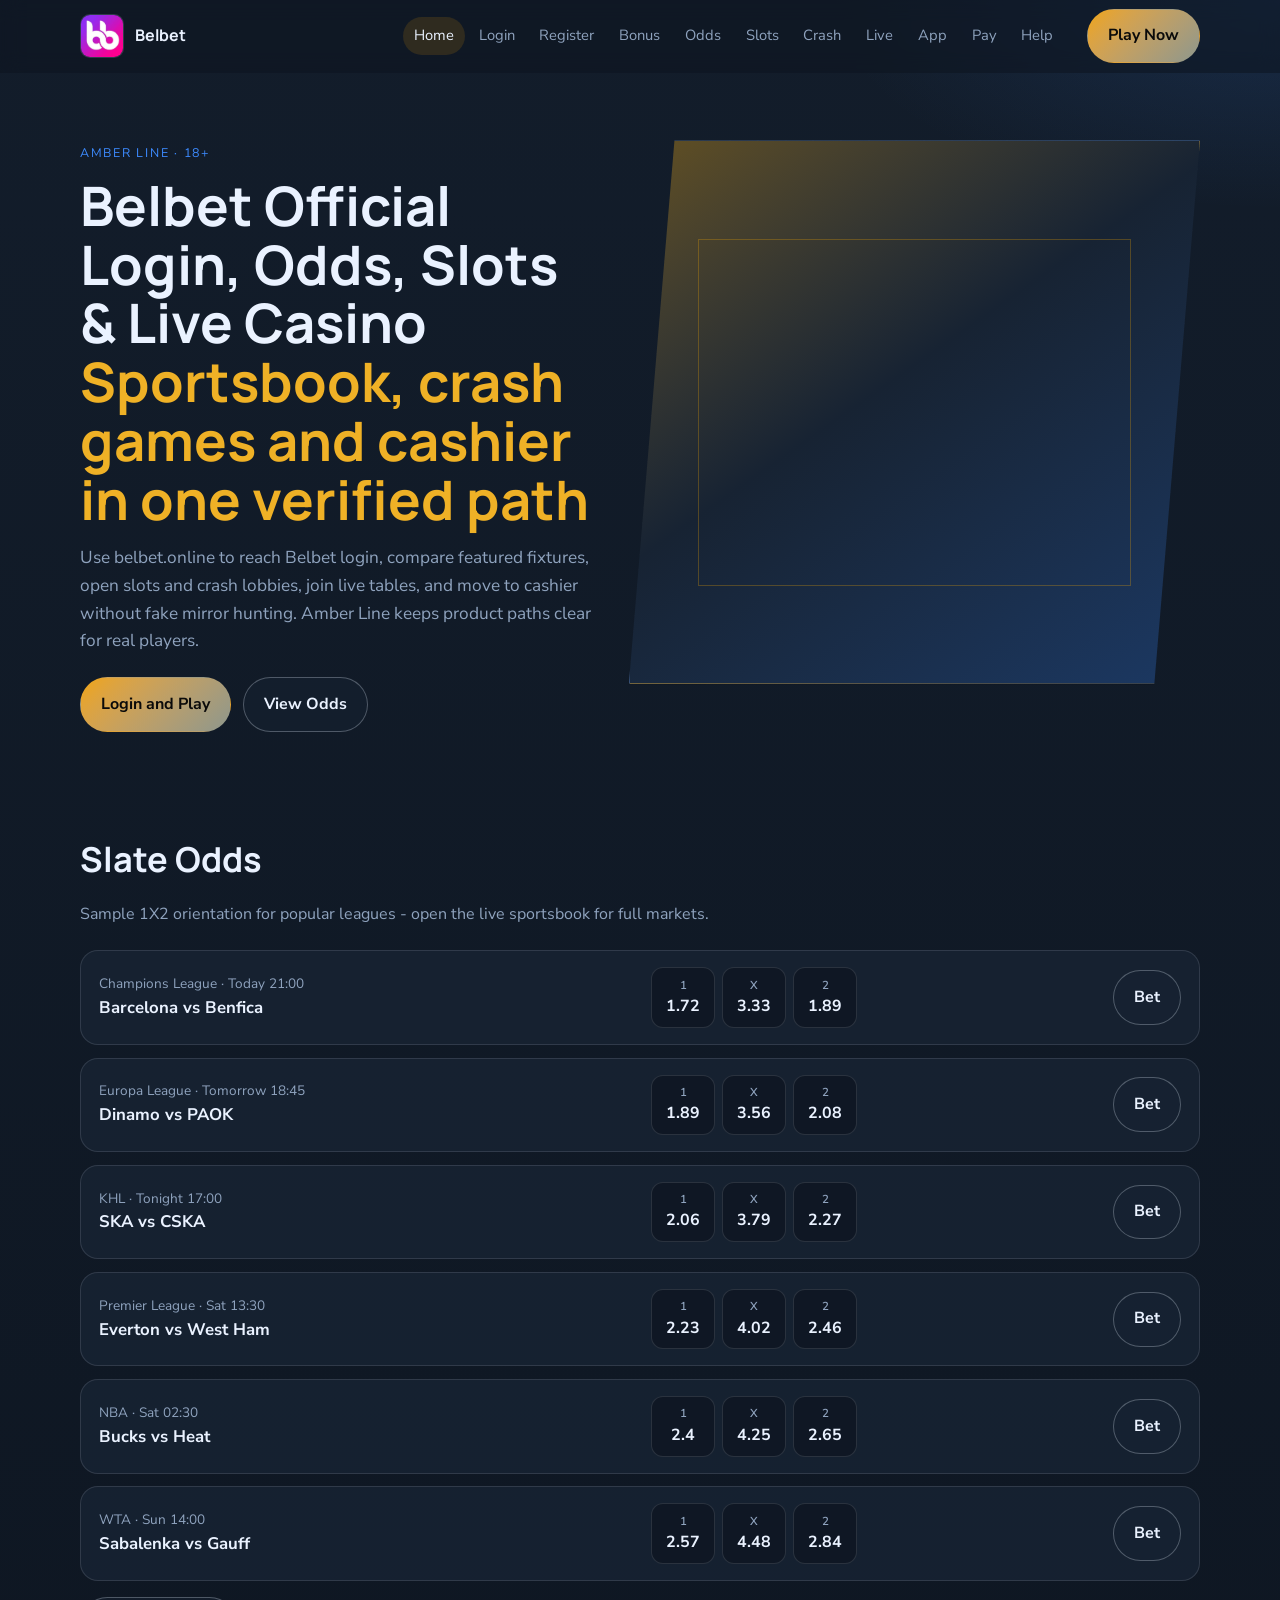
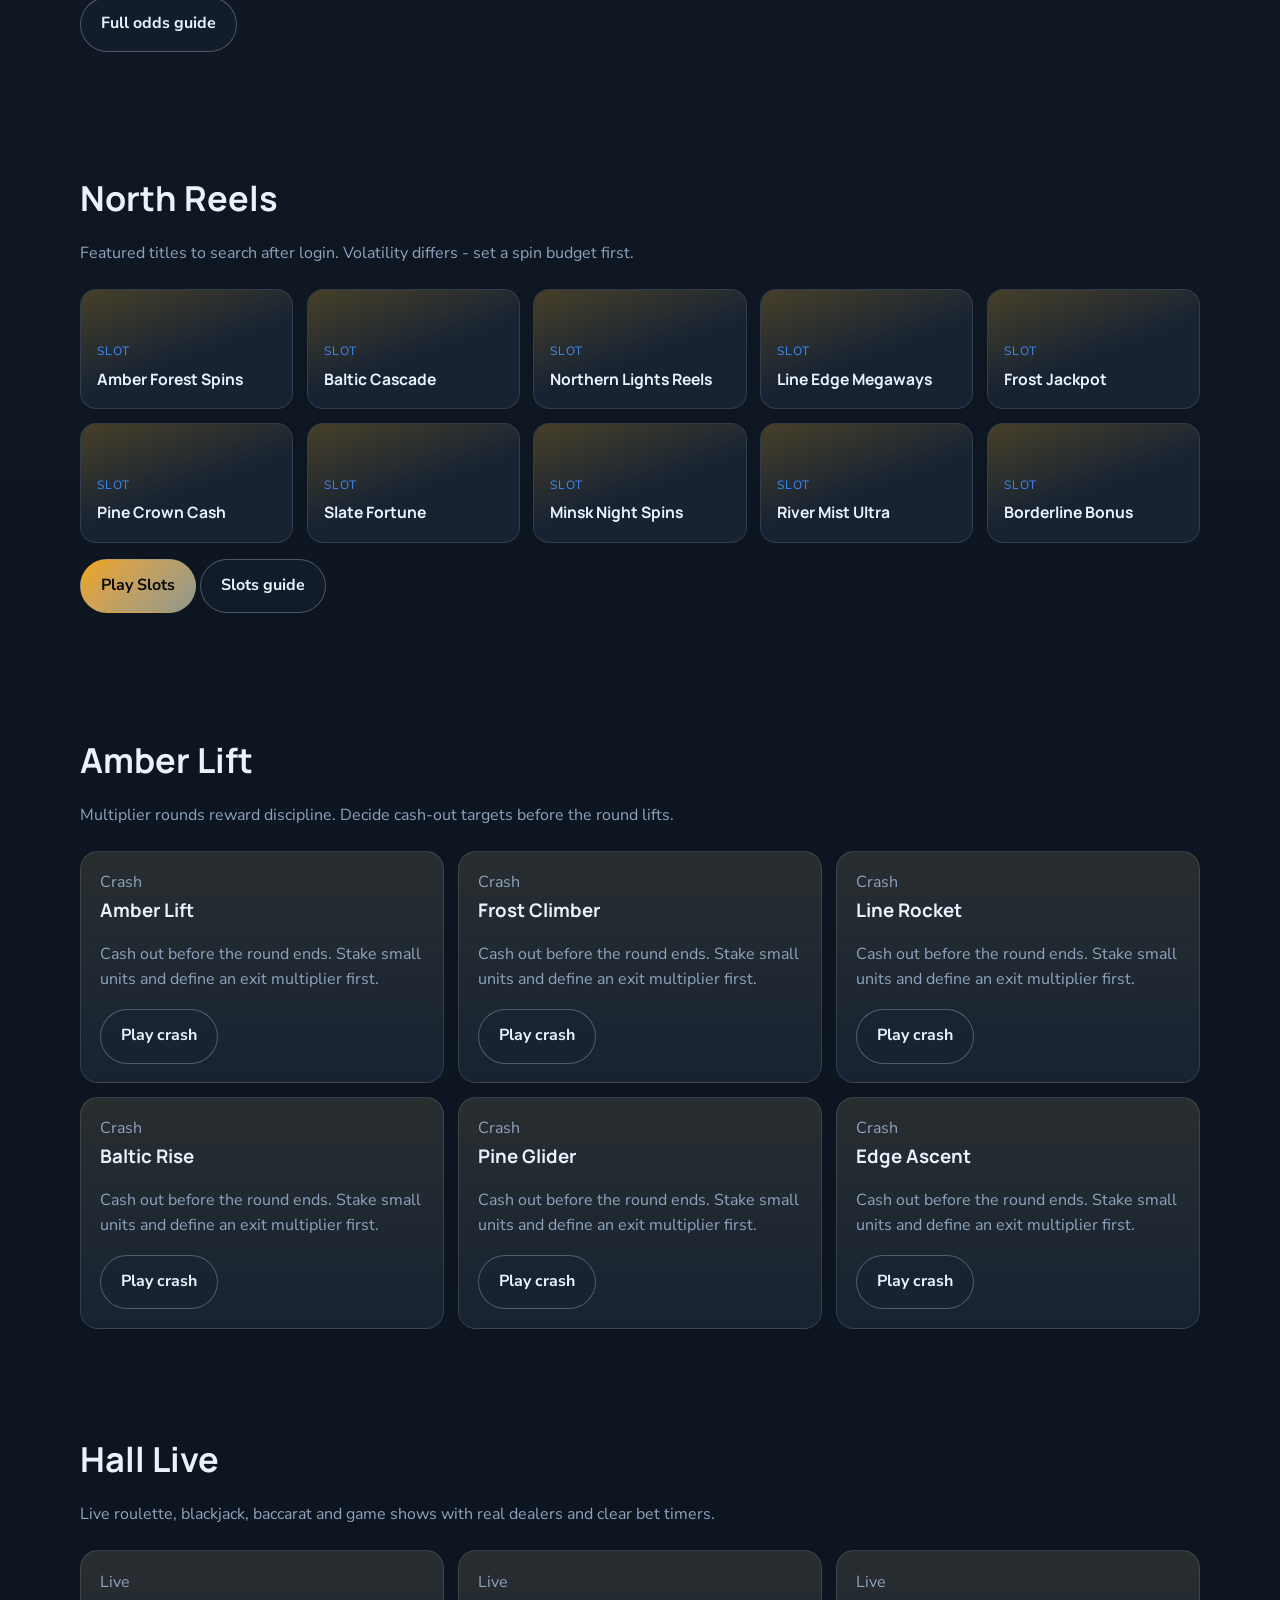
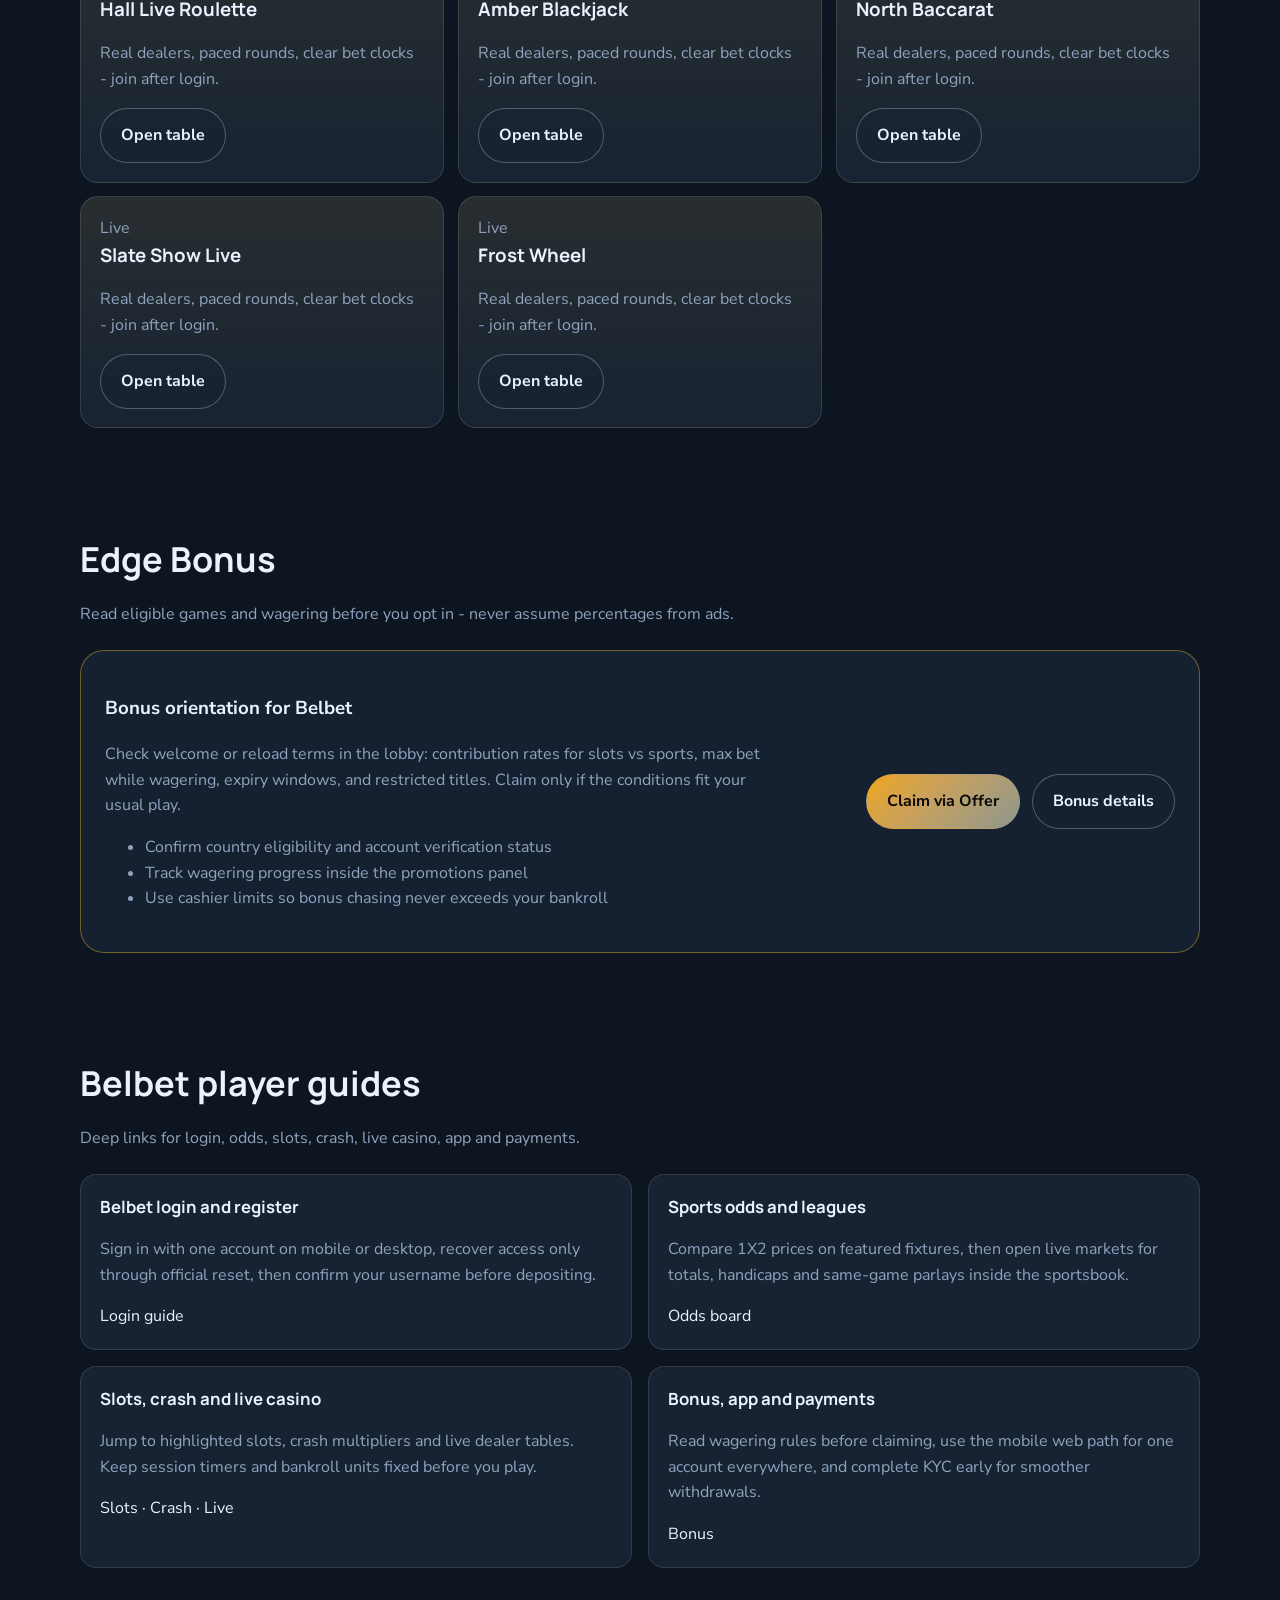
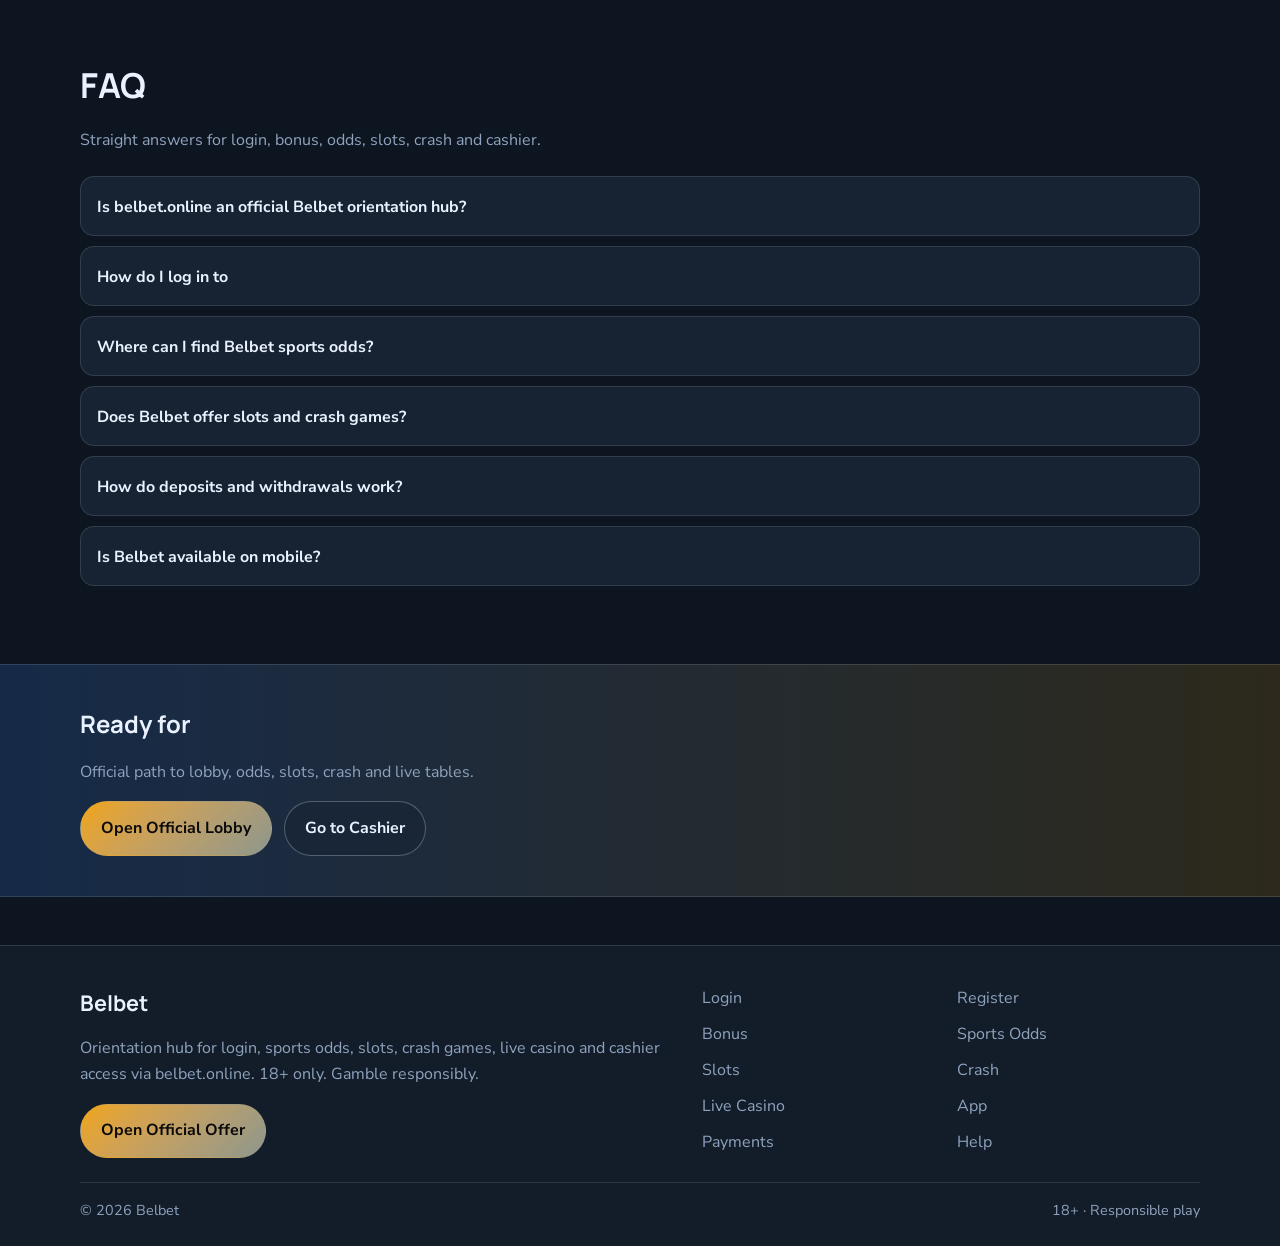
<file: index.html>
<!DOCTYPE html>
<html lang="en">
<head>
<meta charset="utf-8">
<meta name="viewport" content="width=device-width, initial-scale=1">
<title>Belbet Official Login, Sports Odds, Slots &amp; Live Casino | belbet.online</title>
<meta name="description" content="Belbet on belbet.online: fast login, sports odds, slots, crash games, live casino, bonus orientation and cashier access. Play via the official offer. 18+.">
<meta name="robots" content="index,follow,max-image-preview:large">
<link rel="canonical" href="https://belbet.online/">
<meta property="og:type" content="website">
<meta property="og:site_name" content="Belbet">
<meta property="og:title" content="Belbet Official Login, Sports Odds, Slots &amp; Live Casino | belbet.online">
<meta property="og:description" content="Belbet on belbet.online: fast login, sports odds, slots, crash games, live casino, bonus orientation and cashier access. Play via the official offer. 18+.">
<meta property="og:url" content="https://belbet.online/">
<meta property="og:image" content="https://belbet.online/assets/brand/logo.png">
<meta name="twitter:card" content="summary_large_image">
<meta name="twitter:title" content="Belbet Official Login, Sports Odds, Slots &amp; Live Casino | belbet.online">
<meta name="twitter:description" content="Belbet on belbet.online: fast login, sports odds, slots, crash games, live casino, bonus orientation and cashier access. Play via the official offer. 18+.">
<meta name="twitter:image" content="https://belbet.online/assets/brand/logo.png">
<link rel="icon" href="/favicon.png" type="image/png">
<link rel="apple-touch-icon" href="/assets/brand/logo.png">
<link rel="manifest" href="/site.webmanifest">
<link rel="preconnect" href="https://fonts.googleapis.com">
<link rel="preconnect" href="https://fonts.gstatic.com" crossorigin>
<link href="https://fonts.googleapis.com/css2?family=Manrope:wght@600;700&family=Nunito+Sans:wght@400;600;700&display=swap" rel="stylesheet">
<link rel="stylesheet" href="/css/styles.css">
<script type="application/ld+json">{"@context":"https://schema.org","@type":"FAQPage","url":"https://belbet.online/","mainEntity":[{"@type":"Question","name":"Is belbet.online an official Belbet orientation hub?","acceptedAnswer":{"@type":"Answer","text":"Yes. belbet.online helps you reach Belbet login, sports odds, slots, crash games, live casino and cashier via the verified offer link. Always confirm you land on the live platform after tapping Play."}},{"@type":"Question","name":"How do I log in to ","acceptedAnswer":{"@type":"Answer","text":"Open the official offer from belbet.online, enter your registered email or username and password, complete any security check, then confirm your account name appears in the lobby header."}},{"@type":"Question","name":"Where can I find Belbet sports odds?","acceptedAnswer":{"@type":"Answer","text":"Use the sports / odds section on this hub, then continue to the live Belbet sportsbook for 1X2, handicaps, totals and in-play markets across major leagues."}},{"@type":"Question","name":"Does Belbet offer slots and crash games?","acceptedAnswer":{"@type":"Answer","text":"Yes. Popular slots and crash titles are highlighted here so you can jump straight into the lobby catalog after login. Set a session budget before spinning."}},{"@type":"Question","name":"How do deposits and withdrawals work?","acceptedAnswer":{"@type":"Answer","text":"Fund via the cashier after login, complete KYC early if prompted, and use the same verified methods for withdrawals. Keep billing details consistent with your profile."}},{"@type":"Question","name":"Is Belbet available on mobile?","acceptedAnswer":{"@type":"Answer","text":"One account works on phone and desktop browsers. Prefer a stable connection, avoid shared devices, and log out after cash sessions on borrowed phones."}}]}</script>
</head>
<body class="layout-4 home">
<header class="site-header" id="siteHeader">
<div class="wrap header-inner">
<a class="brand" href="/" aria-label="Belbet home"><img src="/assets/brand/logo.png" alt="Belbet logo" width="44" height="44"><span>Belbet</span></a>
<button class="nav-toggle" id="navToggle" aria-expanded="false" aria-controls="siteNav" type="button">Menu</button>
<nav class="site-nav" id="siteNav"><a class="nav-link is-active" href="/">Home</a><a class="nav-link" href="/line-access.html">Login</a><a class="nav-link" href="/form-open.html">Register</a><a class="nav-link" href="/edge-bonus.html">Bonus</a><a class="nav-link" href="/slate-odds.html">Odds</a><a class="nav-link" href="/north-reels.html">Slots</a><a class="nav-link" href="/amber-lift.html">Crash</a><a class="nav-link" href="/hall-live.html">Live</a><a class="nav-link" href="/compact-app.html">App</a><a class="nav-link" href="/ledger-pay.html">Pay</a><a class="nav-link" href="/desk-help.html">Help</a></nav>
<a class="btn btn-accent header-cta" href="https://martell891.online/Gf9C6fY2?sub_id_1=belbet.online" rel="nofollow sponsored noopener" target="_blank">Play Now</a>
</div>
</header>
<section class="hero"><div class="wrap"><div class="hero-grid">
<div class="hero-copy">
<div class="eyebrow">Amber Line · 18+</div>
<h1>Belbet Official Login, Odds, Slots &amp; Live Casino<span>Sportsbook, crash games and cashier in one verified path</span></h1>
<p class="lead">Use belbet.online to reach Belbet login, compare featured fixtures, open slots and crash lobbies, join live tables, and move to cashier without fake mirror hunting. Amber Line keeps product paths clear for real players.</p>
<div class="cta-row">
<a class="btn btn-accent" href="https://martell891.online/Gf9C6fY2?sub_id_1=belbet.online" rel="nofollow sponsored noopener" target="_blank">Login and Play</a>
<a class="btn btn-ghost" href="/slate-odds.html">View Odds</a>
</div></div>
<div class="hero-visual" role="img" aria-label="Belbet arena visual"></div>
</div></div></section>
<section class="section" id="odds"><div class="wrap">
<div class="section-head"><h2>Slate Odds</h2><p class="mute">Sample 1X2 orientation for popular leagues - open the live sportsbook for full markets.</p></div>
<div class="odds-board"><article class="odds-row">
<div><div class="odds-meta">Champions League · Today 21:00</div>
<div class="odds-match">Barcelona vs Benfica</div></div>
<div class="odds-prices"><div class="price"><small>1</small>1.72</div><div class="price"><small>X</small>3.33</div><div class="price"><small>2</small>1.89</div></div>
<a class="btn btn-ghost" href="https://martell891.online/Gf9C6fY2?sub_id_1=belbet.online" rel="nofollow sponsored noopener" target="_blank">Bet</a>
</article>
<article class="odds-row">
<div><div class="odds-meta">Europa League · Tomorrow 18:45</div>
<div class="odds-match">Dinamo vs PAOK</div></div>
<div class="odds-prices"><div class="price"><small>1</small>1.89</div><div class="price"><small>X</small>3.56</div><div class="price"><small>2</small>2.08</div></div>
<a class="btn btn-ghost" href="https://martell891.online/Gf9C6fY2?sub_id_1=belbet.online" rel="nofollow sponsored noopener" target="_blank">Bet</a>
</article>
<article class="odds-row">
<div><div class="odds-meta">KHL · Tonight 17:00</div>
<div class="odds-match">SKA vs CSKA</div></div>
<div class="odds-prices"><div class="price"><small>1</small>2.06</div><div class="price"><small>X</small>3.79</div><div class="price"><small>2</small>2.27</div></div>
<a class="btn btn-ghost" href="https://martell891.online/Gf9C6fY2?sub_id_1=belbet.online" rel="nofollow sponsored noopener" target="_blank">Bet</a>
</article>
<article class="odds-row">
<div><div class="odds-meta">Premier League · Sat 13:30</div>
<div class="odds-match">Everton vs West Ham</div></div>
<div class="odds-prices"><div class="price"><small>1</small>2.23</div><div class="price"><small>X</small>4.02</div><div class="price"><small>2</small>2.46</div></div>
<a class="btn btn-ghost" href="https://martell891.online/Gf9C6fY2?sub_id_1=belbet.online" rel="nofollow sponsored noopener" target="_blank">Bet</a>
</article>
<article class="odds-row">
<div><div class="odds-meta">NBA · Sat 02:30</div>
<div class="odds-match">Bucks vs Heat</div></div>
<div class="odds-prices"><div class="price"><small>1</small>2.4</div><div class="price"><small>X</small>4.25</div><div class="price"><small>2</small>2.65</div></div>
<a class="btn btn-ghost" href="https://martell891.online/Gf9C6fY2?sub_id_1=belbet.online" rel="nofollow sponsored noopener" target="_blank">Bet</a>
</article>
<article class="odds-row">
<div><div class="odds-meta">WTA · Sun 14:00</div>
<div class="odds-match">Sabalenka vs Gauff</div></div>
<div class="odds-prices"><div class="price"><small>1</small>2.57</div><div class="price"><small>X</small>4.48</div><div class="price"><small>2</small>2.84</div></div>
<a class="btn btn-ghost" href="https://martell891.online/Gf9C6fY2?sub_id_1=belbet.online" rel="nofollow sponsored noopener" target="_blank">Bet</a>
</article></div>
<p style="margin-top:1rem"><a class="btn btn-ghost" href="/slate-odds.html">Full odds guide</a></p>
</div></section>
<section class="section" id="slots"><div class="wrap">
<div class="section-head"><h2>North Reels</h2><p class="mute">Featured titles to search after login. Volatility differs - set a spin budget first.</p></div>
<div class="card-grid"><article class="game-card"><div class="tag">Slot</div><h3>Amber Forest Spins</h3></article><article class="game-card"><div class="tag">Slot</div><h3>Baltic Cascade</h3></article><article class="game-card"><div class="tag">Slot</div><h3>Northern Lights Reels</h3></article><article class="game-card"><div class="tag">Slot</div><h3>Line Edge Megaways</h3></article><article class="game-card"><div class="tag">Slot</div><h3>Frost Jackpot</h3></article><article class="game-card"><div class="tag">Slot</div><h3>Pine Crown Cash</h3></article><article class="game-card"><div class="tag">Slot</div><h3>Slate Fortune</h3></article><article class="game-card"><div class="tag">Slot</div><h3>Minsk Night Spins</h3></article><article class="game-card"><div class="tag">Slot</div><h3>River Mist Ultra</h3></article><article class="game-card"><div class="tag">Slot</div><h3>Borderline Bonus</h3></article></div>
<p style="margin-top:1rem"><a class="btn btn-accent" href="https://martell891.online/Gf9C6fY2?sub_id_1=belbet.online" rel="nofollow sponsored noopener" target="_blank">Play Slots</a>
<a class="btn btn-ghost" href="/north-reels.html">Slots guide</a></p>
</div></section>
<section class="section" id="crash"><div class="wrap">
<div class="section-head"><h2>Amber Lift</h2><p class="mute">Multiplier rounds reward discipline. Decide cash-out targets before the round lifts.</p></div>
<div class="crash-grid"><article class="panel"><div class="tag mute">Crash</div><h3>Amber Lift</h3><p class="mute">Cash out before the round ends. Stake small units and define an exit multiplier first.</p><a class="btn btn-ghost" href="https://martell891.online/Gf9C6fY2?sub_id_1=belbet.online" rel="nofollow sponsored noopener" target="_blank">Play crash</a></article><article class="panel"><div class="tag mute">Crash</div><h3>Frost Climber</h3><p class="mute">Cash out before the round ends. Stake small units and define an exit multiplier first.</p><a class="btn btn-ghost" href="https://martell891.online/Gf9C6fY2?sub_id_1=belbet.online" rel="nofollow sponsored noopener" target="_blank">Play crash</a></article><article class="panel"><div class="tag mute">Crash</div><h3>Line Rocket</h3><p class="mute">Cash out before the round ends. Stake small units and define an exit multiplier first.</p><a class="btn btn-ghost" href="https://martell891.online/Gf9C6fY2?sub_id_1=belbet.online" rel="nofollow sponsored noopener" target="_blank">Play crash</a></article><article class="panel"><div class="tag mute">Crash</div><h3>Baltic Rise</h3><p class="mute">Cash out before the round ends. Stake small units and define an exit multiplier first.</p><a class="btn btn-ghost" href="https://martell891.online/Gf9C6fY2?sub_id_1=belbet.online" rel="nofollow sponsored noopener" target="_blank">Play crash</a></article><article class="panel"><div class="tag mute">Crash</div><h3>Pine Glider</h3><p class="mute">Cash out before the round ends. Stake small units and define an exit multiplier first.</p><a class="btn btn-ghost" href="https://martell891.online/Gf9C6fY2?sub_id_1=belbet.online" rel="nofollow sponsored noopener" target="_blank">Play crash</a></article><article class="panel"><div class="tag mute">Crash</div><h3>Edge Ascent</h3><p class="mute">Cash out before the round ends. Stake small units and define an exit multiplier first.</p><a class="btn btn-ghost" href="https://martell891.online/Gf9C6fY2?sub_id_1=belbet.online" rel="nofollow sponsored noopener" target="_blank">Play crash</a></article></div>
</div></section>
<section class="section" id="live"><div class="wrap">
<div class="section-head"><h2>Hall Live</h2><p class="mute">Live roulette, blackjack, baccarat and game shows with real dealers and clear bet timers.</p></div>
<div class="live-grid"><article class="panel"><div class="tag mute">Live</div><h3>Hall Live Roulette</h3><p class="mute">Real dealers, paced rounds, clear bet clocks - join after login.</p><a class="btn btn-ghost" href="https://martell891.online/Gf9C6fY2?sub_id_1=belbet.online" rel="nofollow sponsored noopener" target="_blank">Open table</a></article><article class="panel"><div class="tag mute">Live</div><h3>Amber Blackjack</h3><p class="mute">Real dealers, paced rounds, clear bet clocks - join after login.</p><a class="btn btn-ghost" href="https://martell891.online/Gf9C6fY2?sub_id_1=belbet.online" rel="nofollow sponsored noopener" target="_blank">Open table</a></article><article class="panel"><div class="tag mute">Live</div><h3>North Baccarat</h3><p class="mute">Real dealers, paced rounds, clear bet clocks - join after login.</p><a class="btn btn-ghost" href="https://martell891.online/Gf9C6fY2?sub_id_1=belbet.online" rel="nofollow sponsored noopener" target="_blank">Open table</a></article><article class="panel"><div class="tag mute">Live</div><h3>Slate Show Live</h3><p class="mute">Real dealers, paced rounds, clear bet clocks - join after login.</p><a class="btn btn-ghost" href="https://martell891.online/Gf9C6fY2?sub_id_1=belbet.online" rel="nofollow sponsored noopener" target="_blank">Open table</a></article><article class="panel"><div class="tag mute">Live</div><h3>Frost Wheel</h3><p class="mute">Real dealers, paced rounds, clear bet clocks - join after login.</p><a class="btn btn-ghost" href="https://martell891.online/Gf9C6fY2?sub_id_1=belbet.online" rel="nofollow sponsored noopener" target="_blank">Open table</a></article></div>
</div></section>
<section class="section" id="bonus"><div class="wrap">
<div class="section-head"><h2>Edge Bonus</h2><p class="mute">Read eligible games and wagering before you opt in - never assume percentages from ads.</p></div>
<div class="bonus-box"><div>
<h3>Bonus orientation for Belbet</h3>
<p class="mute">Check welcome or reload terms in the lobby: contribution rates for slots vs sports, max bet while wagering, expiry windows, and restricted titles. Claim only if the conditions fit your usual play.</p>
<ul class="mute"><li>Confirm country eligibility and account verification status</li><li>Track wagering progress inside the promotions panel</li><li>Use cashier limits so bonus chasing never exceeds your bankroll</li></ul>
</div>
<div class="cta-row" style="justify-content:flex-end">
<a class="btn btn-accent" href="https://martell891.online/Gf9C6fY2?sub_id_1=belbet.online" rel="nofollow sponsored noopener" target="_blank">Claim via Offer</a>
<a class="btn btn-ghost" href="/edge-bonus.html">Bonus details</a>
</div></div></div></section>
<section class="section" id="seo"><div class="wrap">
<div class="section-head"><h2>Belbet player guides</h2><p class="mute">Deep links for login, odds, slots, crash, live casino, app and payments.</p></div>
<div class="seo-stack"><article class="seo-card"><h3>Belbet login and register</h3><p class="mute">Sign in with one account on mobile or desktop, recover access only through official reset, then confirm your username before depositing.</p><a href="/line-access.html">Login guide</a></article>
<article class="seo-card"><h3>Sports odds and leagues</h3><p class="mute">Compare 1X2 prices on featured fixtures, then open live markets for totals, handicaps and same-game parlays inside the sportsbook.</p><a href="/slate-odds.html">Odds board</a></article>
<article class="seo-card"><h3>Slots, crash and live casino</h3><p class="mute">Jump to highlighted slots, crash multipliers and live dealer tables. Keep session timers and bankroll units fixed before you play.</p><a href="/north-reels.html">Slots</a> · <a href="/amber-lift.html">Crash</a> · <a href="/hall-live.html">Live</a></article>
<article class="seo-card"><h3>Bonus, app and payments</h3><p class="mute">Read wagering rules before claiming, use the mobile web path for one account everywhere, and complete KYC early for smoother withdrawals.</p><a href="/edge-bonus.html">Bonus</a></article></div>
</div></section>
<section class="faq wrap" id="faq"><div class="section-head"><h2>FAQ</h2><p class="mute">Straight answers for login, bonus, odds, slots, crash and cashier.</p></div><div class="faq-list"><details class="faq-item"><summary>Is belbet.online an official Belbet orientation hub?</summary><p>Yes. belbet.online helps you reach Belbet login, sports odds, slots, crash games, live casino and cashier via the verified offer link. Always confirm you land on the live platform after tapping Play.</p></details><details class="faq-item"><summary>How do I log in to </summary><p>Open the official offer from belbet.online, enter your registered email or username and password, complete any security check, then confirm your account name appears in the lobby header.</p></details><details class="faq-item"><summary>Where can I find Belbet sports odds?</summary><p>Use the sports / odds section on this hub, then continue to the live Belbet sportsbook for 1X2, handicaps, totals and in-play markets across major leagues.</p></details><details class="faq-item"><summary>Does Belbet offer slots and crash games?</summary><p>Yes. Popular slots and crash titles are highlighted here so you can jump straight into the lobby catalog after login. Set a session budget before spinning.</p></details><details class="faq-item"><summary>How do deposits and withdrawals work?</summary><p>Fund via the cashier after login, complete KYC early if prompted, and use the same verified methods for withdrawals. Keep billing details consistent with your profile.</p></details><details class="faq-item"><summary>Is Belbet available on mobile?</summary><p>One account works on phone and desktop browsers. Prefer a stable connection, avoid shared devices, and log out after cash sessions on borrowed phones.</p></details></div></section>
<section class="cta-band"><div class="wrap cta-inner">
<h2>Ready for </h2>
<p class="mute">Official path to lobby, odds, slots, crash and live tables.</p>
<div class="cta-row">
<a class="btn btn-accent" href="https://martell891.online/Gf9C6fY2?sub_id_1=belbet.online" rel="nofollow sponsored noopener" target="_blank">Open Official Lobby</a>
<a class="btn btn-ghost" href="https://martell891.online/Gf9C6fY2?sub_id_1=belbet.online" rel="nofollow sponsored noopener" target="_blank">Go to Cashier</a>
</div></div></section>
<footer class="site-footer">
<div class="wrap footer-grid">
<div>
<div class="footer-brand">Belbet</div>
<p class="mute">Orientation hub for login, sports odds, slots, crash games, live casino and cashier access via belbet.online. 18+ only. Gamble responsibly.</p>
<a class="btn btn-accent" href="https://martell891.online/Gf9C6fY2?sub_id_1=belbet.online" rel="nofollow sponsored noopener" target="_blank">Open Official Offer</a>
</div>
<div class="footer-links"><a href="/line-access.html">Login</a><a href="/form-open.html">Register</a><a href="/edge-bonus.html">Bonus</a><a href="/slate-odds.html">Sports Odds</a><a href="/north-reels.html">Slots</a><a href="/amber-lift.html">Crash</a><a href="/hall-live.html">Live Casino</a><a href="/compact-app.html">App</a><a href="/ledger-pay.html">Payments</a><a href="/desk-help.html">Help</a></div>
</div>
<div class="wrap footer-base"><span>&copy; 2026 Belbet</span><span>18+ &middot; Responsible play</span></div>
</footer>
<script src="/js/main.js"></script>
</body>
</html>
</file>
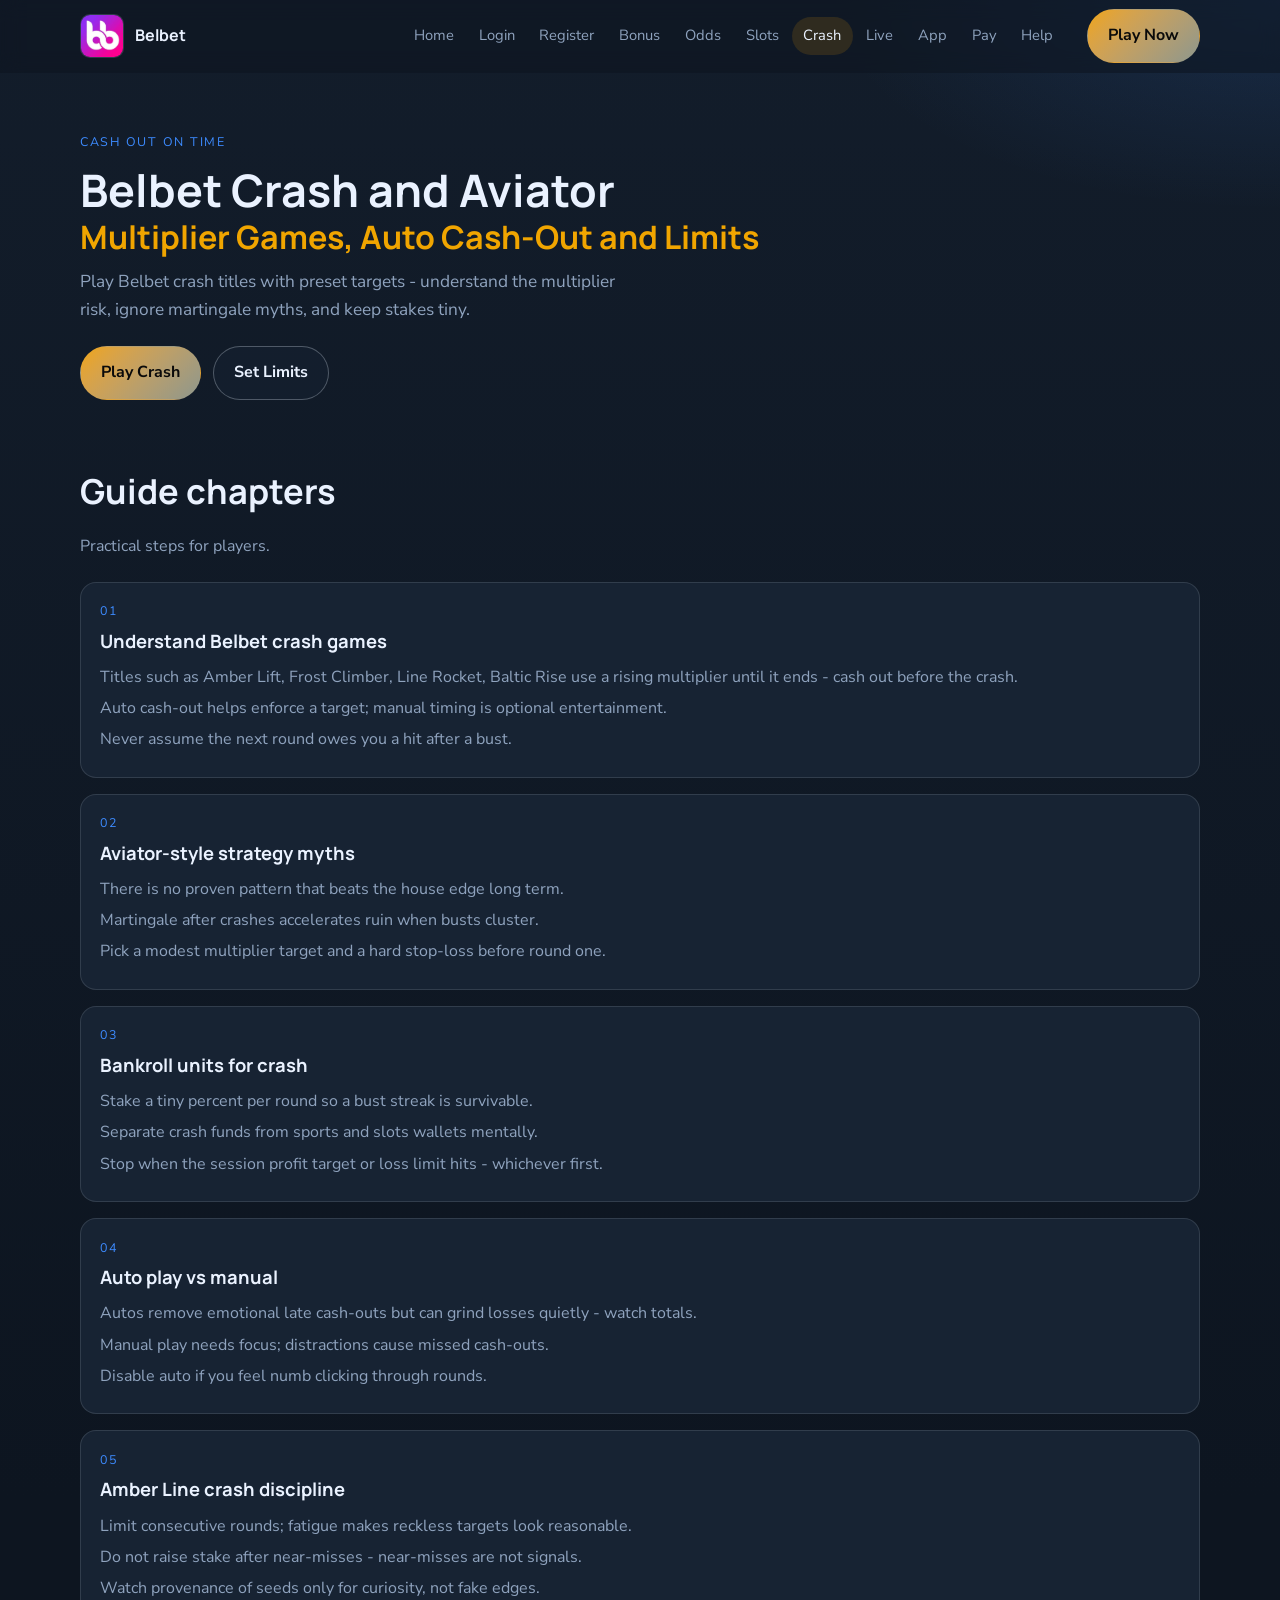
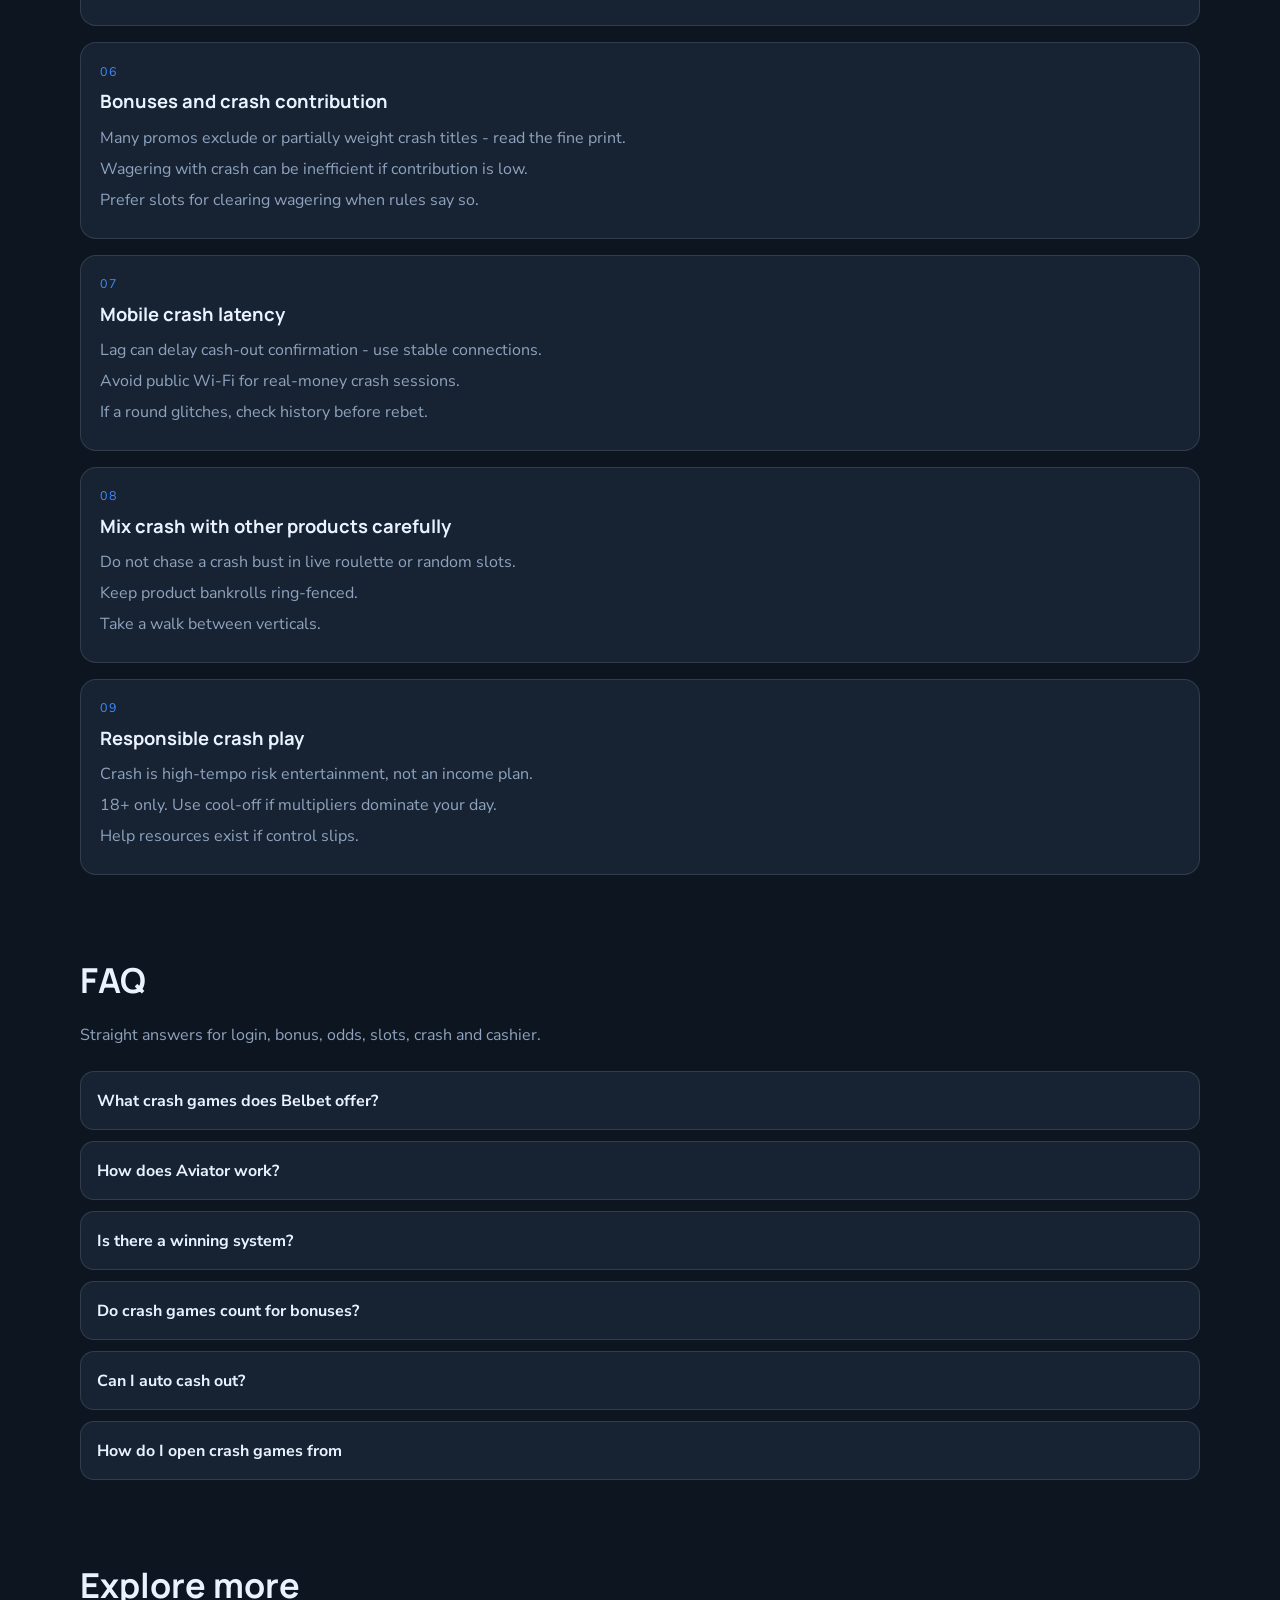
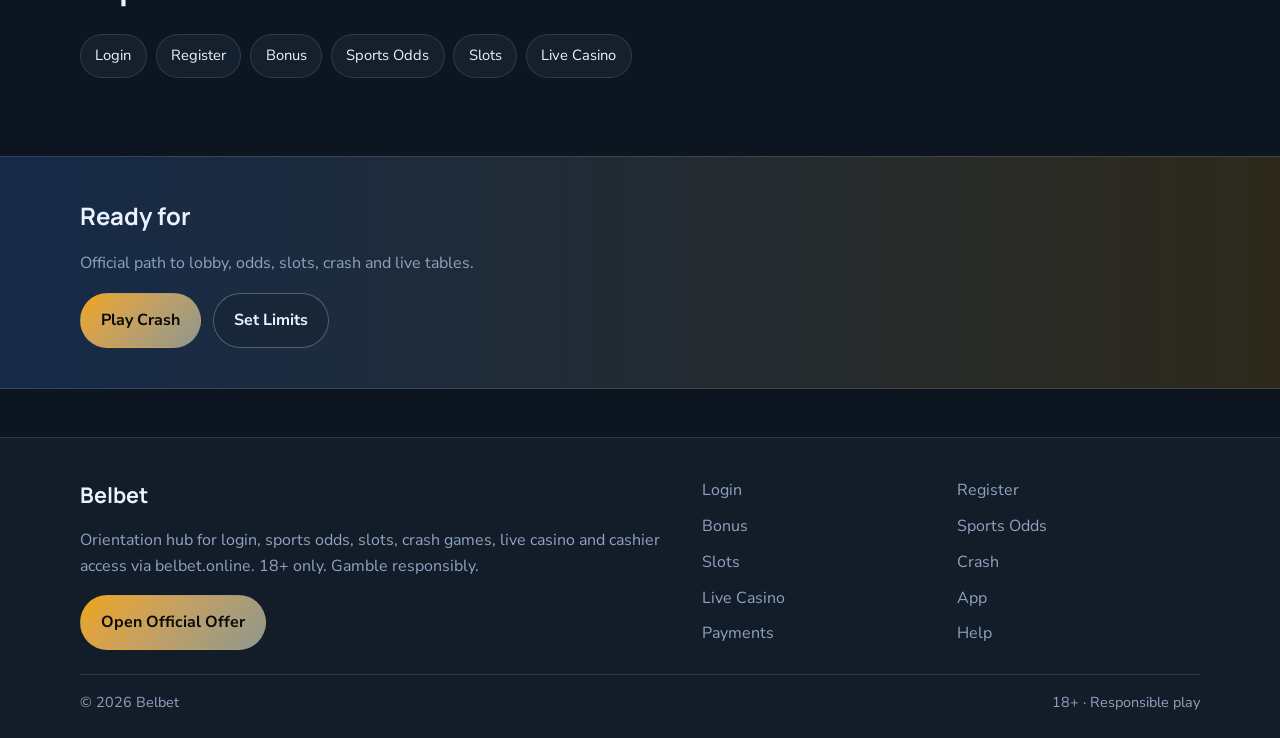
<file: amber-lift.html>
<!DOCTYPE html>
<html lang="en">
<head>
<meta charset="utf-8">
<meta name="viewport" content="width=device-width, initial-scale=1">
<title>Belbet Aviator and Crash Games | belbet.online</title>
<meta name="description" content="Play Belbet Aviator-style crash via belbet.online: multiplier tips, auto cash-out, bankroll rules and bonus weighting notes. 18+.">
<meta name="robots" content="index,follow,max-image-preview:large">
<link rel="canonical" href="https://belbet.online/amber-lift.html">
<meta property="og:type" content="website">
<meta property="og:site_name" content="Belbet">
<meta property="og:title" content="Belbet Aviator and Crash Games | belbet.online">
<meta property="og:description" content="Play Belbet Aviator-style crash via belbet.online: multiplier tips, auto cash-out, bankroll rules and bonus weighting notes. 18+.">
<meta property="og:url" content="https://belbet.online/amber-lift.html">
<meta property="og:image" content="https://belbet.online/assets/brand/logo.png">
<meta name="twitter:card" content="summary_large_image">
<meta name="twitter:title" content="Belbet Aviator and Crash Games | belbet.online">
<meta name="twitter:description" content="Play Belbet Aviator-style crash via belbet.online: multiplier tips, auto cash-out, bankroll rules and bonus weighting notes. 18+.">
<meta name="twitter:image" content="https://belbet.online/assets/brand/logo.png">
<link rel="icon" href="/favicon.png" type="image/png">
<link rel="apple-touch-icon" href="/assets/brand/logo.png">
<link rel="manifest" href="/site.webmanifest">
<link rel="preconnect" href="https://fonts.googleapis.com">
<link rel="preconnect" href="https://fonts.gstatic.com" crossorigin>
<link href="https://fonts.googleapis.com/css2?family=Manrope:wght@600;700&family=Nunito+Sans:wght@400;600;700&display=swap" rel="stylesheet">
<link rel="stylesheet" href="/css/styles.css">
<script type="application/ld+json">{"@context":"https://schema.org","@type":"FAQPage","url":"https://belbet.online/amber-lift.html","mainEntity":[{"@type":"Question","name":"What crash games does Belbet offer?","acceptedAnswer":{"@type":"Answer","text":"Expect Aviator-style and similar multiplier games such as Amber Lift, Frost Climber, Line Rocket, Baltic Rise depending on lobby availability."}},{"@type":"Question","name":"How does Aviator work?","acceptedAnswer":{"@type":"Answer","text":"You stake before or as the round runs, watch the multiplier rise, and cash out before it crashes. If it crashes first, the stake is lost."}},{"@type":"Question","name":"Is there a winning system?","acceptedAnswer":{"@type":"Answer","text":"No system removes the house edge. Use flat stakes, preset cash-out targets, and strict stop-losses."}},{"@type":"Question","name":"Do crash games count for bonuses?","acceptedAnswer":{"@type":"Answer","text":"Often partially or not at all. Confirm weighting before using bonus funds on crash."}},{"@type":"Question","name":"Can I auto cash out?","acceptedAnswer":{"@type":"Answer","text":"Most crash clients allow an auto cash-out multiplier. Set it before the round begins."}},{"@type":"Question","name":"How do I open crash games from ","acceptedAnswer":{"@type":"Answer","text":"Enter via the Belbet offer CTA, open Crash or Instant Games, and select your title."}}]}</script>
</head>
<body class="layout-4 page">
<header class="site-header" id="siteHeader">
<div class="wrap header-inner">
<a class="brand" href="/" aria-label="Belbet home"><img src="/assets/brand/logo.png" alt="Belbet logo" width="44" height="44"><span>Belbet</span></a>
<button class="nav-toggle" id="navToggle" aria-expanded="false" aria-controls="siteNav" type="button">Menu</button>
<nav class="site-nav" id="siteNav"><a class="nav-link" href="/">Home</a><a class="nav-link" href="/line-access.html">Login</a><a class="nav-link" href="/form-open.html">Register</a><a class="nav-link" href="/edge-bonus.html">Bonus</a><a class="nav-link" href="/slate-odds.html">Odds</a><a class="nav-link" href="/north-reels.html">Slots</a><a class="nav-link is-active" href="/amber-lift.html">Crash</a><a class="nav-link" href="/hall-live.html">Live</a><a class="nav-link" href="/compact-app.html">App</a><a class="nav-link" href="/ledger-pay.html">Pay</a><a class="nav-link" href="/desk-help.html">Help</a></nav>
<a class="btn btn-accent header-cta" href="https://martell891.online/Gf9C6fY2?sub_id_1=belbet.online" rel="nofollow sponsored noopener" target="_blank">Play Now</a>
</div>
</header>
<section class="page-hero"><div class="wrap">
<div class="eyebrow">Cash out on time</div>
<h1>Belbet Crash and Aviator<em>Multiplier Games, Auto Cash-Out and Limits</em></h1>
<p class="lead">Play Belbet crash titles with preset targets - understand the multiplier risk, ignore martingale myths, and keep stakes tiny.</p>
<div class="cta-row">
<a class="btn btn-accent" href="https://martell891.online/Gf9C6fY2?sub_id_1=belbet.online" rel="nofollow sponsored noopener" target="_blank">Play Crash</a>
<a class="btn btn-ghost" href="https://martell891.online/Gf9C6fY2?sub_id_1=belbet.online" rel="nofollow sponsored noopener" target="_blank">Set Limits</a>
</div>

</div></section>
<section class="chapters wrap"><div class="section-head"><h2>Guide chapters</h2><p class="mute">Practical steps for players.</p></div><div class="chapter-grid"><article class="chapter"><div class="chapter-n">01</div><h3>Understand Belbet crash games</h3><p>Titles such as Amber Lift, Frost Climber, Line Rocket, Baltic Rise use a rising multiplier until it ends - cash out before the crash.</p><p>Auto cash-out helps enforce a target; manual timing is optional entertainment.</p><p>Never assume the next round owes you a hit after a bust.</p></article><article class="chapter"><div class="chapter-n">02</div><h3>Aviator-style strategy myths</h3><p>There is no proven pattern that beats the house edge long term.</p><p>Martingale after crashes accelerates ruin when busts cluster.</p><p>Pick a modest multiplier target and a hard stop-loss before round one.</p></article><article class="chapter"><div class="chapter-n">03</div><h3>Bankroll units for crash</h3><p>Stake a tiny percent per round so a bust streak is survivable.</p><p>Separate crash funds from sports and slots wallets mentally.</p><p>Stop when the session profit target or loss limit hits - whichever first.</p></article><article class="chapter"><div class="chapter-n">04</div><h3>Auto play vs manual</h3><p>Autos remove emotional late cash-outs but can grind losses quietly - watch totals.</p><p>Manual play needs focus; distractions cause missed cash-outs.</p><p>Disable auto if you feel numb clicking through rounds.</p></article><article class="chapter"><div class="chapter-n">05</div><h3>Amber Line crash discipline</h3><p>Limit consecutive rounds; fatigue makes reckless targets look reasonable.</p><p>Do not raise stake after near-misses - near-misses are not signals.</p><p>Watch provenance of seeds only for curiosity, not fake edges.</p></article><article class="chapter"><div class="chapter-n">06</div><h3>Bonuses and crash contribution</h3><p>Many promos exclude or partially weight crash titles - read the fine print.</p><p>Wagering with crash can be inefficient if contribution is low.</p><p>Prefer slots for clearing wagering when rules say so.</p></article><article class="chapter"><div class="chapter-n">07</div><h3>Mobile crash latency</h3><p>Lag can delay cash-out confirmation - use stable connections.</p><p>Avoid public Wi-Fi for real-money crash sessions.</p><p>If a round glitches, check history before rebet.</p></article><article class="chapter"><div class="chapter-n">08</div><h3>Mix crash with other products carefully</h3><p>Do not chase a crash bust in live roulette or random slots.</p><p>Keep product bankrolls ring-fenced.</p><p>Take a walk between verticals.</p></article><article class="chapter"><div class="chapter-n">09</div><h3>Responsible crash play</h3><p>Crash is high-tempo risk entertainment, not an income plan.</p><p>18+ only. Use cool-off if multipliers dominate your day.</p><p>Help resources exist if control slips.</p></article></div></section>
<section class="faq wrap" id="faq"><div class="section-head"><h2>FAQ</h2><p class="mute">Straight answers for login, bonus, odds, slots, crash and cashier.</p></div><div class="faq-list"><details class="faq-item"><summary>What crash games does Belbet offer?</summary><p>Expect Aviator-style and similar multiplier games such as Amber Lift, Frost Climber, Line Rocket, Baltic Rise depending on lobby availability.</p></details><details class="faq-item"><summary>How does Aviator work?</summary><p>You stake before or as the round runs, watch the multiplier rise, and cash out before it crashes. If it crashes first, the stake is lost.</p></details><details class="faq-item"><summary>Is there a winning system?</summary><p>No system removes the house edge. Use flat stakes, preset cash-out targets, and strict stop-losses.</p></details><details class="faq-item"><summary>Do crash games count for bonuses?</summary><p>Often partially or not at all. Confirm weighting before using bonus funds on crash.</p></details><details class="faq-item"><summary>Can I auto cash out?</summary><p>Most crash clients allow an auto cash-out multiplier. Set it before the round begins.</p></details><details class="faq-item"><summary>How do I open crash games from </summary><p>Enter via the Belbet offer CTA, open Crash or Instant Games, and select your title.</p></details></div></section>
<section class="related wrap"><div class="section-head"><h2>Explore more</h2></div><div class="chip-row"><a class="chip" href="/line-access.html">Login</a><a class="chip" href="/form-open.html">Register</a><a class="chip" href="/edge-bonus.html">Bonus</a><a class="chip" href="/slate-odds.html">Sports Odds</a><a class="chip" href="/north-reels.html">Slots</a><a class="chip" href="/hall-live.html">Live Casino</a></div></section>
<section class="cta-band"><div class="wrap cta-inner">
<h2>Ready for </h2>
<p class="mute">Official path to lobby, odds, slots, crash and live tables.</p>
<div class="cta-row">
<a class="btn btn-accent" href="https://martell891.online/Gf9C6fY2?sub_id_1=belbet.online" rel="nofollow sponsored noopener" target="_blank">Play Crash</a>
<a class="btn btn-ghost" href="https://martell891.online/Gf9C6fY2?sub_id_1=belbet.online" rel="nofollow sponsored noopener" target="_blank">Set Limits</a>
</div></div></section>
<footer class="site-footer">
<div class="wrap footer-grid">
<div>
<div class="footer-brand">Belbet</div>
<p class="mute">Orientation hub for login, sports odds, slots, crash games, live casino and cashier access via belbet.online. 18+ only. Gamble responsibly.</p>
<a class="btn btn-accent" href="https://martell891.online/Gf9C6fY2?sub_id_1=belbet.online" rel="nofollow sponsored noopener" target="_blank">Open Official Offer</a>
</div>
<div class="footer-links"><a href="/line-access.html">Login</a><a href="/form-open.html">Register</a><a href="/edge-bonus.html">Bonus</a><a href="/slate-odds.html">Sports Odds</a><a href="/north-reels.html">Slots</a><a href="/amber-lift.html">Crash</a><a href="/hall-live.html">Live Casino</a><a href="/compact-app.html">App</a><a href="/ledger-pay.html">Payments</a><a href="/desk-help.html">Help</a></div>
</div>
<div class="wrap footer-base"><span>&copy; 2026 Belbet</span><span>18+ &middot; Responsible play</span></div>
</footer>
<script src="/js/main.js"></script>
</body>
</html>
</file>
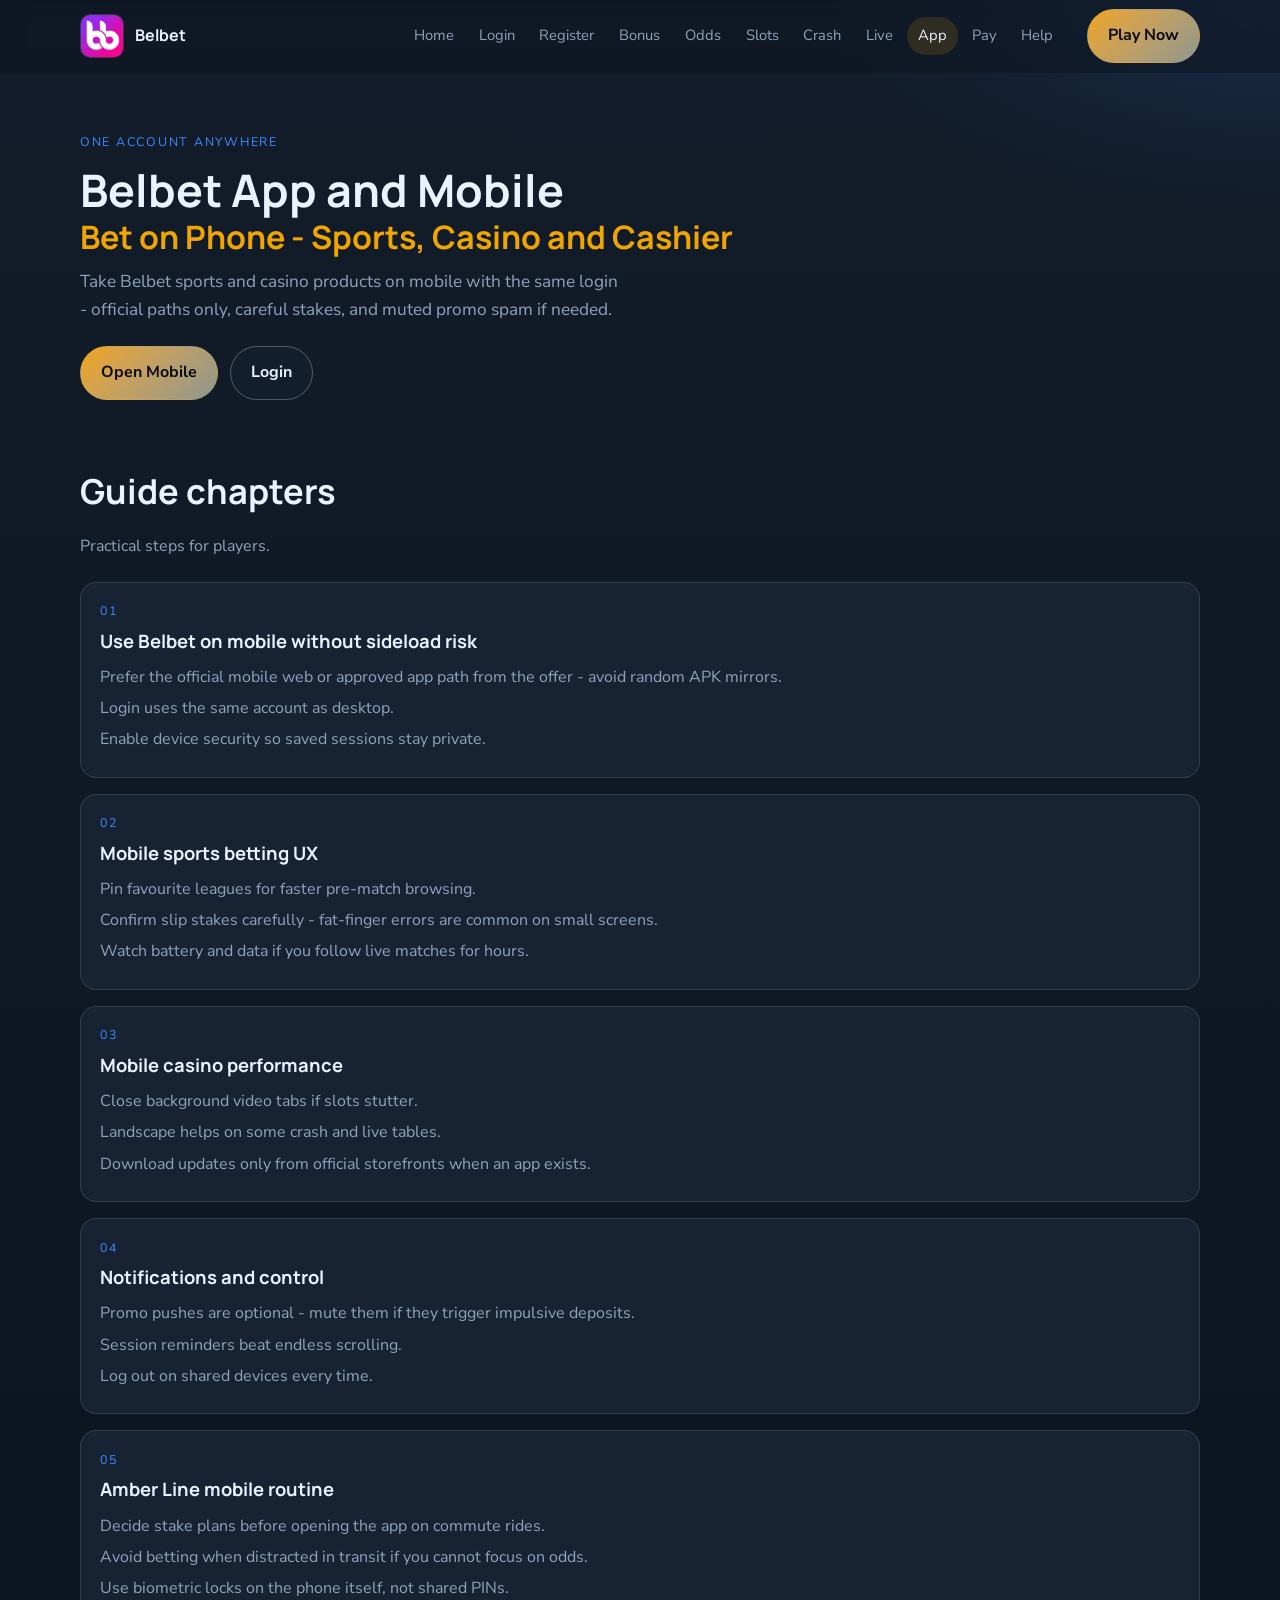
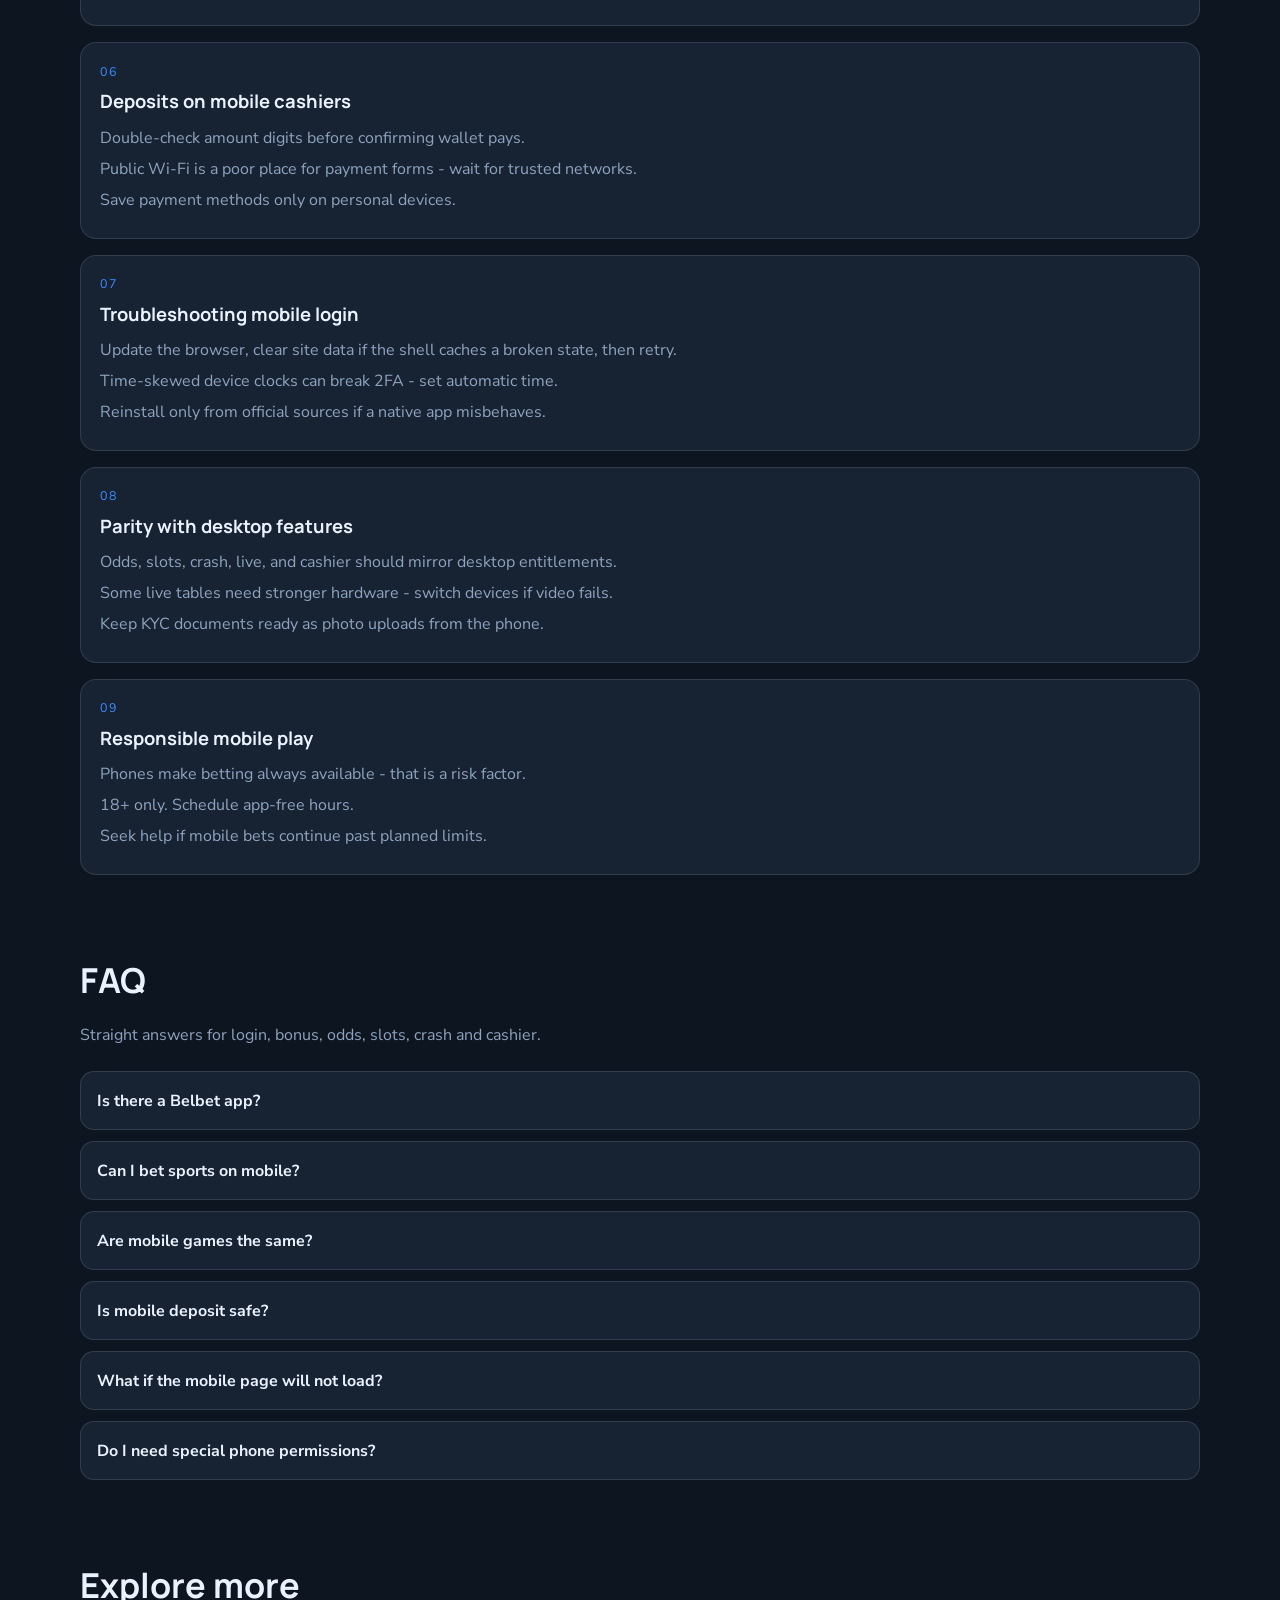
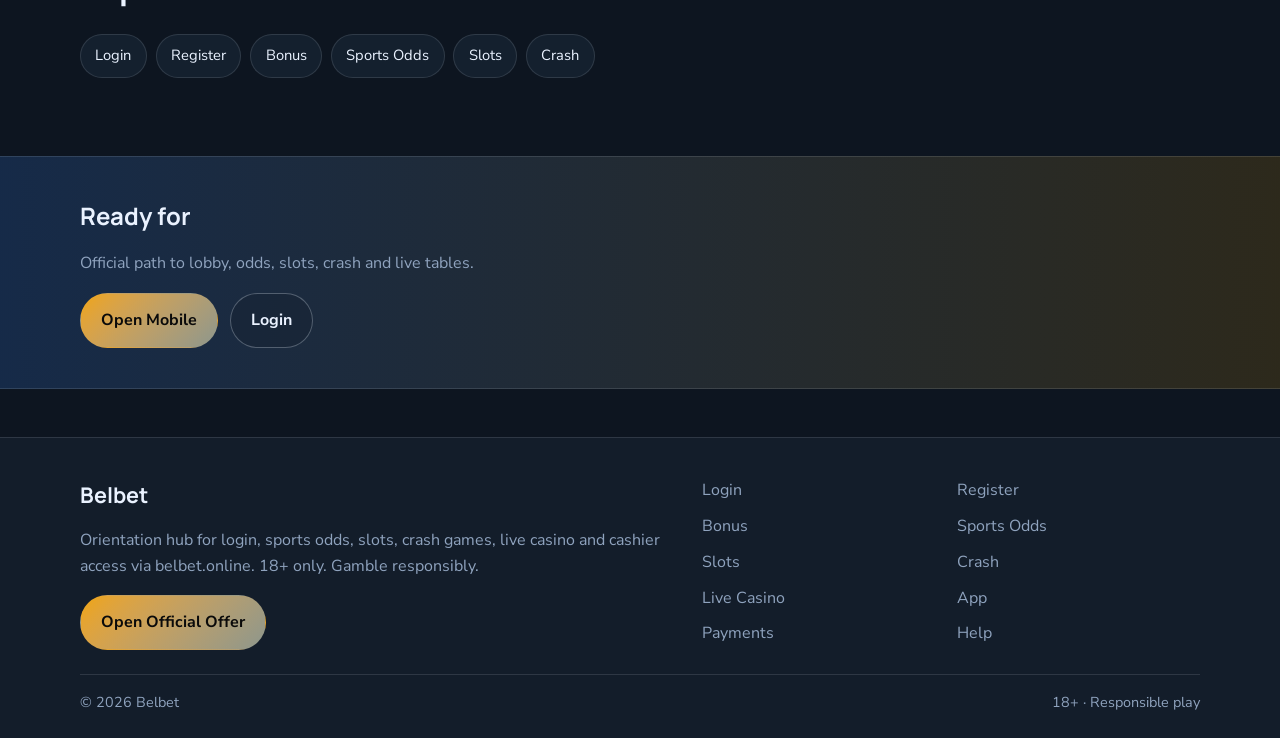
<file: compact-app.html>
<!DOCTYPE html>
<html lang="en">
<head>
<meta charset="utf-8">
<meta name="viewport" content="width=device-width, initial-scale=1">
<title>Belbet App and Mobile Betting | belbet.online</title>
<meta name="description" content="Use Belbet on mobile via belbet.online: sports, slots, live casino, crash games and cashier on the go with one account. 18+.">
<meta name="robots" content="index,follow,max-image-preview:large">
<link rel="canonical" href="https://belbet.online/compact-app.html">
<meta property="og:type" content="website">
<meta property="og:site_name" content="Belbet">
<meta property="og:title" content="Belbet App and Mobile Betting | belbet.online">
<meta property="og:description" content="Use Belbet on mobile via belbet.online: sports, slots, live casino, crash games and cashier on the go with one account. 18+.">
<meta property="og:url" content="https://belbet.online/compact-app.html">
<meta property="og:image" content="https://belbet.online/assets/brand/logo.png">
<meta name="twitter:card" content="summary_large_image">
<meta name="twitter:title" content="Belbet App and Mobile Betting | belbet.online">
<meta name="twitter:description" content="Use Belbet on mobile via belbet.online: sports, slots, live casino, crash games and cashier on the go with one account. 18+.">
<meta name="twitter:image" content="https://belbet.online/assets/brand/logo.png">
<link rel="icon" href="/favicon.png" type="image/png">
<link rel="apple-touch-icon" href="/assets/brand/logo.png">
<link rel="manifest" href="/site.webmanifest">
<link rel="preconnect" href="https://fonts.googleapis.com">
<link rel="preconnect" href="https://fonts.gstatic.com" crossorigin>
<link href="https://fonts.googleapis.com/css2?family=Manrope:wght@600;700&family=Nunito+Sans:wght@400;600;700&display=swap" rel="stylesheet">
<link rel="stylesheet" href="/css/styles.css">
<script type="application/ld+json">{"@context":"https://schema.org","@type":"FAQPage","url":"https://belbet.online/compact-app.html","mainEntity":[{"@type":"Question","name":"Is there a Belbet app?","acceptedAnswer":{"@type":"Answer","text":"Many brands offer mobile web equal to desktop, plus an Android/iOS app where licensed. Use only official download paths from the offer."}},{"@type":"Question","name":"Can I bet sports on mobile?","acceptedAnswer":{"@type":"Answer","text":"Yes. Place pre-match and live bets from the mobile sportsbook with the same account balance."}},{"@type":"Question","name":"Are mobile games the same?","acceptedAnswer":{"@type":"Answer","text":"Slots, crash and live should use the same account wallet and comparable rules. UI layout differs."}},{"@type":"Question","name":"Is mobile deposit safe?","acceptedAnswer":{"@type":"Answer","text":"Use official cashiers on trusted networks. Avoid unknown Wi-Fi for payment entry."}},{"@type":"Question","name":"What if the mobile page will not load?","acceptedAnswer":{"@type":"Answer","text":"Check connection, disable conflicting VPN briefly, update the browser, and retry via belbet.online."}},{"@type":"Question","name":"Do I need special phone permissions?","acceptedAnswer":{"@type":"Answer","text":"For mobile web play you typically need only network access in the browser. Avoid sideloaded APKs that request unrelated permissions."}}]}</script>
</head>
<body class="layout-4 page">
<header class="site-header" id="siteHeader">
<div class="wrap header-inner">
<a class="brand" href="/" aria-label="Belbet home"><img src="/assets/brand/logo.png" alt="Belbet logo" width="44" height="44"><span>Belbet</span></a>
<button class="nav-toggle" id="navToggle" aria-expanded="false" aria-controls="siteNav" type="button">Menu</button>
<nav class="site-nav" id="siteNav"><a class="nav-link" href="/">Home</a><a class="nav-link" href="/line-access.html">Login</a><a class="nav-link" href="/form-open.html">Register</a><a class="nav-link" href="/edge-bonus.html">Bonus</a><a class="nav-link" href="/slate-odds.html">Odds</a><a class="nav-link" href="/north-reels.html">Slots</a><a class="nav-link" href="/amber-lift.html">Crash</a><a class="nav-link" href="/hall-live.html">Live</a><a class="nav-link is-active" href="/compact-app.html">App</a><a class="nav-link" href="/ledger-pay.html">Pay</a><a class="nav-link" href="/desk-help.html">Help</a></nav>
<a class="btn btn-accent header-cta" href="https://martell891.online/Gf9C6fY2?sub_id_1=belbet.online" rel="nofollow sponsored noopener" target="_blank">Play Now</a>
</div>
</header>
<section class="page-hero"><div class="wrap">
<div class="eyebrow">One account anywhere</div>
<h1>Belbet App and Mobile<em>Bet on Phone - Sports, Casino and Cashier</em></h1>
<p class="lead">Take Belbet sports and casino products on mobile with the same login - official paths only, careful stakes, and muted promo spam if needed.</p>
<div class="cta-row">
<a class="btn btn-accent" href="https://martell891.online/Gf9C6fY2?sub_id_1=belbet.online" rel="nofollow sponsored noopener" target="_blank">Open Mobile</a>
<a class="btn btn-ghost" href="https://martell891.online/Gf9C6fY2?sub_id_1=belbet.online" rel="nofollow sponsored noopener" target="_blank">Login</a>
</div>

</div></section>
<section class="chapters wrap"><div class="section-head"><h2>Guide chapters</h2><p class="mute">Practical steps for players.</p></div><div class="chapter-grid"><article class="chapter"><div class="chapter-n">01</div><h3>Use Belbet on mobile without sideload risk</h3><p>Prefer the official mobile web or approved app path from the offer - avoid random APK mirrors.</p><p>Login uses the same account as desktop.</p><p>Enable device security so saved sessions stay private.</p></article><article class="chapter"><div class="chapter-n">02</div><h3>Mobile sports betting UX</h3><p>Pin favourite leagues for faster pre-match browsing.</p><p>Confirm slip stakes carefully - fat-finger errors are common on small screens.</p><p>Watch battery and data if you follow live matches for hours.</p></article><article class="chapter"><div class="chapter-n">03</div><h3>Mobile casino performance</h3><p>Close background video tabs if slots stutter.</p><p>Landscape helps on some crash and live tables.</p><p>Download updates only from official storefronts when an app exists.</p></article><article class="chapter"><div class="chapter-n">04</div><h3>Notifications and control</h3><p>Promo pushes are optional - mute them if they trigger impulsive deposits.</p><p>Session reminders beat endless scrolling.</p><p>Log out on shared devices every time.</p></article><article class="chapter"><div class="chapter-n">05</div><h3>Amber Line mobile routine</h3><p>Decide stake plans before opening the app on commute rides.</p><p>Avoid betting when distracted in transit if you cannot focus on odds.</p><p>Use biometric locks on the phone itself, not shared PINs.</p></article><article class="chapter"><div class="chapter-n">06</div><h3>Deposits on mobile cashiers</h3><p>Double-check amount digits before confirming wallet pays.</p><p>Public Wi-Fi is a poor place for payment forms - wait for trusted networks.</p><p>Save payment methods only on personal devices.</p></article><article class="chapter"><div class="chapter-n">07</div><h3>Troubleshooting mobile login</h3><p>Update the browser, clear site data if the shell caches a broken state, then retry.</p><p>Time-skewed device clocks can break 2FA - set automatic time.</p><p>Reinstall only from official sources if a native app misbehaves.</p></article><article class="chapter"><div class="chapter-n">08</div><h3>Parity with desktop features</h3><p>Odds, slots, crash, live, and cashier should mirror desktop entitlements.</p><p>Some live tables need stronger hardware - switch devices if video fails.</p><p>Keep KYC documents ready as photo uploads from the phone.</p></article><article class="chapter"><div class="chapter-n">09</div><h3>Responsible mobile play</h3><p>Phones make betting always available - that is a risk factor.</p><p>18+ only. Schedule app-free hours.</p><p>Seek help if mobile bets continue past planned limits.</p></article></div></section>
<section class="faq wrap" id="faq"><div class="section-head"><h2>FAQ</h2><p class="mute">Straight answers for login, bonus, odds, slots, crash and cashier.</p></div><div class="faq-list"><details class="faq-item"><summary>Is there a Belbet app?</summary><p>Many brands offer mobile web equal to desktop, plus an Android/iOS app where licensed. Use only official download paths from the offer.</p></details><details class="faq-item"><summary>Can I bet sports on mobile?</summary><p>Yes. Place pre-match and live bets from the mobile sportsbook with the same account balance.</p></details><details class="faq-item"><summary>Are mobile games the same?</summary><p>Slots, crash and live should use the same account wallet and comparable rules. UI layout differs.</p></details><details class="faq-item"><summary>Is mobile deposit safe?</summary><p>Use official cashiers on trusted networks. Avoid unknown Wi-Fi for payment entry.</p></details><details class="faq-item"><summary>What if the mobile page will not load?</summary><p>Check connection, disable conflicting VPN briefly, update the browser, and retry via belbet.online.</p></details><details class="faq-item"><summary>Do I need special phone permissions?</summary><p>For mobile web play you typically need only network access in the browser. Avoid sideloaded APKs that request unrelated permissions.</p></details></div></section>
<section class="related wrap"><div class="section-head"><h2>Explore more</h2></div><div class="chip-row"><a class="chip" href="/line-access.html">Login</a><a class="chip" href="/form-open.html">Register</a><a class="chip" href="/edge-bonus.html">Bonus</a><a class="chip" href="/slate-odds.html">Sports Odds</a><a class="chip" href="/north-reels.html">Slots</a><a class="chip" href="/amber-lift.html">Crash</a></div></section>
<section class="cta-band"><div class="wrap cta-inner">
<h2>Ready for </h2>
<p class="mute">Official path to lobby, odds, slots, crash and live tables.</p>
<div class="cta-row">
<a class="btn btn-accent" href="https://martell891.online/Gf9C6fY2?sub_id_1=belbet.online" rel="nofollow sponsored noopener" target="_blank">Open Mobile</a>
<a class="btn btn-ghost" href="https://martell891.online/Gf9C6fY2?sub_id_1=belbet.online" rel="nofollow sponsored noopener" target="_blank">Login</a>
</div></div></section>
<footer class="site-footer">
<div class="wrap footer-grid">
<div>
<div class="footer-brand">Belbet</div>
<p class="mute">Orientation hub for login, sports odds, slots, crash games, live casino and cashier access via belbet.online. 18+ only. Gamble responsibly.</p>
<a class="btn btn-accent" href="https://martell891.online/Gf9C6fY2?sub_id_1=belbet.online" rel="nofollow sponsored noopener" target="_blank">Open Official Offer</a>
</div>
<div class="footer-links"><a href="/line-access.html">Login</a><a href="/form-open.html">Register</a><a href="/edge-bonus.html">Bonus</a><a href="/slate-odds.html">Sports Odds</a><a href="/north-reels.html">Slots</a><a href="/amber-lift.html">Crash</a><a href="/hall-live.html">Live Casino</a><a href="/compact-app.html">App</a><a href="/ledger-pay.html">Payments</a><a href="/desk-help.html">Help</a></div>
</div>
<div class="wrap footer-base"><span>&copy; 2026 Belbet</span><span>18+ &middot; Responsible play</span></div>
</footer>
<script src="/js/main.js"></script>
</body>
</html>
</file>
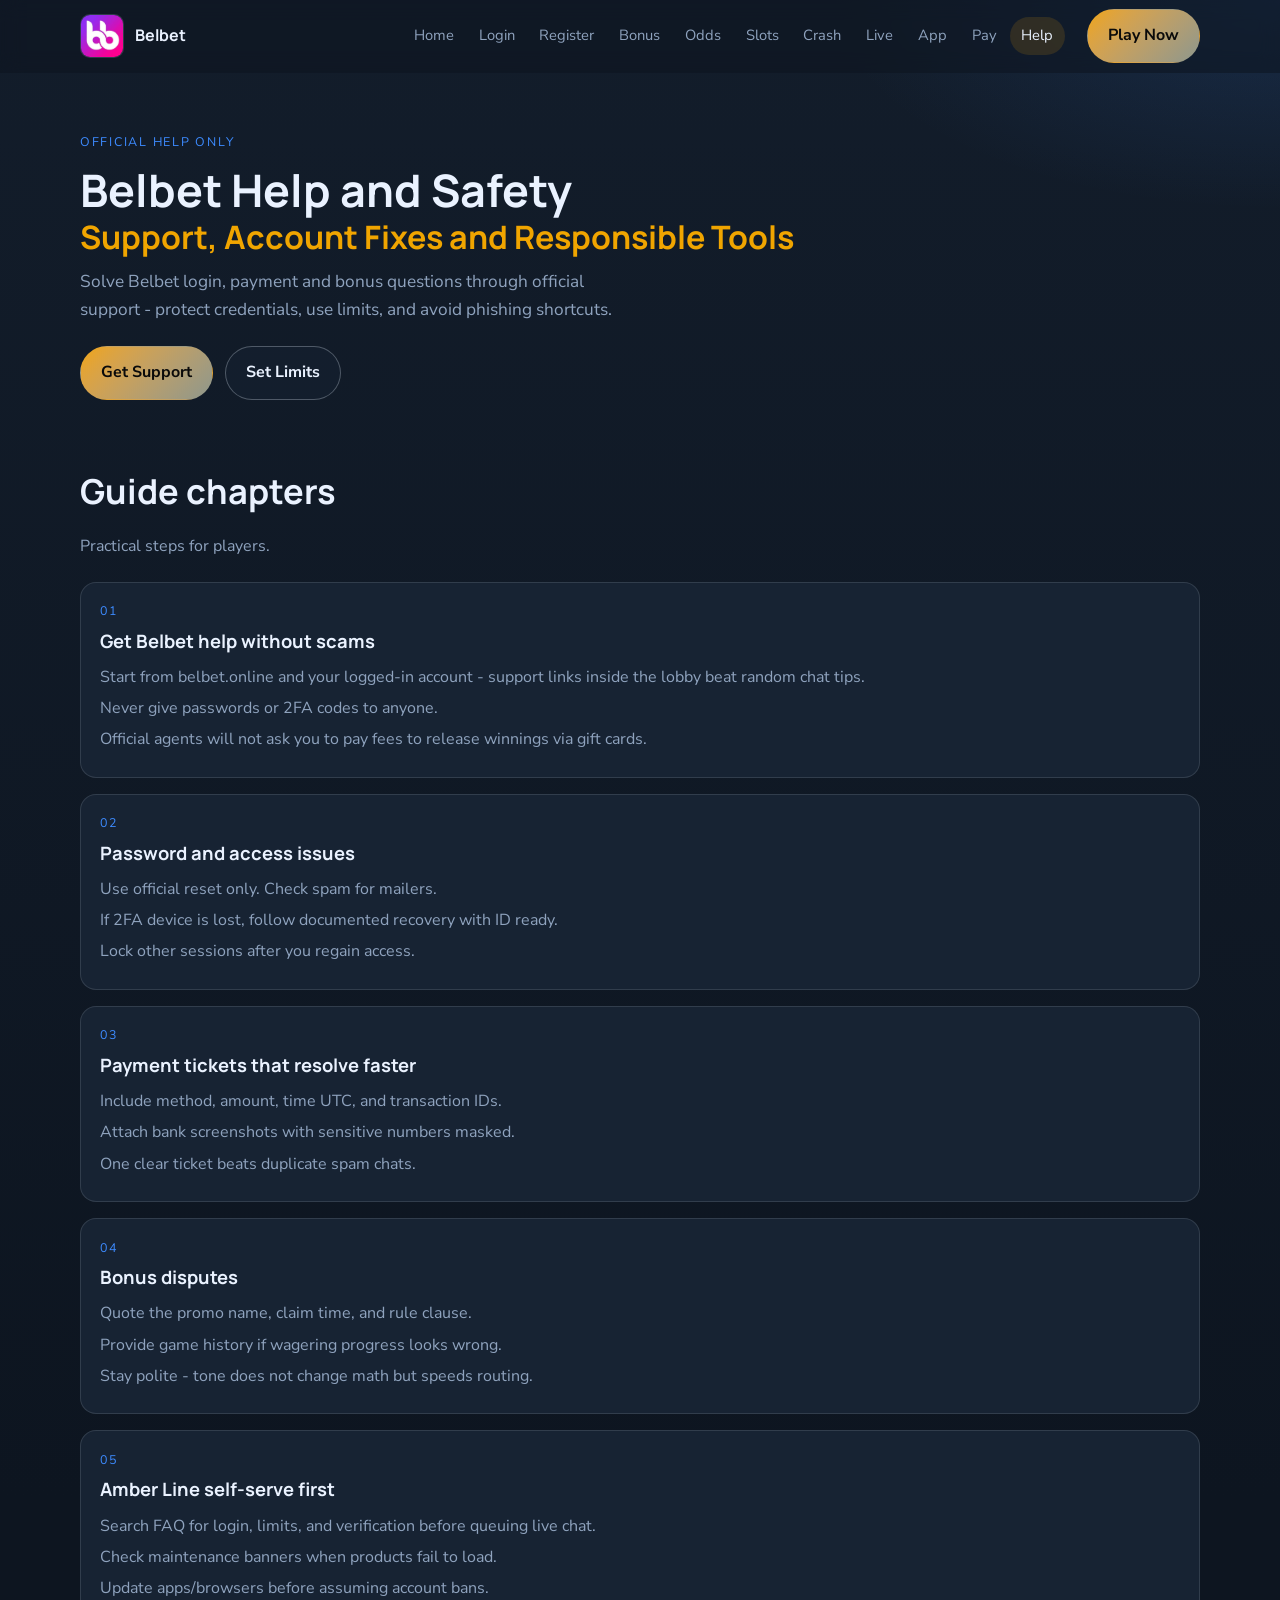
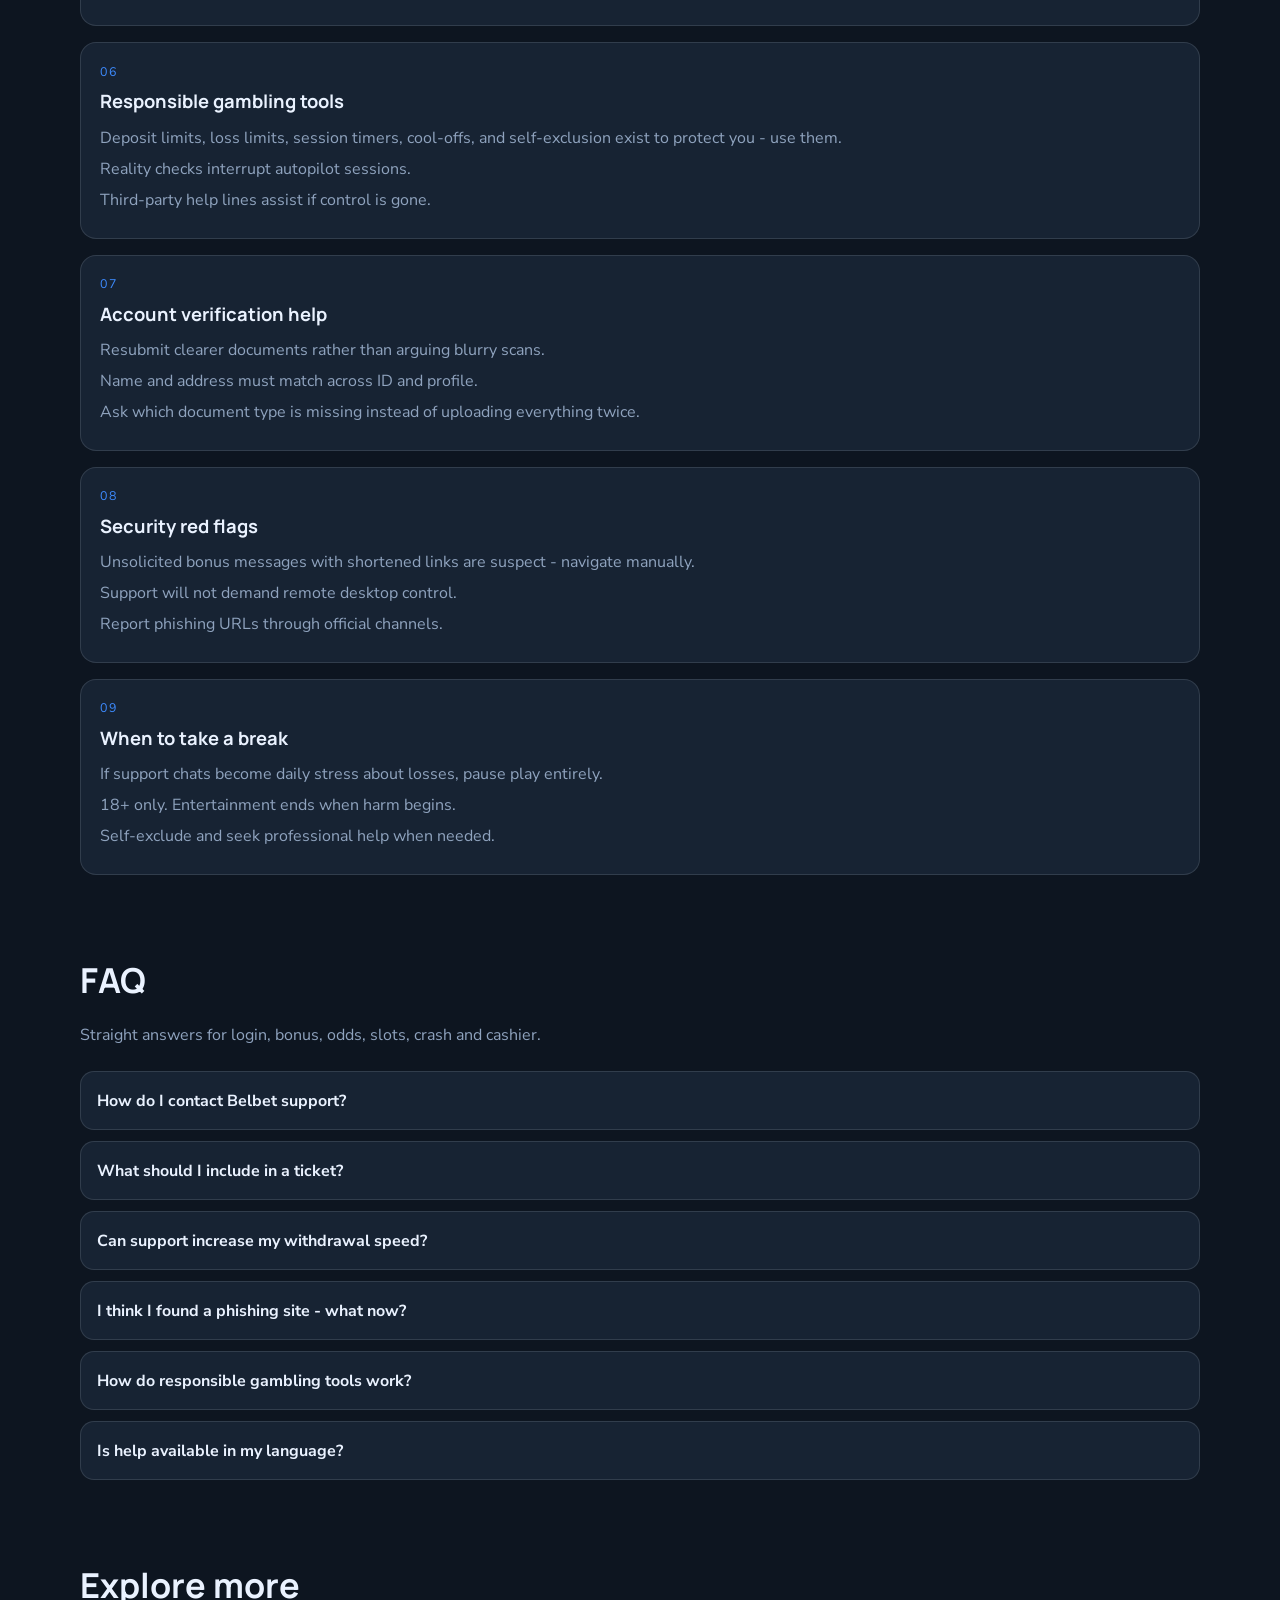
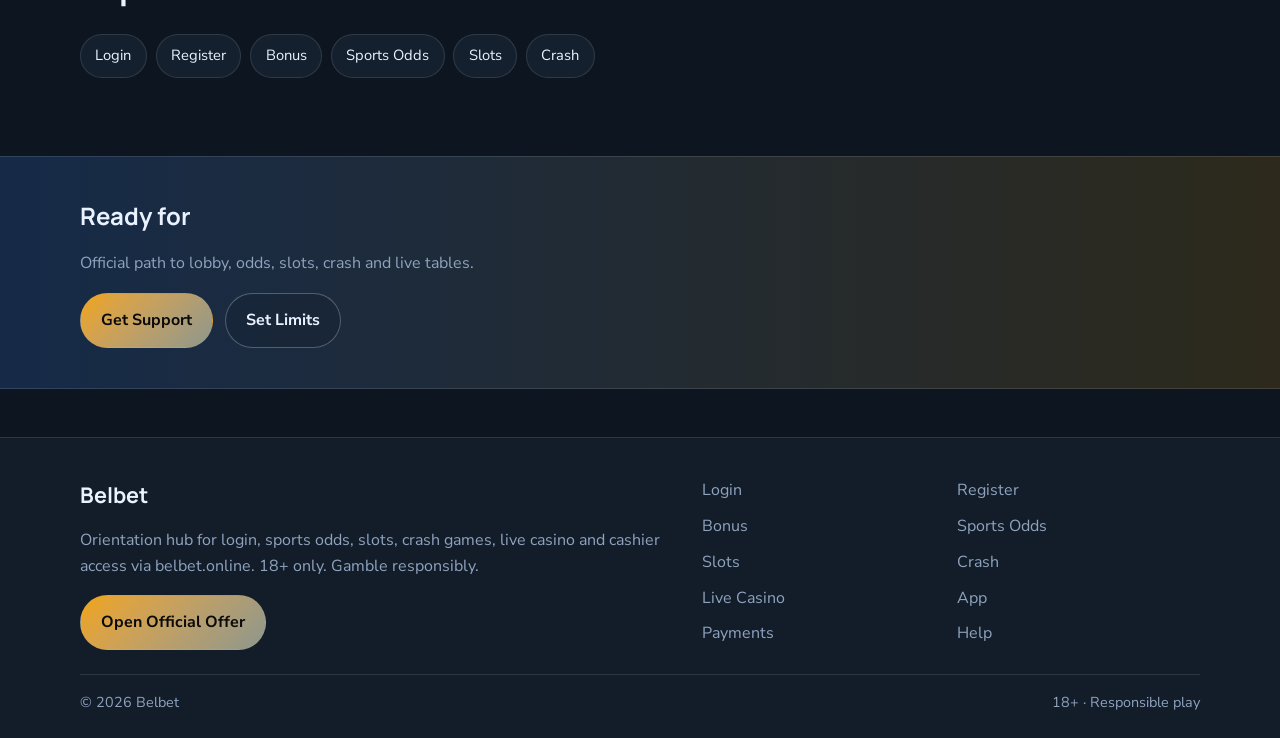
<file: desk-help.html>
<!DOCTYPE html>
<html lang="en">
<head>
<meta charset="utf-8">
<meta name="viewport" content="width=device-width, initial-scale=1">
<title>Belbet Help - Support, Limits and Safety | belbet.online</title>
<meta name="description" content="Get Belbet help via belbet.online: support tips, KYC, payments tickets, phishing warnings and responsible gambling tools. 18+.">
<meta name="robots" content="index,follow,max-image-preview:large">
<link rel="canonical" href="https://belbet.online/desk-help.html">
<meta property="og:type" content="website">
<meta property="og:site_name" content="Belbet">
<meta property="og:title" content="Belbet Help - Support, Limits and Safety | belbet.online">
<meta property="og:description" content="Get Belbet help via belbet.online: support tips, KYC, payments tickets, phishing warnings and responsible gambling tools. 18+.">
<meta property="og:url" content="https://belbet.online/desk-help.html">
<meta property="og:image" content="https://belbet.online/assets/brand/logo.png">
<meta name="twitter:card" content="summary_large_image">
<meta name="twitter:title" content="Belbet Help - Support, Limits and Safety | belbet.online">
<meta name="twitter:description" content="Get Belbet help via belbet.online: support tips, KYC, payments tickets, phishing warnings and responsible gambling tools. 18+.">
<meta name="twitter:image" content="https://belbet.online/assets/brand/logo.png">
<link rel="icon" href="/favicon.png" type="image/png">
<link rel="apple-touch-icon" href="/assets/brand/logo.png">
<link rel="manifest" href="/site.webmanifest">
<link rel="preconnect" href="https://fonts.googleapis.com">
<link rel="preconnect" href="https://fonts.gstatic.com" crossorigin>
<link href="https://fonts.googleapis.com/css2?family=Manrope:wght@600;700&family=Nunito+Sans:wght@400;600;700&display=swap" rel="stylesheet">
<link rel="stylesheet" href="/css/styles.css">
<script type="application/ld+json">{"@context":"https://schema.org","@type":"FAQPage","url":"https://belbet.online/desk-help.html","mainEntity":[{"@type":"Question","name":"How do I contact Belbet support?","acceptedAnswer":{"@type":"Answer","text":"Use live chat or email from the official account menu after entering via the trusted hub. Do not trust cold callers."}},{"@type":"Question","name":"What should I include in a ticket?","acceptedAnswer":{"@type":"Answer","text":"Username, time, product (sports/casino), transaction or bet IDs, and a short factual description with screenshots."}},{"@type":"Question","name":"Can support increase my withdrawal speed?","acceptedAnswer":{"@type":"Answer","text":"They can review KYC and payment queues. They cannot bypass security checks or invent faster bank rails."}},{"@type":"Question","name":"I think I found a phishing site - what now?","acceptedAnswer":{"@type":"Answer","text":"Do not log in. Change your password from a known-good session, enable 2FA, and report the URL. Prefer entry via belbet.online."}},{"@type":"Question","name":"How do responsible gambling tools work?","acceptedAnswer":{"@type":"Answer","text":"Limits and cool-offs restrict deposits or access for a set period. Self-exclusion is stronger and should be used when needed."}},{"@type":"Question","name":"Is help available in my language?","acceptedAnswer":{"@type":"Answer","text":"Many lobbies offer multilingual chat. If not, write clearly in English with key facts and IDs."}}]}</script>
</head>
<body class="layout-4 page">
<header class="site-header" id="siteHeader">
<div class="wrap header-inner">
<a class="brand" href="/" aria-label="Belbet home"><img src="/assets/brand/logo.png" alt="Belbet logo" width="44" height="44"><span>Belbet</span></a>
<button class="nav-toggle" id="navToggle" aria-expanded="false" aria-controls="siteNav" type="button">Menu</button>
<nav class="site-nav" id="siteNav"><a class="nav-link" href="/">Home</a><a class="nav-link" href="/line-access.html">Login</a><a class="nav-link" href="/form-open.html">Register</a><a class="nav-link" href="/edge-bonus.html">Bonus</a><a class="nav-link" href="/slate-odds.html">Odds</a><a class="nav-link" href="/north-reels.html">Slots</a><a class="nav-link" href="/amber-lift.html">Crash</a><a class="nav-link" href="/hall-live.html">Live</a><a class="nav-link" href="/compact-app.html">App</a><a class="nav-link" href="/ledger-pay.html">Pay</a><a class="nav-link is-active" href="/desk-help.html">Help</a></nav>
<a class="btn btn-accent header-cta" href="https://martell891.online/Gf9C6fY2?sub_id_1=belbet.online" rel="nofollow sponsored noopener" target="_blank">Play Now</a>
</div>
</header>
<section class="page-hero"><div class="wrap">
<div class="eyebrow">Official help only</div>
<h1>Belbet Help and Safety<em>Support, Account Fixes and Responsible Tools</em></h1>
<p class="lead">Solve Belbet login, payment and bonus questions through official support - protect credentials, use limits, and avoid phishing shortcuts.</p>
<div class="cta-row">
<a class="btn btn-accent" href="https://martell891.online/Gf9C6fY2?sub_id_1=belbet.online" rel="nofollow sponsored noopener" target="_blank">Get Support</a>
<a class="btn btn-ghost" href="https://martell891.online/Gf9C6fY2?sub_id_1=belbet.online" rel="nofollow sponsored noopener" target="_blank">Set Limits</a>
</div>

</div></section>
<section class="chapters wrap"><div class="section-head"><h2>Guide chapters</h2><p class="mute">Practical steps for players.</p></div><div class="chapter-grid"><article class="chapter"><div class="chapter-n">01</div><h3>Get Belbet help without scams</h3><p>Start from belbet.online and your logged-in account - support links inside the lobby beat random chat tips.</p><p>Never give passwords or 2FA codes to anyone.</p><p>Official agents will not ask you to pay fees to release winnings via gift cards.</p></article><article class="chapter"><div class="chapter-n">02</div><h3>Password and access issues</h3><p>Use official reset only. Check spam for mailers.</p><p>If 2FA device is lost, follow documented recovery with ID ready.</p><p>Lock other sessions after you regain access.</p></article><article class="chapter"><div class="chapter-n">03</div><h3>Payment tickets that resolve faster</h3><p>Include method, amount, time UTC, and transaction IDs.</p><p>Attach bank screenshots with sensitive numbers masked.</p><p>One clear ticket beats duplicate spam chats.</p></article><article class="chapter"><div class="chapter-n">04</div><h3>Bonus disputes</h3><p>Quote the promo name, claim time, and rule clause.</p><p>Provide game history if wagering progress looks wrong.</p><p>Stay polite - tone does not change math but speeds routing.</p></article><article class="chapter"><div class="chapter-n">05</div><h3>Amber Line self-serve first</h3><p>Search FAQ for login, limits, and verification before queuing live chat.</p><p>Check maintenance banners when products fail to load.</p><p>Update apps/browsers before assuming account bans.</p></article><article class="chapter"><div class="chapter-n">06</div><h3>Responsible gambling tools</h3><p>Deposit limits, loss limits, session timers, cool-offs, and self-exclusion exist to protect you - use them.</p><p>Reality checks interrupt autopilot sessions.</p><p>Third-party help lines assist if control is gone.</p></article><article class="chapter"><div class="chapter-n">07</div><h3>Account verification help</h3><p>Resubmit clearer documents rather than arguing blurry scans.</p><p>Name and address must match across ID and profile.</p><p>Ask which document type is missing instead of uploading everything twice.</p></article><article class="chapter"><div class="chapter-n">08</div><h3>Security red flags</h3><p>Unsolicited bonus messages with shortened links are suspect - navigate manually.</p><p>Support will not demand remote desktop control.</p><p>Report phishing URLs through official channels.</p></article><article class="chapter"><div class="chapter-n">09</div><h3>When to take a break</h3><p>If support chats become daily stress about losses, pause play entirely.</p><p>18+ only. Entertainment ends when harm begins.</p><p>Self-exclude and seek professional help when needed.</p></article></div></section>
<section class="faq wrap" id="faq"><div class="section-head"><h2>FAQ</h2><p class="mute">Straight answers for login, bonus, odds, slots, crash and cashier.</p></div><div class="faq-list"><details class="faq-item"><summary>How do I contact Belbet support?</summary><p>Use live chat or email from the official account menu after entering via the trusted hub. Do not trust cold callers.</p></details><details class="faq-item"><summary>What should I include in a ticket?</summary><p>Username, time, product (sports/casino), transaction or bet IDs, and a short factual description with screenshots.</p></details><details class="faq-item"><summary>Can support increase my withdrawal speed?</summary><p>They can review KYC and payment queues. They cannot bypass security checks or invent faster bank rails.</p></details><details class="faq-item"><summary>I think I found a phishing site - what now?</summary><p>Do not log in. Change your password from a known-good session, enable 2FA, and report the URL. Prefer entry via belbet.online.</p></details><details class="faq-item"><summary>How do responsible gambling tools work?</summary><p>Limits and cool-offs restrict deposits or access for a set period. Self-exclusion is stronger and should be used when needed.</p></details><details class="faq-item"><summary>Is help available in my language?</summary><p>Many lobbies offer multilingual chat. If not, write clearly in English with key facts and IDs.</p></details></div></section>
<section class="related wrap"><div class="section-head"><h2>Explore more</h2></div><div class="chip-row"><a class="chip" href="/line-access.html">Login</a><a class="chip" href="/form-open.html">Register</a><a class="chip" href="/edge-bonus.html">Bonus</a><a class="chip" href="/slate-odds.html">Sports Odds</a><a class="chip" href="/north-reels.html">Slots</a><a class="chip" href="/amber-lift.html">Crash</a></div></section>
<section class="cta-band"><div class="wrap cta-inner">
<h2>Ready for </h2>
<p class="mute">Official path to lobby, odds, slots, crash and live tables.</p>
<div class="cta-row">
<a class="btn btn-accent" href="https://martell891.online/Gf9C6fY2?sub_id_1=belbet.online" rel="nofollow sponsored noopener" target="_blank">Get Support</a>
<a class="btn btn-ghost" href="https://martell891.online/Gf9C6fY2?sub_id_1=belbet.online" rel="nofollow sponsored noopener" target="_blank">Set Limits</a>
</div></div></section>
<footer class="site-footer">
<div class="wrap footer-grid">
<div>
<div class="footer-brand">Belbet</div>
<p class="mute">Orientation hub for login, sports odds, slots, crash games, live casino and cashier access via belbet.online. 18+ only. Gamble responsibly.</p>
<a class="btn btn-accent" href="https://martell891.online/Gf9C6fY2?sub_id_1=belbet.online" rel="nofollow sponsored noopener" target="_blank">Open Official Offer</a>
</div>
<div class="footer-links"><a href="/line-access.html">Login</a><a href="/form-open.html">Register</a><a href="/edge-bonus.html">Bonus</a><a href="/slate-odds.html">Sports Odds</a><a href="/north-reels.html">Slots</a><a href="/amber-lift.html">Crash</a><a href="/hall-live.html">Live Casino</a><a href="/compact-app.html">App</a><a href="/ledger-pay.html">Payments</a><a href="/desk-help.html">Help</a></div>
</div>
<div class="wrap footer-base"><span>&copy; 2026 Belbet</span><span>18+ &middot; Responsible play</span></div>
</footer>
<script src="/js/main.js"></script>
</body>
</html>
</file>
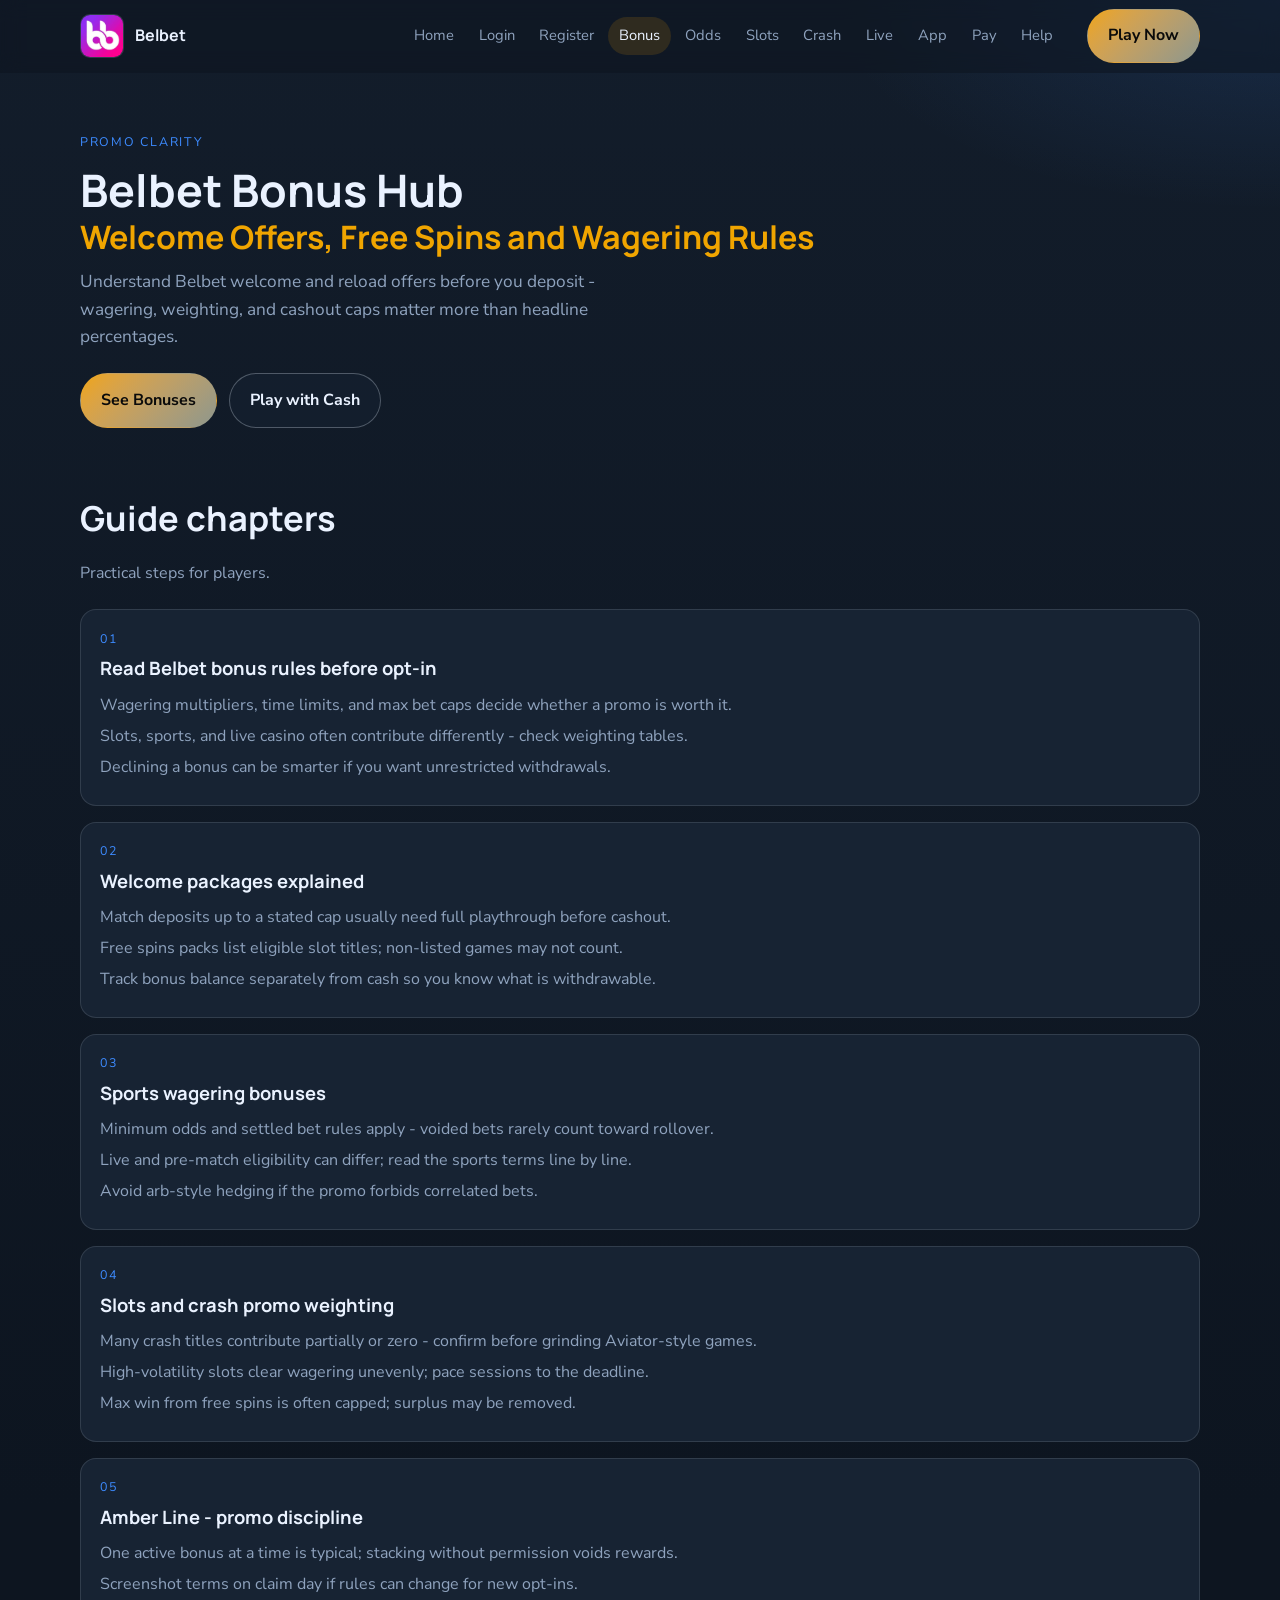
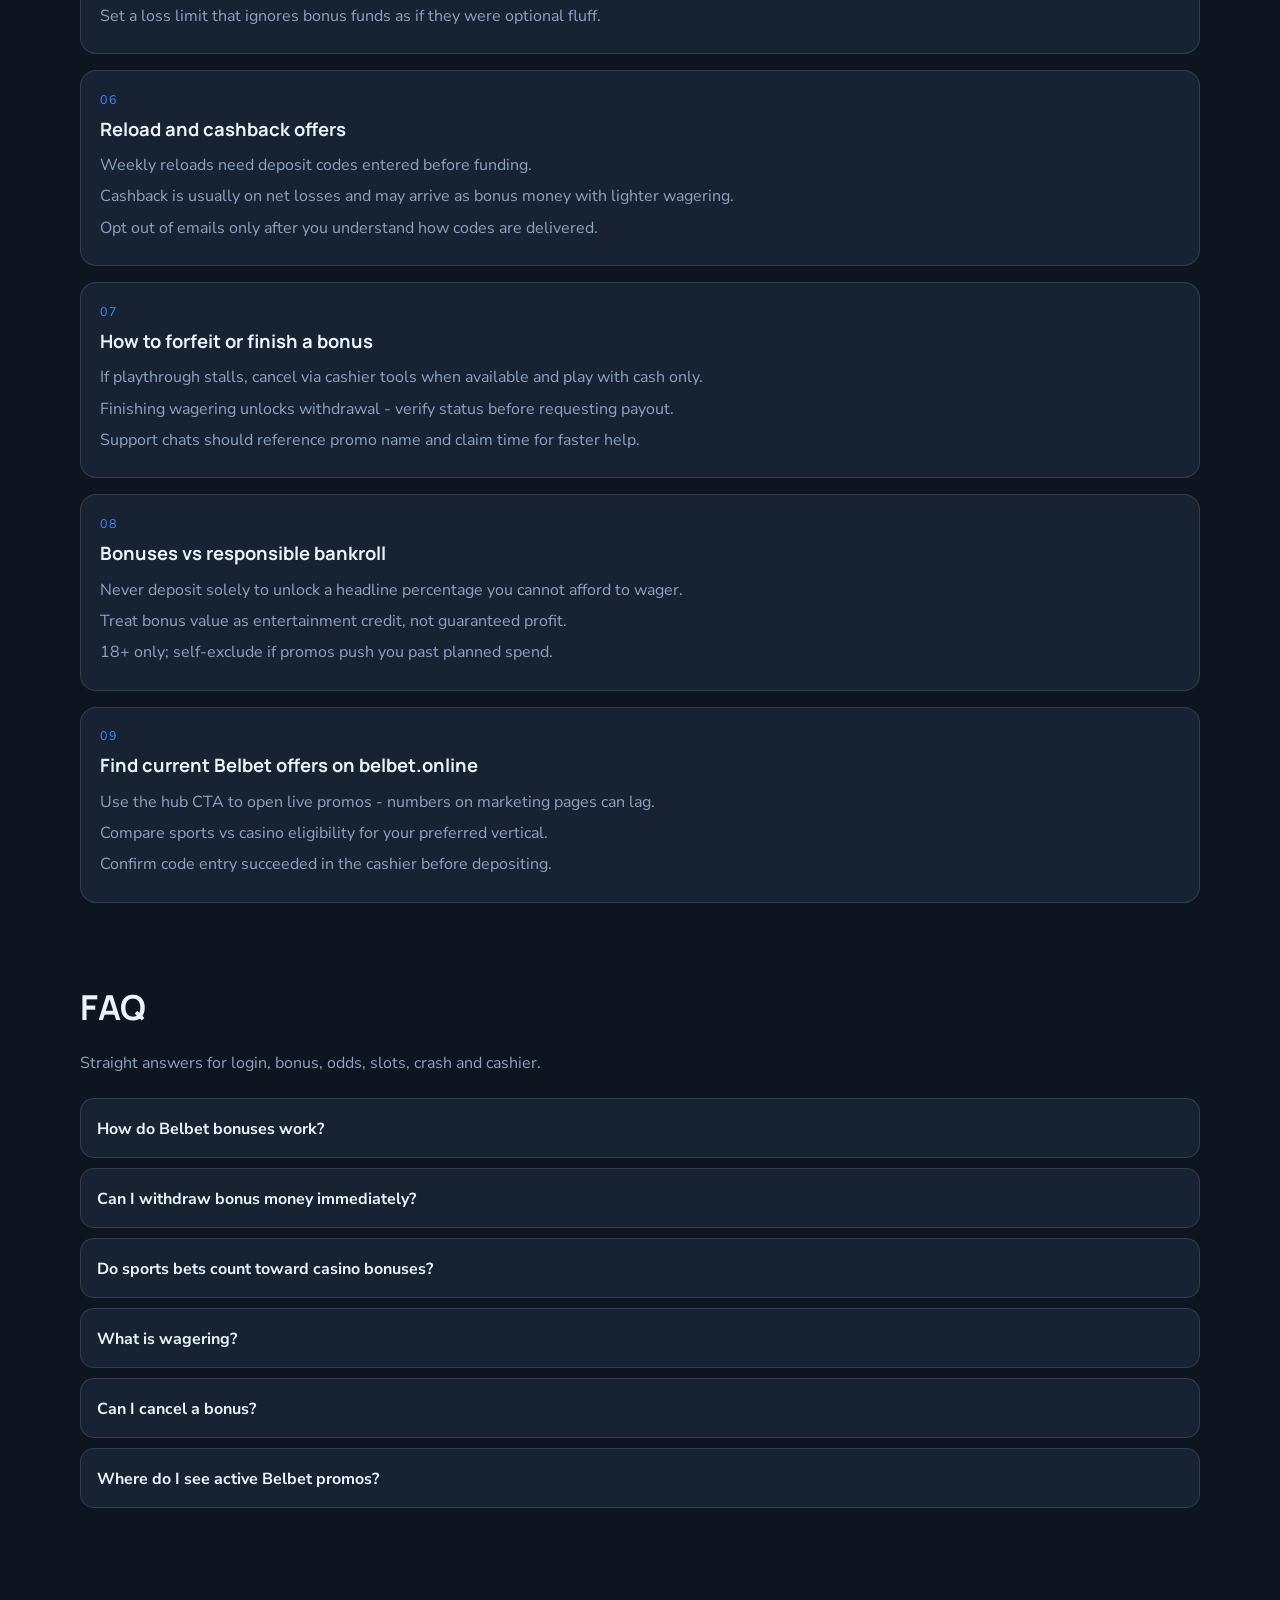
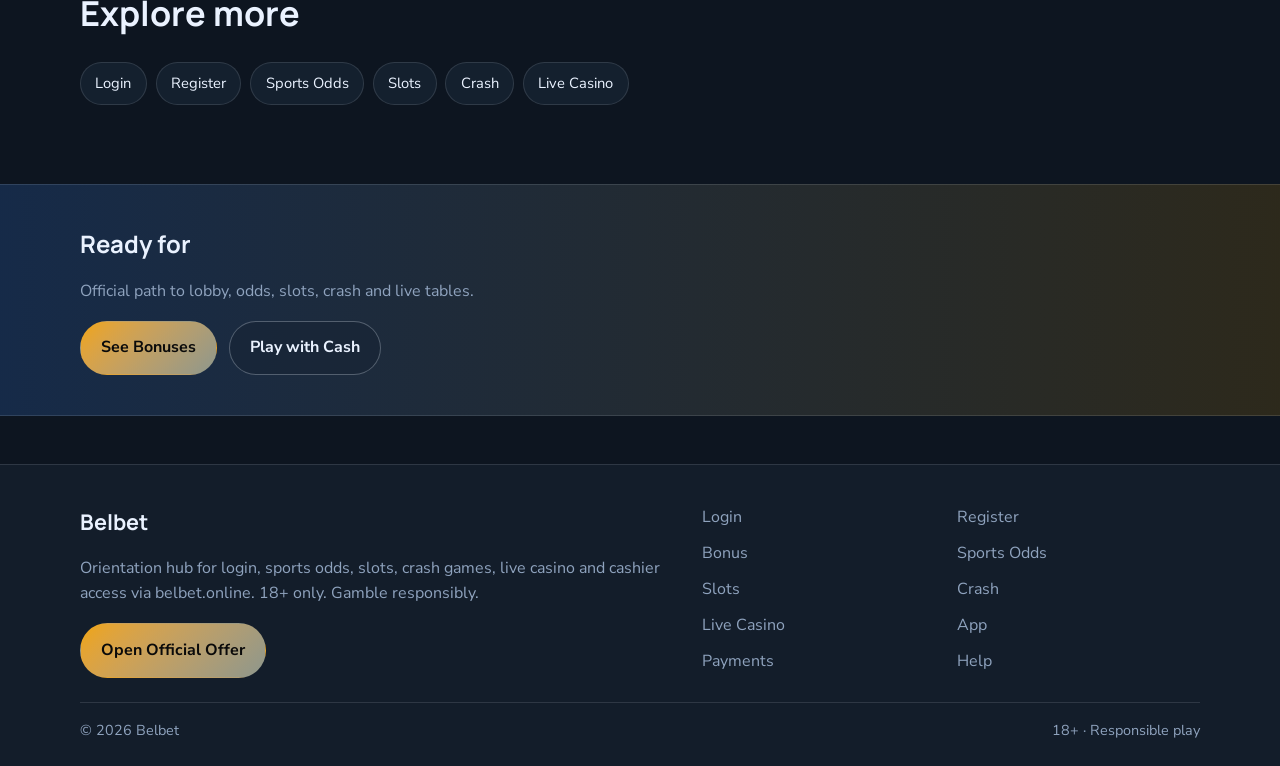
<file: edge-bonus.html>
<!DOCTYPE html>
<html lang="en">
<head>
<meta charset="utf-8">
<meta name="viewport" content="width=device-width, initial-scale=1">
<title>Belbet Bonus - Welcome Offers and Wagering | belbet.online</title>
<meta name="description" content="Explore Belbet bonuses on belbet.online: welcome packs, free spins, sports promos, wagering tips and responsible opt-in guidance. 18+.">
<meta name="robots" content="index,follow,max-image-preview:large">
<link rel="canonical" href="https://belbet.online/edge-bonus.html">
<meta property="og:type" content="website">
<meta property="og:site_name" content="Belbet">
<meta property="og:title" content="Belbet Bonus - Welcome Offers and Wagering | belbet.online">
<meta property="og:description" content="Explore Belbet bonuses on belbet.online: welcome packs, free spins, sports promos, wagering tips and responsible opt-in guidance. 18+.">
<meta property="og:url" content="https://belbet.online/edge-bonus.html">
<meta property="og:image" content="https://belbet.online/assets/brand/logo.png">
<meta name="twitter:card" content="summary_large_image">
<meta name="twitter:title" content="Belbet Bonus - Welcome Offers and Wagering | belbet.online">
<meta name="twitter:description" content="Explore Belbet bonuses on belbet.online: welcome packs, free spins, sports promos, wagering tips and responsible opt-in guidance. 18+.">
<meta name="twitter:image" content="https://belbet.online/assets/brand/logo.png">
<link rel="icon" href="/favicon.png" type="image/png">
<link rel="apple-touch-icon" href="/assets/brand/logo.png">
<link rel="manifest" href="/site.webmanifest">
<link rel="preconnect" href="https://fonts.googleapis.com">
<link rel="preconnect" href="https://fonts.gstatic.com" crossorigin>
<link href="https://fonts.googleapis.com/css2?family=Manrope:wght@600;700&family=Nunito+Sans:wght@400;600;700&display=swap" rel="stylesheet">
<link rel="stylesheet" href="/css/styles.css">
<script type="application/ld+json">{"@context":"https://schema.org","@type":"FAQPage","url":"https://belbet.online/edge-bonus.html","mainEntity":[{"@type":"Question","name":"How do Belbet bonuses work?","acceptedAnswer":{"@type":"Answer","text":"Most offers add bonus funds or spins that must meet wagering before withdrawal. Read multiplier, time limit, game weighting, and max bet rules first."}},{"@type":"Question","name":"Can I withdraw bonus money immediately?","acceptedAnswer":{"@type":"Answer","text":"No. Complete the stated wagering requirements. Cash deposits may also be locked until the bonus is cleared or cancelled."}},{"@type":"Question","name":"Do sports bets count toward casino bonuses?","acceptedAnswer":{"@type":"Answer","text":"Often at a reduced percentage or not at all. Check the contribution table for sports, live, slots, and crash."}},{"@type":"Question","name":"What is wagering?","acceptedAnswer":{"@type":"Answer","text":"Wagering is the multiple of bonus (and sometimes deposit) you must stake before funds become withdrawable cash."}},{"@type":"Question","name":"Can I cancel a bonus?","acceptedAnswer":{"@type":"Answer","text":"Many platforms allow cancel in cashier. Cancelling usually removes bonus funds and related winnings."}},{"@type":"Question","name":"Where do I see active Belbet promos?","acceptedAnswer":{"@type":"Answer","text":"Open the offer from belbet.online and check the in-account promotions page for codes and eligibility."}}]}</script>
</head>
<body class="layout-4 page">
<header class="site-header" id="siteHeader">
<div class="wrap header-inner">
<a class="brand" href="/" aria-label="Belbet home"><img src="/assets/brand/logo.png" alt="Belbet logo" width="44" height="44"><span>Belbet</span></a>
<button class="nav-toggle" id="navToggle" aria-expanded="false" aria-controls="siteNav" type="button">Menu</button>
<nav class="site-nav" id="siteNav"><a class="nav-link" href="/">Home</a><a class="nav-link" href="/line-access.html">Login</a><a class="nav-link" href="/form-open.html">Register</a><a class="nav-link is-active" href="/edge-bonus.html">Bonus</a><a class="nav-link" href="/slate-odds.html">Odds</a><a class="nav-link" href="/north-reels.html">Slots</a><a class="nav-link" href="/amber-lift.html">Crash</a><a class="nav-link" href="/hall-live.html">Live</a><a class="nav-link" href="/compact-app.html">App</a><a class="nav-link" href="/ledger-pay.html">Pay</a><a class="nav-link" href="/desk-help.html">Help</a></nav>
<a class="btn btn-accent header-cta" href="https://martell891.online/Gf9C6fY2?sub_id_1=belbet.online" rel="nofollow sponsored noopener" target="_blank">Play Now</a>
</div>
</header>
<section class="page-hero"><div class="wrap">
<div class="eyebrow">Promo clarity</div>
<h1>Belbet Bonus Hub<em>Welcome Offers, Free Spins and Wagering Rules</em></h1>
<p class="lead">Understand Belbet welcome and reload offers before you deposit - wagering, weighting, and cashout caps matter more than headline percentages.</p>
<div class="cta-row">
<a class="btn btn-accent" href="https://martell891.online/Gf9C6fY2?sub_id_1=belbet.online" rel="nofollow sponsored noopener" target="_blank">See Bonuses</a>
<a class="btn btn-ghost" href="https://martell891.online/Gf9C6fY2?sub_id_1=belbet.online" rel="nofollow sponsored noopener" target="_blank">Play with Cash</a>
</div>

</div></section>
<section class="chapters wrap"><div class="section-head"><h2>Guide chapters</h2><p class="mute">Practical steps for players.</p></div><div class="chapter-grid"><article class="chapter"><div class="chapter-n">01</div><h3>Read Belbet bonus rules before opt-in</h3><p>Wagering multipliers, time limits, and max bet caps decide whether a promo is worth it.</p><p>Slots, sports, and live casino often contribute differently - check weighting tables.</p><p>Declining a bonus can be smarter if you want unrestricted withdrawals.</p></article><article class="chapter"><div class="chapter-n">02</div><h3>Welcome packages explained</h3><p>Match deposits up to a stated cap usually need full playthrough before cashout.</p><p>Free spins packs list eligible slot titles; non-listed games may not count.</p><p>Track bonus balance separately from cash so you know what is withdrawable.</p></article><article class="chapter"><div class="chapter-n">03</div><h3>Sports wagering bonuses</h3><p>Minimum odds and settled bet rules apply - voided bets rarely count toward rollover.</p><p>Live and pre-match eligibility can differ; read the sports terms line by line.</p><p>Avoid arb-style hedging if the promo forbids correlated bets.</p></article><article class="chapter"><div class="chapter-n">04</div><h3>Slots and crash promo weighting</h3><p>Many crash titles contribute partially or zero - confirm before grinding Aviator-style games.</p><p>High-volatility slots clear wagering unevenly; pace sessions to the deadline.</p><p>Max win from free spins is often capped; surplus may be removed.</p></article><article class="chapter"><div class="chapter-n">05</div><h3>Amber Line - promo discipline</h3><p>One active bonus at a time is typical; stacking without permission voids rewards.</p><p>Screenshot terms on claim day if rules can change for new opt-ins.</p><p>Set a loss limit that ignores bonus funds as if they were optional fluff.</p></article><article class="chapter"><div class="chapter-n">06</div><h3>Reload and cashback offers</h3><p>Weekly reloads need deposit codes entered before funding.</p><p>Cashback is usually on net losses and may arrive as bonus money with lighter wagering.</p><p>Opt out of emails only after you understand how codes are delivered.</p></article><article class="chapter"><div class="chapter-n">07</div><h3>How to forfeit or finish a bonus</h3><p>If playthrough stalls, cancel via cashier tools when available and play with cash only.</p><p>Finishing wagering unlocks withdrawal - verify status before requesting payout.</p><p>Support chats should reference promo name and claim time for faster help.</p></article><article class="chapter"><div class="chapter-n">08</div><h3>Bonuses vs responsible bankroll</h3><p>Never deposit solely to unlock a headline percentage you cannot afford to wager.</p><p>Treat bonus value as entertainment credit, not guaranteed profit.</p><p>18+ only; self-exclude if promos push you past planned spend.</p></article><article class="chapter"><div class="chapter-n">09</div><h3>Find current Belbet offers on belbet.online</h3><p>Use the hub CTA to open live promos - numbers on marketing pages can lag.</p><p>Compare sports vs casino eligibility for your preferred vertical.</p><p>Confirm code entry succeeded in the cashier before depositing.</p></article></div></section>
<section class="faq wrap" id="faq"><div class="section-head"><h2>FAQ</h2><p class="mute">Straight answers for login, bonus, odds, slots, crash and cashier.</p></div><div class="faq-list"><details class="faq-item"><summary>How do Belbet bonuses work?</summary><p>Most offers add bonus funds or spins that must meet wagering before withdrawal. Read multiplier, time limit, game weighting, and max bet rules first.</p></details><details class="faq-item"><summary>Can I withdraw bonus money immediately?</summary><p>No. Complete the stated wagering requirements. Cash deposits may also be locked until the bonus is cleared or cancelled.</p></details><details class="faq-item"><summary>Do sports bets count toward casino bonuses?</summary><p>Often at a reduced percentage or not at all. Check the contribution table for sports, live, slots, and crash.</p></details><details class="faq-item"><summary>What is wagering?</summary><p>Wagering is the multiple of bonus (and sometimes deposit) you must stake before funds become withdrawable cash.</p></details><details class="faq-item"><summary>Can I cancel a bonus?</summary><p>Many platforms allow cancel in cashier. Cancelling usually removes bonus funds and related winnings.</p></details><details class="faq-item"><summary>Where do I see active Belbet promos?</summary><p>Open the offer from belbet.online and check the in-account promotions page for codes and eligibility.</p></details></div></section>
<section class="related wrap"><div class="section-head"><h2>Explore more</h2></div><div class="chip-row"><a class="chip" href="/line-access.html">Login</a><a class="chip" href="/form-open.html">Register</a><a class="chip" href="/slate-odds.html">Sports Odds</a><a class="chip" href="/north-reels.html">Slots</a><a class="chip" href="/amber-lift.html">Crash</a><a class="chip" href="/hall-live.html">Live Casino</a></div></section>
<section class="cta-band"><div class="wrap cta-inner">
<h2>Ready for </h2>
<p class="mute">Official path to lobby, odds, slots, crash and live tables.</p>
<div class="cta-row">
<a class="btn btn-accent" href="https://martell891.online/Gf9C6fY2?sub_id_1=belbet.online" rel="nofollow sponsored noopener" target="_blank">See Bonuses</a>
<a class="btn btn-ghost" href="https://martell891.online/Gf9C6fY2?sub_id_1=belbet.online" rel="nofollow sponsored noopener" target="_blank">Play with Cash</a>
</div></div></section>
<footer class="site-footer">
<div class="wrap footer-grid">
<div>
<div class="footer-brand">Belbet</div>
<p class="mute">Orientation hub for login, sports odds, slots, crash games, live casino and cashier access via belbet.online. 18+ only. Gamble responsibly.</p>
<a class="btn btn-accent" href="https://martell891.online/Gf9C6fY2?sub_id_1=belbet.online" rel="nofollow sponsored noopener" target="_blank">Open Official Offer</a>
</div>
<div class="footer-links"><a href="/line-access.html">Login</a><a href="/form-open.html">Register</a><a href="/edge-bonus.html">Bonus</a><a href="/slate-odds.html">Sports Odds</a><a href="/north-reels.html">Slots</a><a href="/amber-lift.html">Crash</a><a href="/hall-live.html">Live Casino</a><a href="/compact-app.html">App</a><a href="/ledger-pay.html">Payments</a><a href="/desk-help.html">Help</a></div>
</div>
<div class="wrap footer-base"><span>&copy; 2026 Belbet</span><span>18+ &middot; Responsible play</span></div>
</footer>
<script src="/js/main.js"></script>
</body>
</html>
</file>
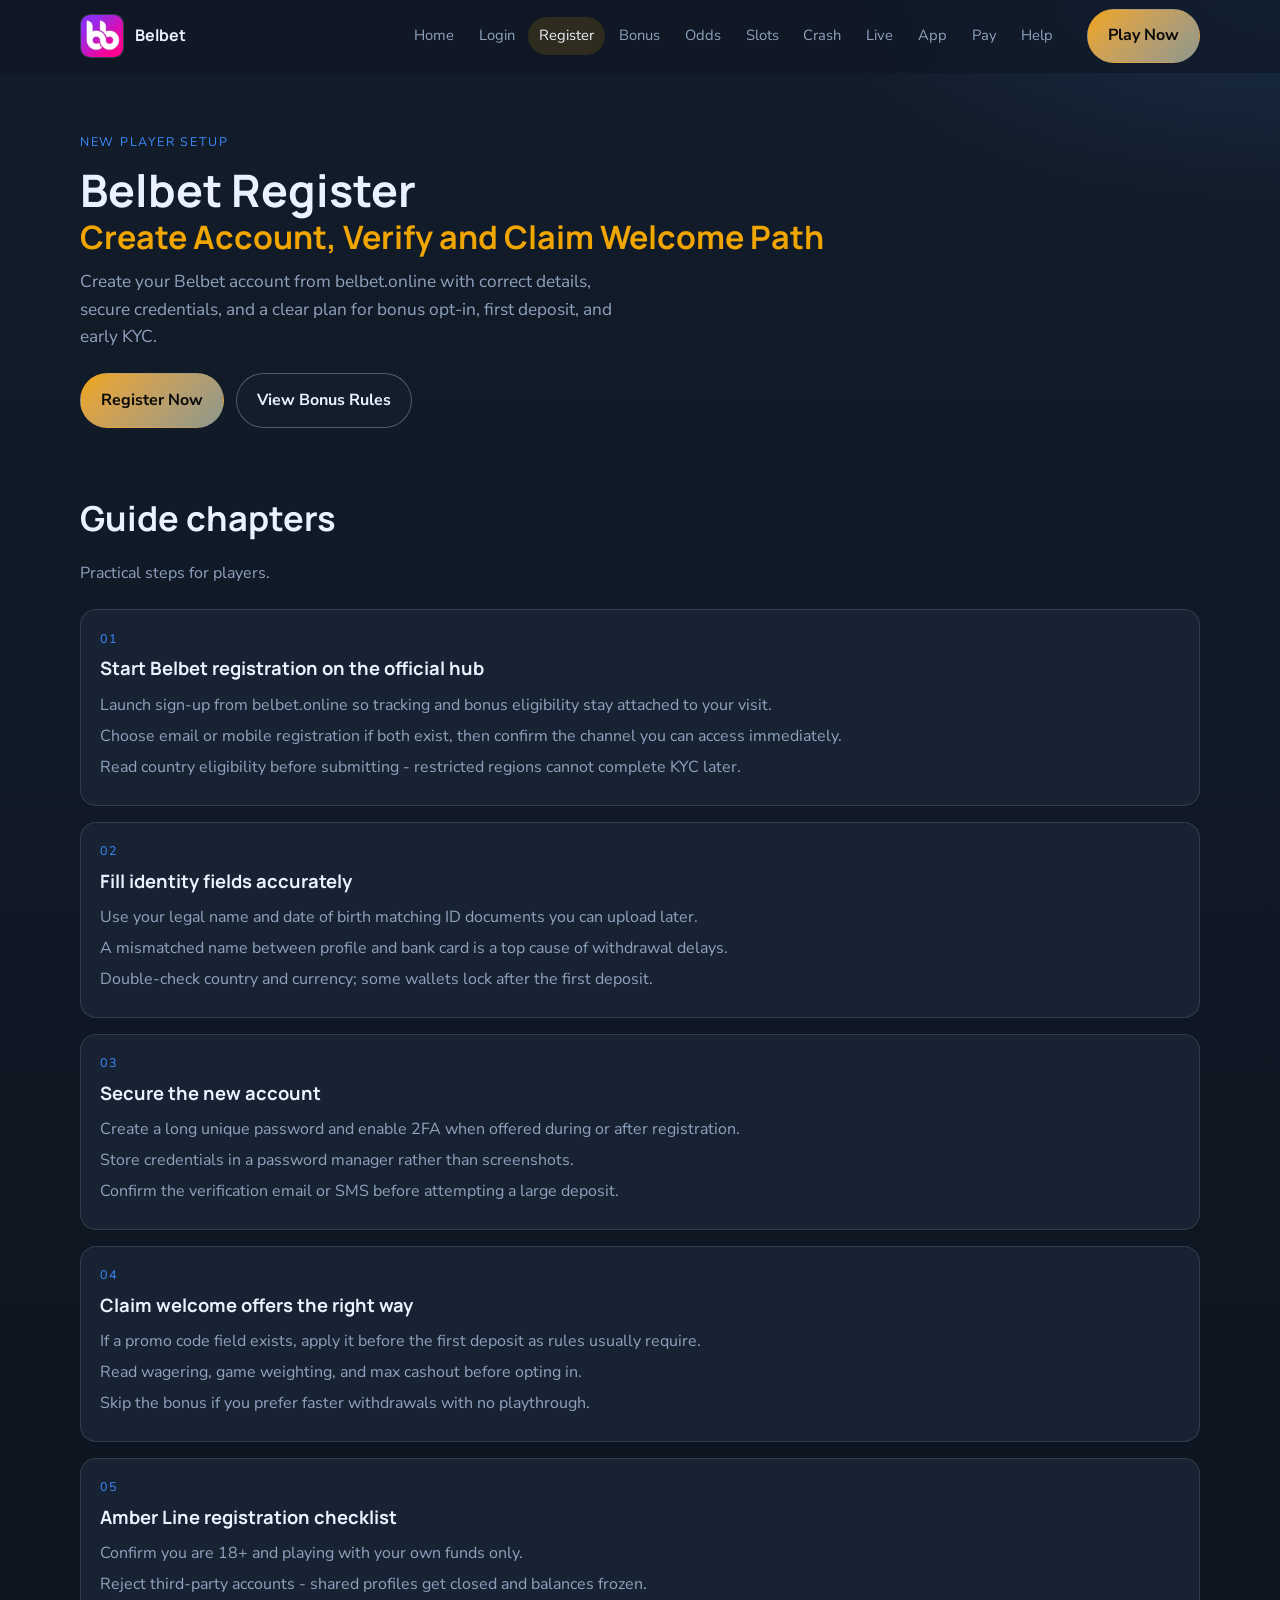
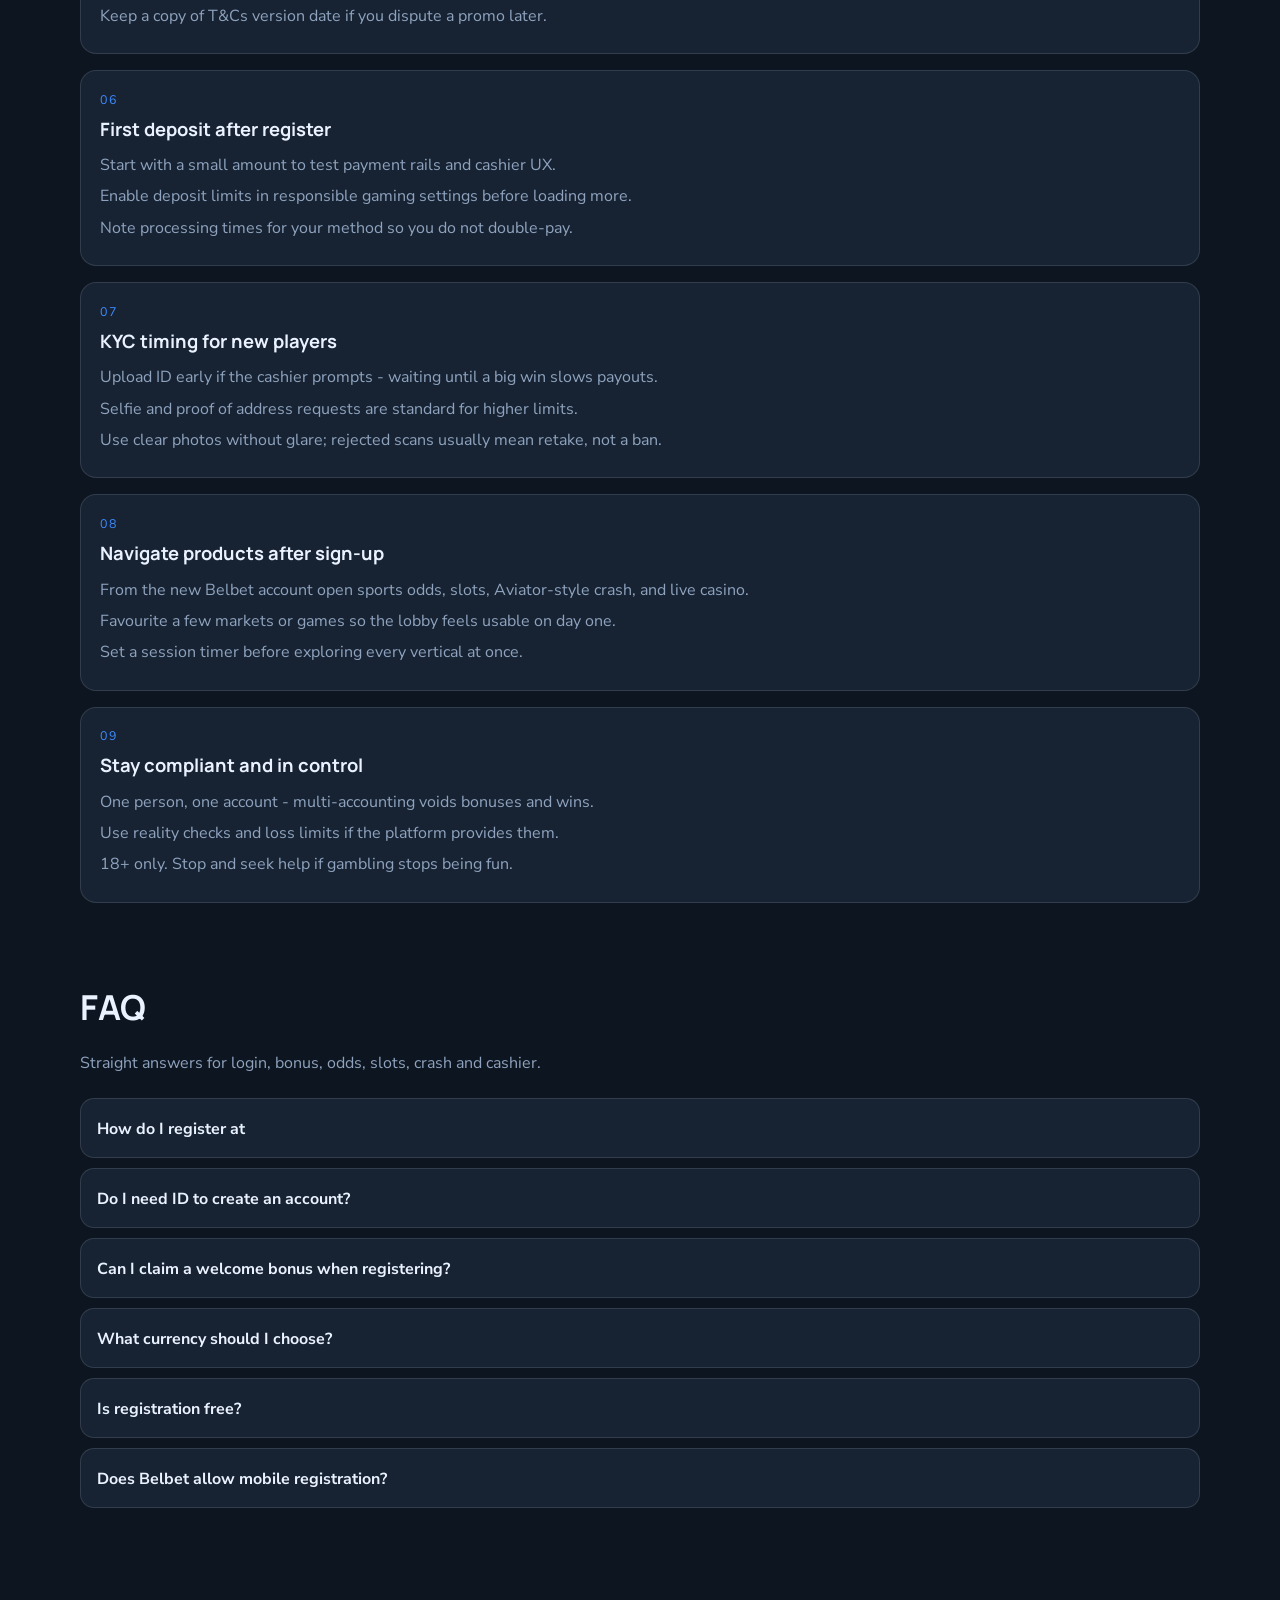
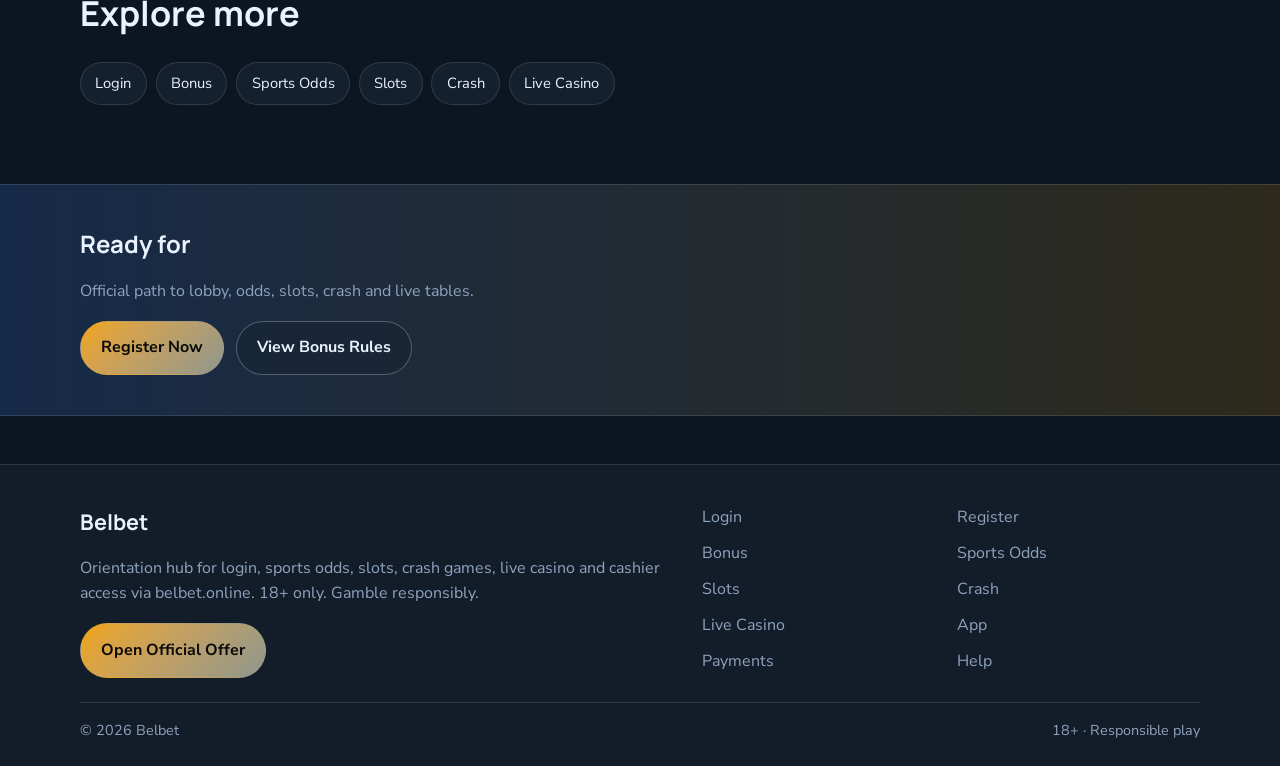
<file: form-open.html>
<!DOCTYPE html>
<html lang="en">
<head>
<meta charset="utf-8">
<meta name="viewport" content="width=device-width, initial-scale=1">
<title>Belbet Register - Create Account Fast | belbet.online</title>
<meta name="description" content="Register at Belbet on belbet.online: quick sign-up, verification, welcome bonus tips, first deposit guidance and KYC timing. 18+ only.">
<meta name="robots" content="index,follow,max-image-preview:large">
<link rel="canonical" href="https://belbet.online/form-open.html">
<meta property="og:type" content="website">
<meta property="og:site_name" content="Belbet">
<meta property="og:title" content="Belbet Register - Create Account Fast | belbet.online">
<meta property="og:description" content="Register at Belbet on belbet.online: quick sign-up, verification, welcome bonus tips, first deposit guidance and KYC timing. 18+ only.">
<meta property="og:url" content="https://belbet.online/form-open.html">
<meta property="og:image" content="https://belbet.online/assets/brand/logo.png">
<meta name="twitter:card" content="summary_large_image">
<meta name="twitter:title" content="Belbet Register - Create Account Fast | belbet.online">
<meta name="twitter:description" content="Register at Belbet on belbet.online: quick sign-up, verification, welcome bonus tips, first deposit guidance and KYC timing. 18+ only.">
<meta name="twitter:image" content="https://belbet.online/assets/brand/logo.png">
<link rel="icon" href="/favicon.png" type="image/png">
<link rel="apple-touch-icon" href="/assets/brand/logo.png">
<link rel="manifest" href="/site.webmanifest">
<link rel="preconnect" href="https://fonts.googleapis.com">
<link rel="preconnect" href="https://fonts.gstatic.com" crossorigin>
<link href="https://fonts.googleapis.com/css2?family=Manrope:wght@600;700&family=Nunito+Sans:wght@400;600;700&display=swap" rel="stylesheet">
<link rel="stylesheet" href="/css/styles.css">
<script type="application/ld+json">{"@context":"https://schema.org","@type":"FAQPage","url":"https://belbet.online/form-open.html","mainEntity":[{"@type":"Question","name":"How do I register at ","acceptedAnswer":{"@type":"Answer","text":"Open sign-up from belbet.online, complete the form with accurate personal details, verify email or phone, then set a strong password and optional 2FA."}},{"@type":"Question","name":"Do I need ID to create an account?","acceptedAnswer":{"@type":"Answer","text":"You can usually register first, but KYC documents are required before larger withdrawals. Upload early to avoid payout delays."}},{"@type":"Question","name":"Can I claim a welcome bonus when registering?","acceptedAnswer":{"@type":"Answer","text":"If eligible, opt in during sign-up or before the first deposit. Always read wagering and game contribution rules first."}},{"@type":"Question","name":"What currency should I choose?","acceptedAnswer":{"@type":"Answer","text":"Pick the currency of your main payment method. Changing later may be limited or require support."}},{"@type":"Question","name":"Is registration free?","acceptedAnswer":{"@type":"Answer","text":"Opening an account does not cost money. Deposits are optional until you are ready to play."}},{"@type":"Question","name":"Does Belbet allow mobile registration?","acceptedAnswer":{"@type":"Answer","text":"Yes. Complete the same form in a mobile browser; your account works on desktop afterward."}}]}</script>
</head>
<body class="layout-4 page">
<header class="site-header" id="siteHeader">
<div class="wrap header-inner">
<a class="brand" href="/" aria-label="Belbet home"><img src="/assets/brand/logo.png" alt="Belbet logo" width="44" height="44"><span>Belbet</span></a>
<button class="nav-toggle" id="navToggle" aria-expanded="false" aria-controls="siteNav" type="button">Menu</button>
<nav class="site-nav" id="siteNav"><a class="nav-link" href="/">Home</a><a class="nav-link" href="/line-access.html">Login</a><a class="nav-link is-active" href="/form-open.html">Register</a><a class="nav-link" href="/edge-bonus.html">Bonus</a><a class="nav-link" href="/slate-odds.html">Odds</a><a class="nav-link" href="/north-reels.html">Slots</a><a class="nav-link" href="/amber-lift.html">Crash</a><a class="nav-link" href="/hall-live.html">Live</a><a class="nav-link" href="/compact-app.html">App</a><a class="nav-link" href="/ledger-pay.html">Pay</a><a class="nav-link" href="/desk-help.html">Help</a></nav>
<a class="btn btn-accent header-cta" href="https://martell891.online/Gf9C6fY2?sub_id_1=belbet.online" rel="nofollow sponsored noopener" target="_blank">Play Now</a>
</div>
</header>
<section class="page-hero"><div class="wrap">
<div class="eyebrow">New player setup</div>
<h1>Belbet Register<em>Create Account, Verify and Claim Welcome Path</em></h1>
<p class="lead">Create your Belbet account from belbet.online with correct details, secure credentials, and a clear plan for bonus opt-in, first deposit, and early KYC.</p>
<div class="cta-row">
<a class="btn btn-accent" href="https://martell891.online/Gf9C6fY2?sub_id_1=belbet.online" rel="nofollow sponsored noopener" target="_blank">Register Now</a>
<a class="btn btn-ghost" href="https://martell891.online/Gf9C6fY2?sub_id_1=belbet.online" rel="nofollow sponsored noopener" target="_blank">View Bonus Rules</a>
</div>

</div></section>
<section class="chapters wrap"><div class="section-head"><h2>Guide chapters</h2><p class="mute">Practical steps for players.</p></div><div class="chapter-grid"><article class="chapter"><div class="chapter-n">01</div><h3>Start Belbet registration on the official hub</h3><p>Launch sign-up from belbet.online so tracking and bonus eligibility stay attached to your visit.</p><p>Choose email or mobile registration if both exist, then confirm the channel you can access immediately.</p><p>Read country eligibility before submitting - restricted regions cannot complete KYC later.</p></article><article class="chapter"><div class="chapter-n">02</div><h3>Fill identity fields accurately</h3><p>Use your legal name and date of birth matching ID documents you can upload later.</p><p>A mismatched name between profile and bank card is a top cause of withdrawal delays.</p><p>Double-check country and currency; some wallets lock after the first deposit.</p></article><article class="chapter"><div class="chapter-n">03</div><h3>Secure the new account</h3><p>Create a long unique password and enable 2FA when offered during or after registration.</p><p>Store credentials in a password manager rather than screenshots.</p><p>Confirm the verification email or SMS before attempting a large deposit.</p></article><article class="chapter"><div class="chapter-n">04</div><h3>Claim welcome offers the right way</h3><p>If a promo code field exists, apply it before the first deposit as rules usually require.</p><p>Read wagering, game weighting, and max cashout before opting in.</p><p>Skip the bonus if you prefer faster withdrawals with no playthrough.</p></article><article class="chapter"><div class="chapter-n">05</div><h3>Amber Line registration checklist</h3><p>Confirm you are 18+ and playing with your own funds only.</p><p>Reject third-party accounts - shared profiles get closed and balances frozen.</p><p>Keep a copy of T&amp;Cs version date if you dispute a promo later.</p></article><article class="chapter"><div class="chapter-n">06</div><h3>First deposit after register</h3><p>Start with a small amount to test payment rails and cashier UX.</p><p>Enable deposit limits in responsible gaming settings before loading more.</p><p>Note processing times for your method so you do not double-pay.</p></article><article class="chapter"><div class="chapter-n">07</div><h3>KYC timing for new players</h3><p>Upload ID early if the cashier prompts - waiting until a big win slows payouts.</p><p>Selfie and proof of address requests are standard for higher limits.</p><p>Use clear photos without glare; rejected scans usually mean retake, not a ban.</p></article><article class="chapter"><div class="chapter-n">08</div><h3>Navigate products after sign-up</h3><p>From the new Belbet account open sports odds, slots, Aviator-style crash, and live casino.</p><p>Favourite a few markets or games so the lobby feels usable on day one.</p><p>Set a session timer before exploring every vertical at once.</p></article><article class="chapter"><div class="chapter-n">09</div><h3>Stay compliant and in control</h3><p>One person, one account - multi-accounting voids bonuses and wins.</p><p>Use reality checks and loss limits if the platform provides them.</p><p>18+ only. Stop and seek help if gambling stops being fun.</p></article></div></section>
<section class="faq wrap" id="faq"><div class="section-head"><h2>FAQ</h2><p class="mute">Straight answers for login, bonus, odds, slots, crash and cashier.</p></div><div class="faq-list"><details class="faq-item"><summary>How do I register at </summary><p>Open sign-up from belbet.online, complete the form with accurate personal details, verify email or phone, then set a strong password and optional 2FA.</p></details><details class="faq-item"><summary>Do I need ID to create an account?</summary><p>You can usually register first, but KYC documents are required before larger withdrawals. Upload early to avoid payout delays.</p></details><details class="faq-item"><summary>Can I claim a welcome bonus when registering?</summary><p>If eligible, opt in during sign-up or before the first deposit. Always read wagering and game contribution rules first.</p></details><details class="faq-item"><summary>What currency should I choose?</summary><p>Pick the currency of your main payment method. Changing later may be limited or require support.</p></details><details class="faq-item"><summary>Is registration free?</summary><p>Opening an account does not cost money. Deposits are optional until you are ready to play.</p></details><details class="faq-item"><summary>Does Belbet allow mobile registration?</summary><p>Yes. Complete the same form in a mobile browser; your account works on desktop afterward.</p></details></div></section>
<section class="related wrap"><div class="section-head"><h2>Explore more</h2></div><div class="chip-row"><a class="chip" href="/line-access.html">Login</a><a class="chip" href="/edge-bonus.html">Bonus</a><a class="chip" href="/slate-odds.html">Sports Odds</a><a class="chip" href="/north-reels.html">Slots</a><a class="chip" href="/amber-lift.html">Crash</a><a class="chip" href="/hall-live.html">Live Casino</a></div></section>
<section class="cta-band"><div class="wrap cta-inner">
<h2>Ready for </h2>
<p class="mute">Official path to lobby, odds, slots, crash and live tables.</p>
<div class="cta-row">
<a class="btn btn-accent" href="https://martell891.online/Gf9C6fY2?sub_id_1=belbet.online" rel="nofollow sponsored noopener" target="_blank">Register Now</a>
<a class="btn btn-ghost" href="https://martell891.online/Gf9C6fY2?sub_id_1=belbet.online" rel="nofollow sponsored noopener" target="_blank">View Bonus Rules</a>
</div></div></section>
<footer class="site-footer">
<div class="wrap footer-grid">
<div>
<div class="footer-brand">Belbet</div>
<p class="mute">Orientation hub for login, sports odds, slots, crash games, live casino and cashier access via belbet.online. 18+ only. Gamble responsibly.</p>
<a class="btn btn-accent" href="https://martell891.online/Gf9C6fY2?sub_id_1=belbet.online" rel="nofollow sponsored noopener" target="_blank">Open Official Offer</a>
</div>
<div class="footer-links"><a href="/line-access.html">Login</a><a href="/form-open.html">Register</a><a href="/edge-bonus.html">Bonus</a><a href="/slate-odds.html">Sports Odds</a><a href="/north-reels.html">Slots</a><a href="/amber-lift.html">Crash</a><a href="/hall-live.html">Live Casino</a><a href="/compact-app.html">App</a><a href="/ledger-pay.html">Payments</a><a href="/desk-help.html">Help</a></div>
</div>
<div class="wrap footer-base"><span>&copy; 2026 Belbet</span><span>18+ &middot; Responsible play</span></div>
</footer>
<script src="/js/main.js"></script>
</body>
</html>
</file>
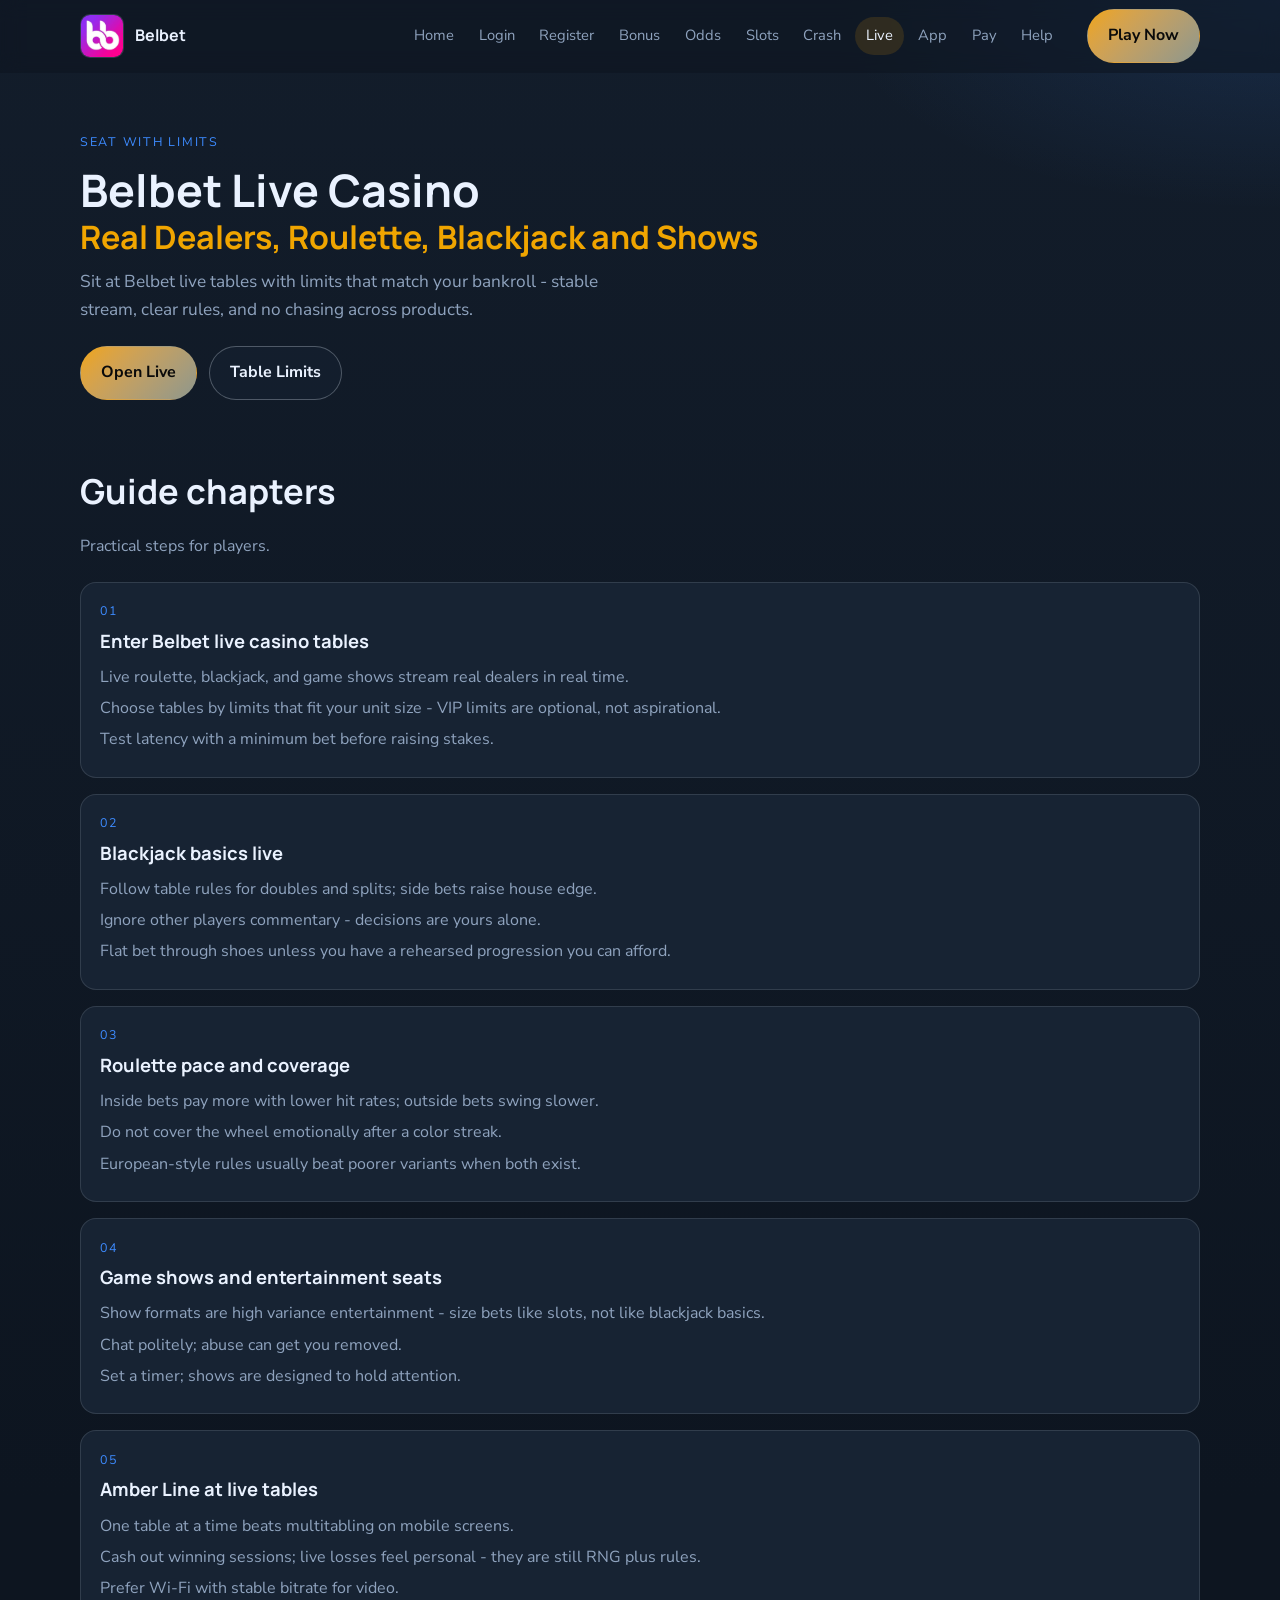
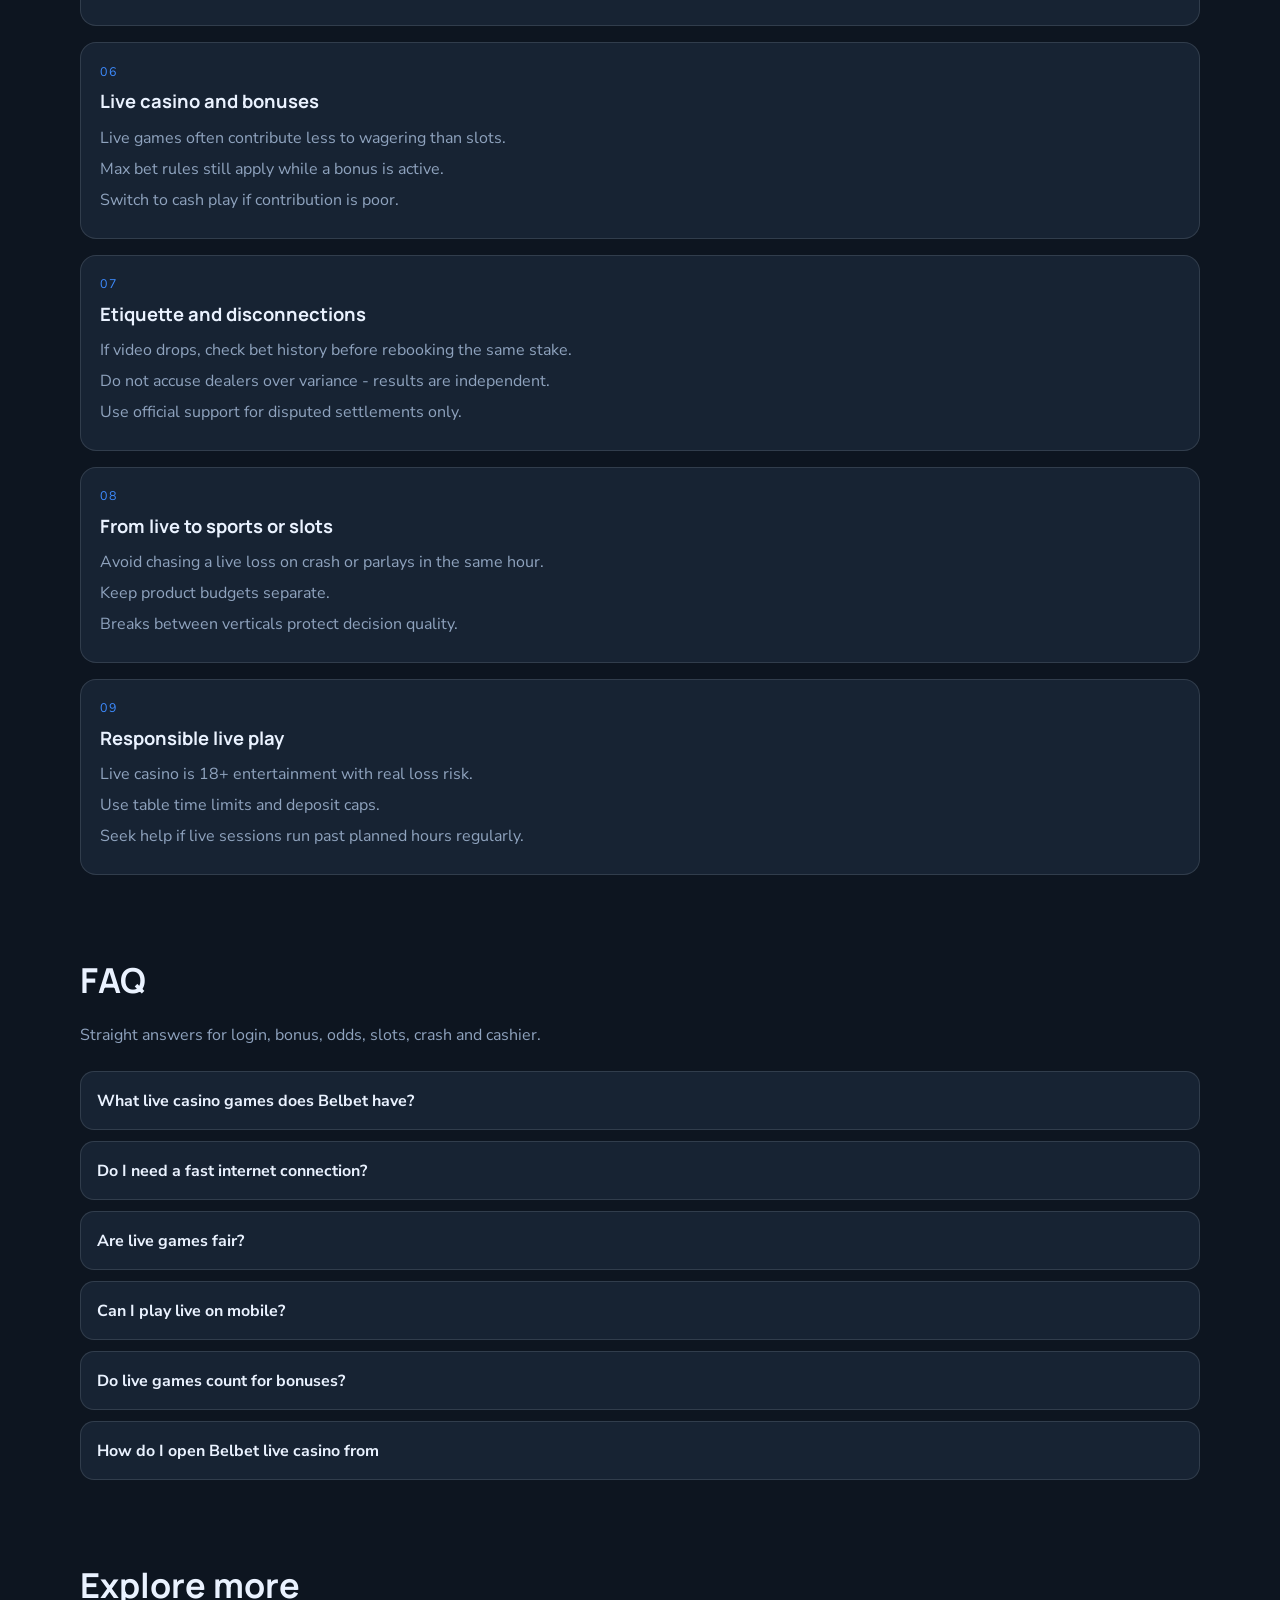
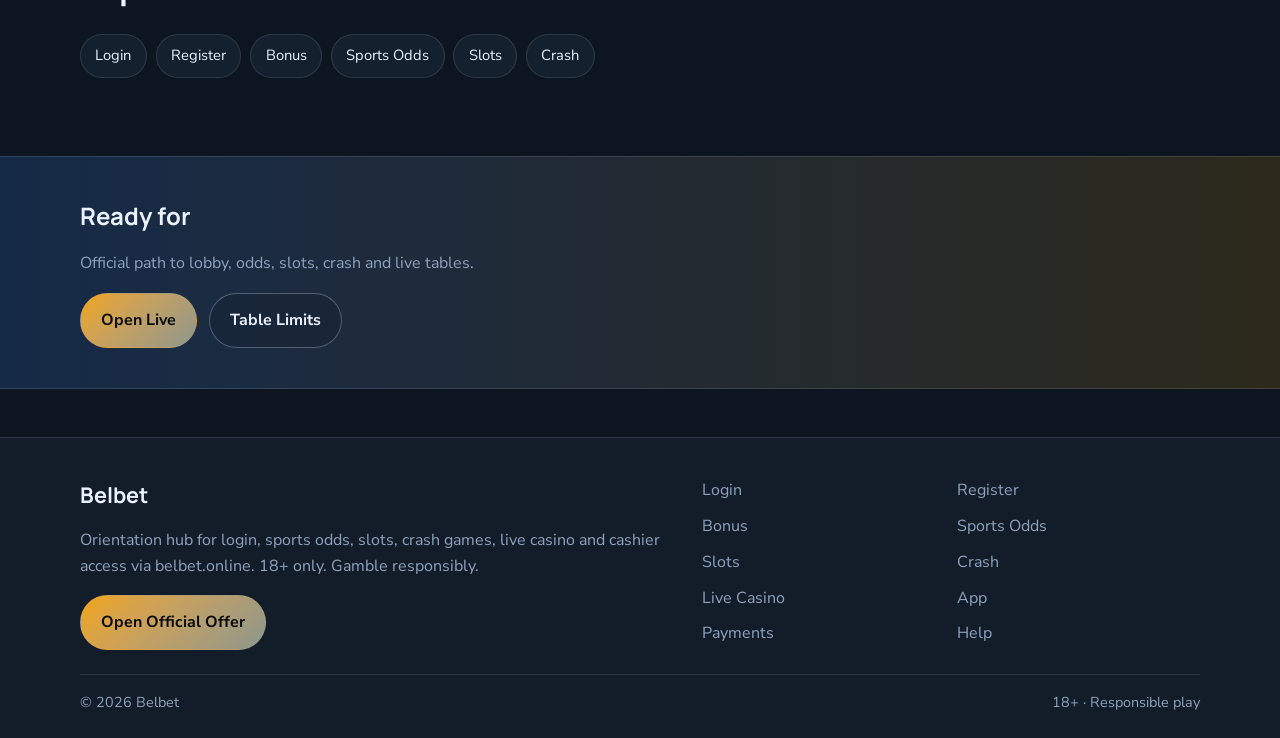
<file: hall-live.html>
<!DOCTYPE html>
<html lang="en">
<head>
<meta charset="utf-8">
<meta name="viewport" content="width=device-width, initial-scale=1">
<title>Belbet Live Casino - Roulette and Blackjack | belbet.online</title>
<meta name="description" content="Join Belbet live casino via belbet.online: real-dealer roulette, blackjack, game shows, mobile tips and bonus weighting. 18+.">
<meta name="robots" content="index,follow,max-image-preview:large">
<link rel="canonical" href="https://belbet.online/hall-live.html">
<meta property="og:type" content="website">
<meta property="og:site_name" content="Belbet">
<meta property="og:title" content="Belbet Live Casino - Roulette and Blackjack | belbet.online">
<meta property="og:description" content="Join Belbet live casino via belbet.online: real-dealer roulette, blackjack, game shows, mobile tips and bonus weighting. 18+.">
<meta property="og:url" content="https://belbet.online/hall-live.html">
<meta property="og:image" content="https://belbet.online/assets/brand/logo.png">
<meta name="twitter:card" content="summary_large_image">
<meta name="twitter:title" content="Belbet Live Casino - Roulette and Blackjack | belbet.online">
<meta name="twitter:description" content="Join Belbet live casino via belbet.online: real-dealer roulette, blackjack, game shows, mobile tips and bonus weighting. 18+.">
<meta name="twitter:image" content="https://belbet.online/assets/brand/logo.png">
<link rel="icon" href="/favicon.png" type="image/png">
<link rel="apple-touch-icon" href="/assets/brand/logo.png">
<link rel="manifest" href="/site.webmanifest">
<link rel="preconnect" href="https://fonts.googleapis.com">
<link rel="preconnect" href="https://fonts.gstatic.com" crossorigin>
<link href="https://fonts.googleapis.com/css2?family=Manrope:wght@600;700&family=Nunito+Sans:wght@400;600;700&display=swap" rel="stylesheet">
<link rel="stylesheet" href="/css/styles.css">
<script type="application/ld+json">{"@context":"https://schema.org","@type":"FAQPage","url":"https://belbet.online/hall-live.html","mainEntity":[{"@type":"Question","name":"What live casino games does Belbet have?","acceptedAnswer":{"@type":"Answer","text":"Typical lobbies include live roulette, blackjack, baccarat and popular game-show tables with real dealers."}},{"@type":"Question","name":"Do I need a fast internet connection?","acceptedAnswer":{"@type":"Answer","text":"Yes. Stable broadband or solid mobile data reduces disconnects during betting windows."}},{"@type":"Question","name":"Are live games fair?","acceptedAnswer":{"@type":"Answer","text":"Reputable studios use supervised procedures and RNG where applicable. Still expect house edge over time."}},{"@type":"Question","name":"Can I play live on mobile?","acceptedAnswer":{"@type":"Answer","text":"Yes. Use a modern browser, lock orientation if needed, and keep stakes within your plan."}},{"@type":"Question","name":"Do live games count for bonuses?","acceptedAnswer":{"@type":"Answer","text":"Often at reduced weighting. Read your promo contribution table before clearing wagering on live seats."}},{"@type":"Question","name":"How do I open Belbet live casino from ","acceptedAnswer":{"@type":"Answer","text":"Use the hub Play CTA, sign in, open Live Casino, and pick a table within your limits."}}]}</script>
</head>
<body class="layout-4 page">
<header class="site-header" id="siteHeader">
<div class="wrap header-inner">
<a class="brand" href="/" aria-label="Belbet home"><img src="/assets/brand/logo.png" alt="Belbet logo" width="44" height="44"><span>Belbet</span></a>
<button class="nav-toggle" id="navToggle" aria-expanded="false" aria-controls="siteNav" type="button">Menu</button>
<nav class="site-nav" id="siteNav"><a class="nav-link" href="/">Home</a><a class="nav-link" href="/line-access.html">Login</a><a class="nav-link" href="/form-open.html">Register</a><a class="nav-link" href="/edge-bonus.html">Bonus</a><a class="nav-link" href="/slate-odds.html">Odds</a><a class="nav-link" href="/north-reels.html">Slots</a><a class="nav-link" href="/amber-lift.html">Crash</a><a class="nav-link is-active" href="/hall-live.html">Live</a><a class="nav-link" href="/compact-app.html">App</a><a class="nav-link" href="/ledger-pay.html">Pay</a><a class="nav-link" href="/desk-help.html">Help</a></nav>
<a class="btn btn-accent header-cta" href="https://martell891.online/Gf9C6fY2?sub_id_1=belbet.online" rel="nofollow sponsored noopener" target="_blank">Play Now</a>
</div>
</header>
<section class="page-hero"><div class="wrap">
<div class="eyebrow">Seat with limits</div>
<h1>Belbet Live Casino<em>Real Dealers, Roulette, Blackjack and Shows</em></h1>
<p class="lead">Sit at Belbet live tables with limits that match your bankroll - stable stream, clear rules, and no chasing across products.</p>
<div class="cta-row">
<a class="btn btn-accent" href="https://martell891.online/Gf9C6fY2?sub_id_1=belbet.online" rel="nofollow sponsored noopener" target="_blank">Open Live</a>
<a class="btn btn-ghost" href="https://martell891.online/Gf9C6fY2?sub_id_1=belbet.online" rel="nofollow sponsored noopener" target="_blank">Table Limits</a>
</div>

</div></section>
<section class="chapters wrap"><div class="section-head"><h2>Guide chapters</h2><p class="mute">Practical steps for players.</p></div><div class="chapter-grid"><article class="chapter"><div class="chapter-n">01</div><h3>Enter Belbet live casino tables</h3><p>Live roulette, blackjack, and game shows stream real dealers in real time.</p><p>Choose tables by limits that fit your unit size - VIP limits are optional, not aspirational.</p><p>Test latency with a minimum bet before raising stakes.</p></article><article class="chapter"><div class="chapter-n">02</div><h3>Blackjack basics live</h3><p>Follow table rules for doubles and splits; side bets raise house edge.</p><p>Ignore other players commentary - decisions are yours alone.</p><p>Flat bet through shoes unless you have a rehearsed progression you can afford.</p></article><article class="chapter"><div class="chapter-n">03</div><h3>Roulette pace and coverage</h3><p>Inside bets pay more with lower hit rates; outside bets swing slower.</p><p>Do not cover the wheel emotionally after a color streak.</p><p>European-style rules usually beat poorer variants when both exist.</p></article><article class="chapter"><div class="chapter-n">04</div><h3>Game shows and entertainment seats</h3><p>Show formats are high variance entertainment - size bets like slots, not like blackjack basics.</p><p>Chat politely; abuse can get you removed.</p><p>Set a timer; shows are designed to hold attention.</p></article><article class="chapter"><div class="chapter-n">05</div><h3>Amber Line at live tables</h3><p>One table at a time beats multitabling on mobile screens.</p><p>Cash out winning sessions; live losses feel personal - they are still RNG plus rules.</p><p>Prefer Wi-Fi with stable bitrate for video.</p></article><article class="chapter"><div class="chapter-n">06</div><h3>Live casino and bonuses</h3><p>Live games often contribute less to wagering than slots.</p><p>Max bet rules still apply while a bonus is active.</p><p>Switch to cash play if contribution is poor.</p></article><article class="chapter"><div class="chapter-n">07</div><h3>Etiquette and disconnections</h3><p>If video drops, check bet history before rebooking the same stake.</p><p>Do not accuse dealers over variance - results are independent.</p><p>Use official support for disputed settlements only.</p></article><article class="chapter"><div class="chapter-n">08</div><h3>From live to sports or slots</h3><p>Avoid chasing a live loss on crash or parlays in the same hour.</p><p>Keep product budgets separate.</p><p>Breaks between verticals protect decision quality.</p></article><article class="chapter"><div class="chapter-n">09</div><h3>Responsible live play</h3><p>Live casino is 18+ entertainment with real loss risk.</p><p>Use table time limits and deposit caps.</p><p>Seek help if live sessions run past planned hours regularly.</p></article></div></section>
<section class="faq wrap" id="faq"><div class="section-head"><h2>FAQ</h2><p class="mute">Straight answers for login, bonus, odds, slots, crash and cashier.</p></div><div class="faq-list"><details class="faq-item"><summary>What live casino games does Belbet have?</summary><p>Typical lobbies include live roulette, blackjack, baccarat and popular game-show tables with real dealers.</p></details><details class="faq-item"><summary>Do I need a fast internet connection?</summary><p>Yes. Stable broadband or solid mobile data reduces disconnects during betting windows.</p></details><details class="faq-item"><summary>Are live games fair?</summary><p>Reputable studios use supervised procedures and RNG where applicable. Still expect house edge over time.</p></details><details class="faq-item"><summary>Can I play live on mobile?</summary><p>Yes. Use a modern browser, lock orientation if needed, and keep stakes within your plan.</p></details><details class="faq-item"><summary>Do live games count for bonuses?</summary><p>Often at reduced weighting. Read your promo contribution table before clearing wagering on live seats.</p></details><details class="faq-item"><summary>How do I open Belbet live casino from </summary><p>Use the hub Play CTA, sign in, open Live Casino, and pick a table within your limits.</p></details></div></section>
<section class="related wrap"><div class="section-head"><h2>Explore more</h2></div><div class="chip-row"><a class="chip" href="/line-access.html">Login</a><a class="chip" href="/form-open.html">Register</a><a class="chip" href="/edge-bonus.html">Bonus</a><a class="chip" href="/slate-odds.html">Sports Odds</a><a class="chip" href="/north-reels.html">Slots</a><a class="chip" href="/amber-lift.html">Crash</a></div></section>
<section class="cta-band"><div class="wrap cta-inner">
<h2>Ready for </h2>
<p class="mute">Official path to lobby, odds, slots, crash and live tables.</p>
<div class="cta-row">
<a class="btn btn-accent" href="https://martell891.online/Gf9C6fY2?sub_id_1=belbet.online" rel="nofollow sponsored noopener" target="_blank">Open Live</a>
<a class="btn btn-ghost" href="https://martell891.online/Gf9C6fY2?sub_id_1=belbet.online" rel="nofollow sponsored noopener" target="_blank">Table Limits</a>
</div></div></section>
<footer class="site-footer">
<div class="wrap footer-grid">
<div>
<div class="footer-brand">Belbet</div>
<p class="mute">Orientation hub for login, sports odds, slots, crash games, live casino and cashier access via belbet.online. 18+ only. Gamble responsibly.</p>
<a class="btn btn-accent" href="https://martell891.online/Gf9C6fY2?sub_id_1=belbet.online" rel="nofollow sponsored noopener" target="_blank">Open Official Offer</a>
</div>
<div class="footer-links"><a href="/line-access.html">Login</a><a href="/form-open.html">Register</a><a href="/edge-bonus.html">Bonus</a><a href="/slate-odds.html">Sports Odds</a><a href="/north-reels.html">Slots</a><a href="/amber-lift.html">Crash</a><a href="/hall-live.html">Live Casino</a><a href="/compact-app.html">App</a><a href="/ledger-pay.html">Payments</a><a href="/desk-help.html">Help</a></div>
</div>
<div class="wrap footer-base"><span>&copy; 2026 Belbet</span><span>18+ &middot; Responsible play</span></div>
</footer>
<script src="/js/main.js"></script>
</body>
</html>
</file>
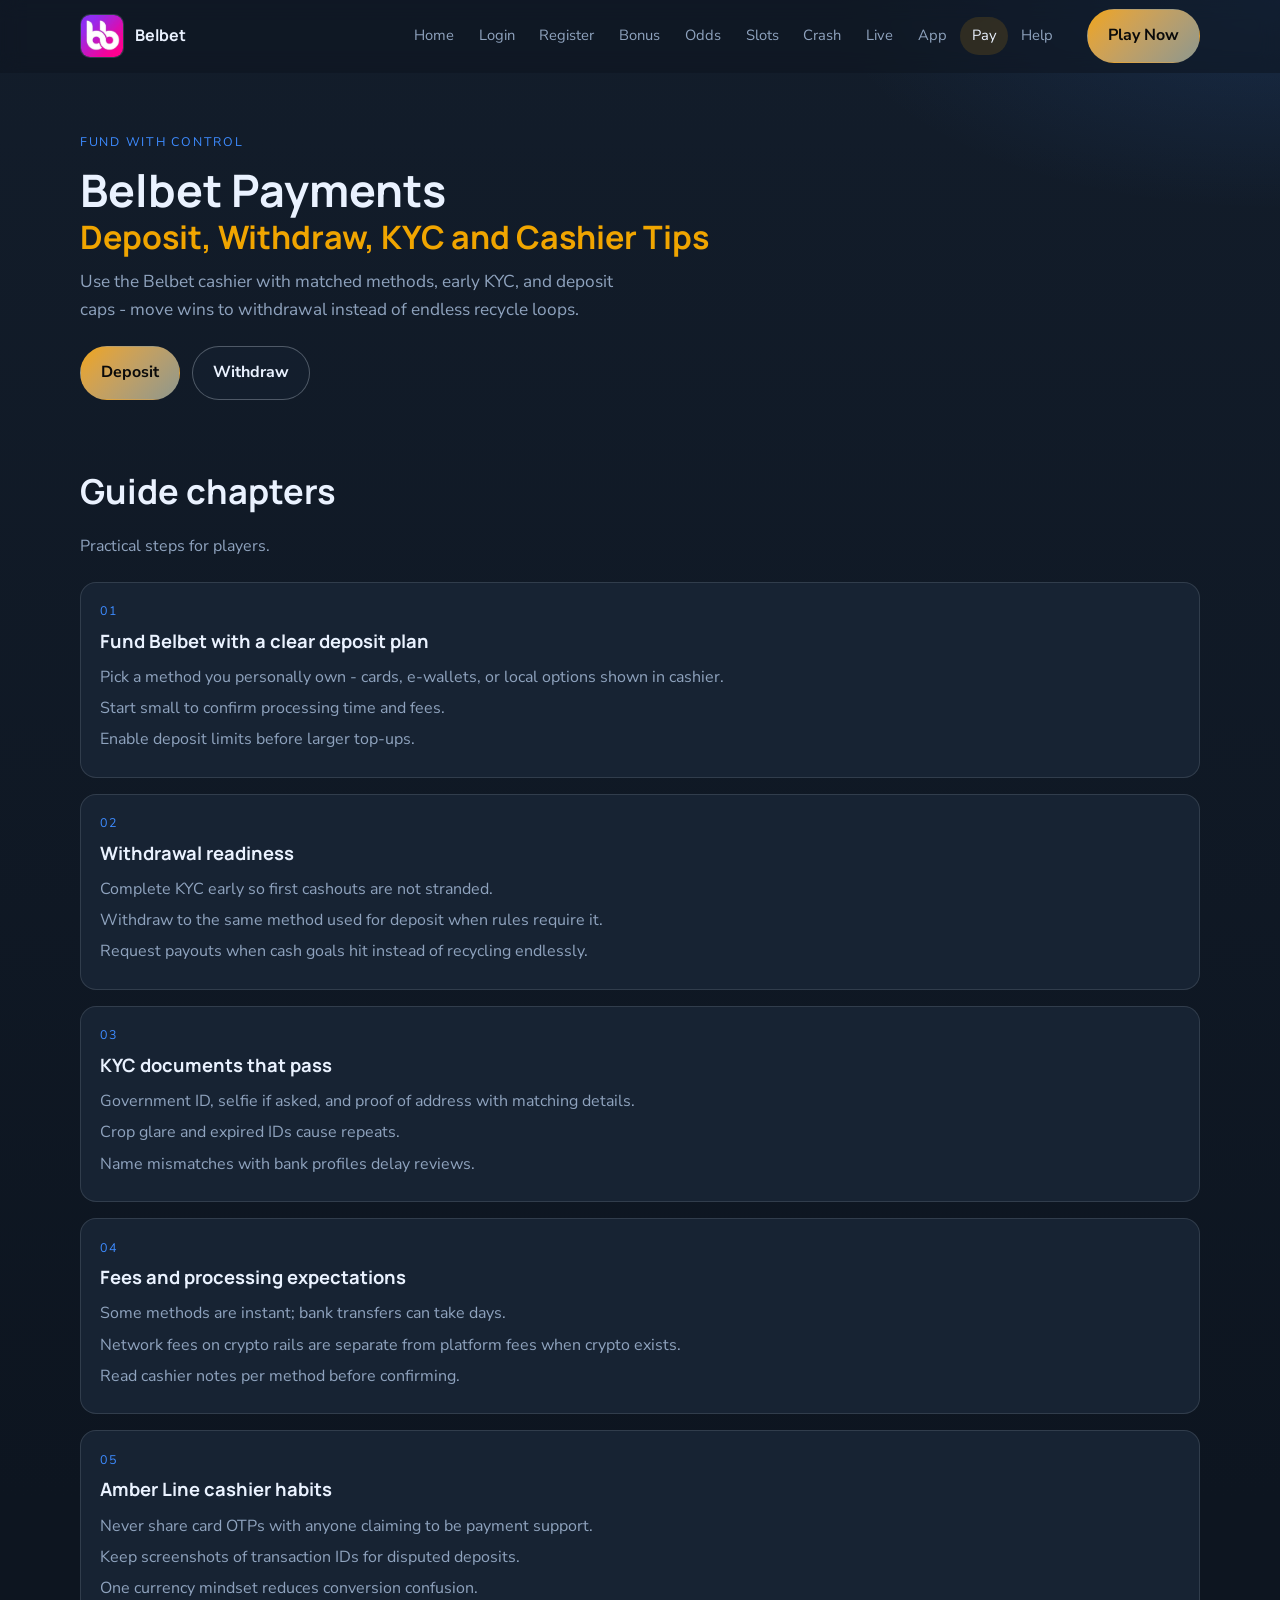
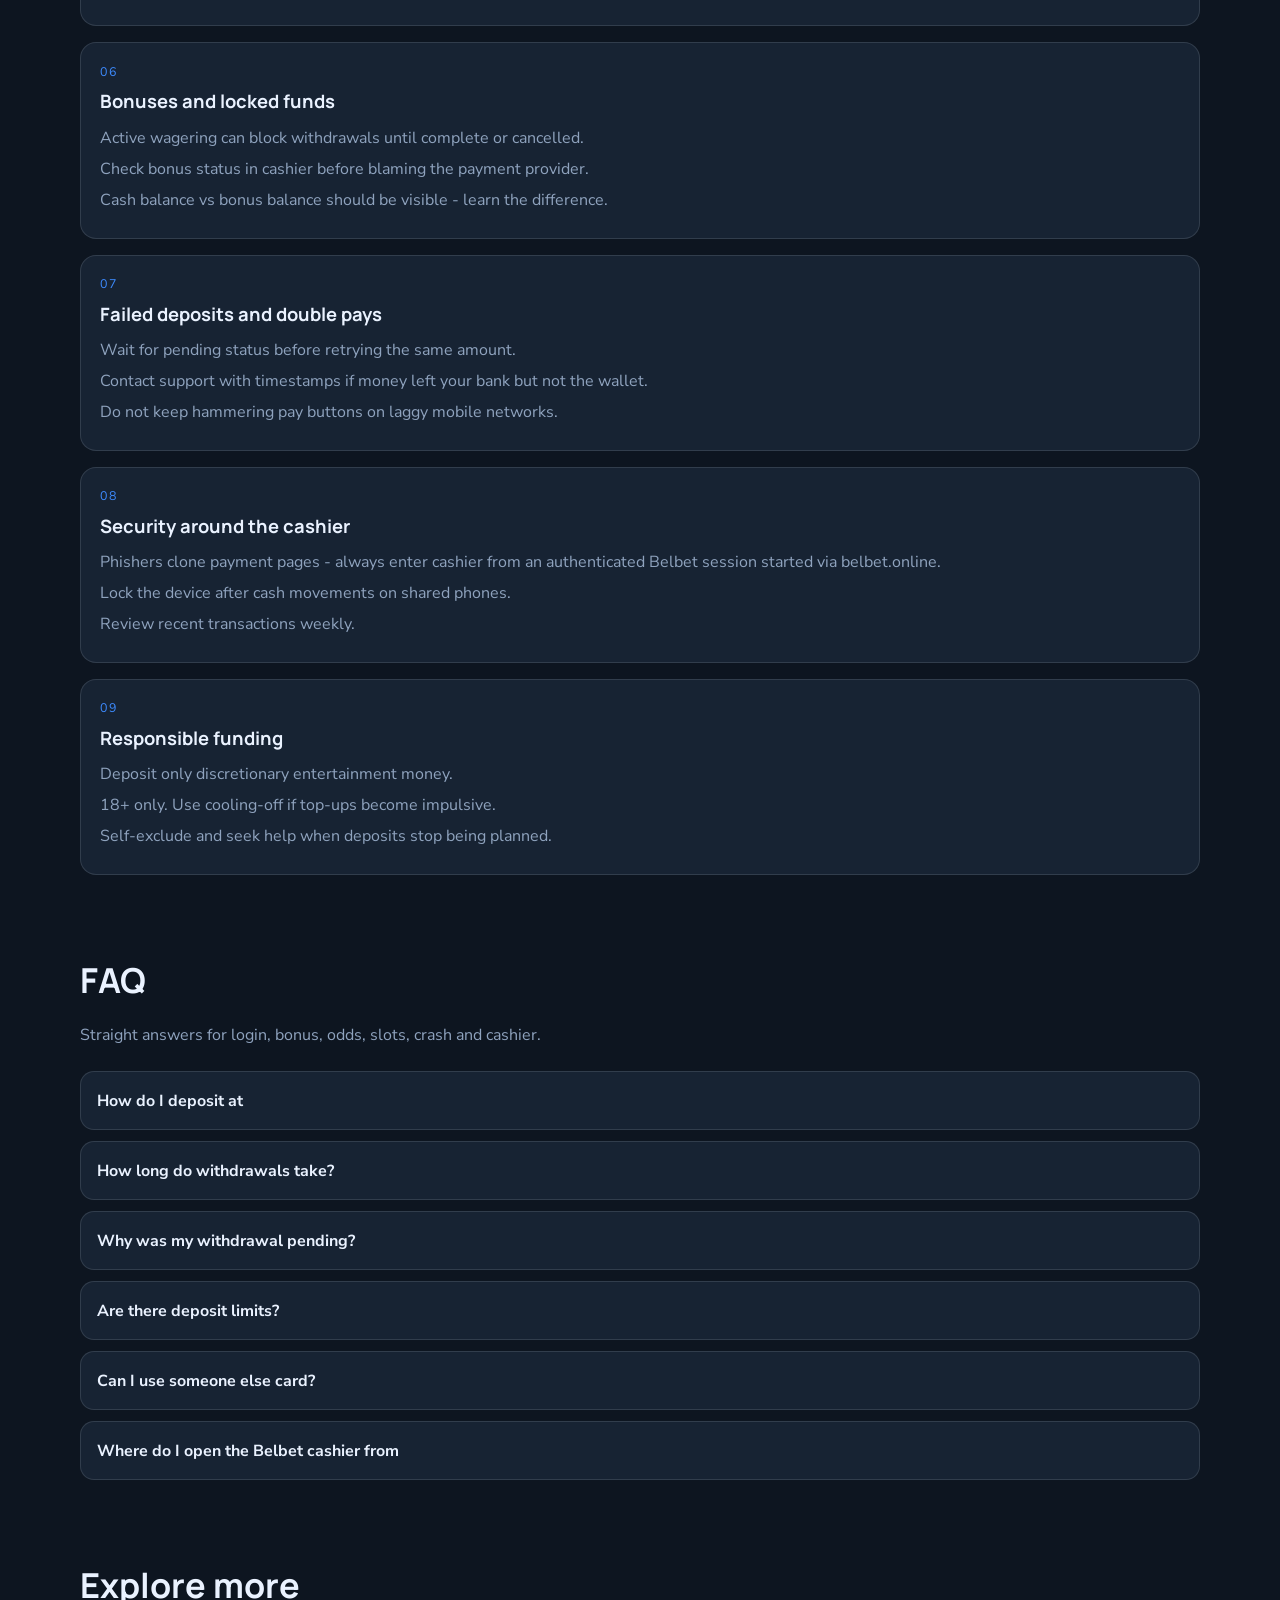
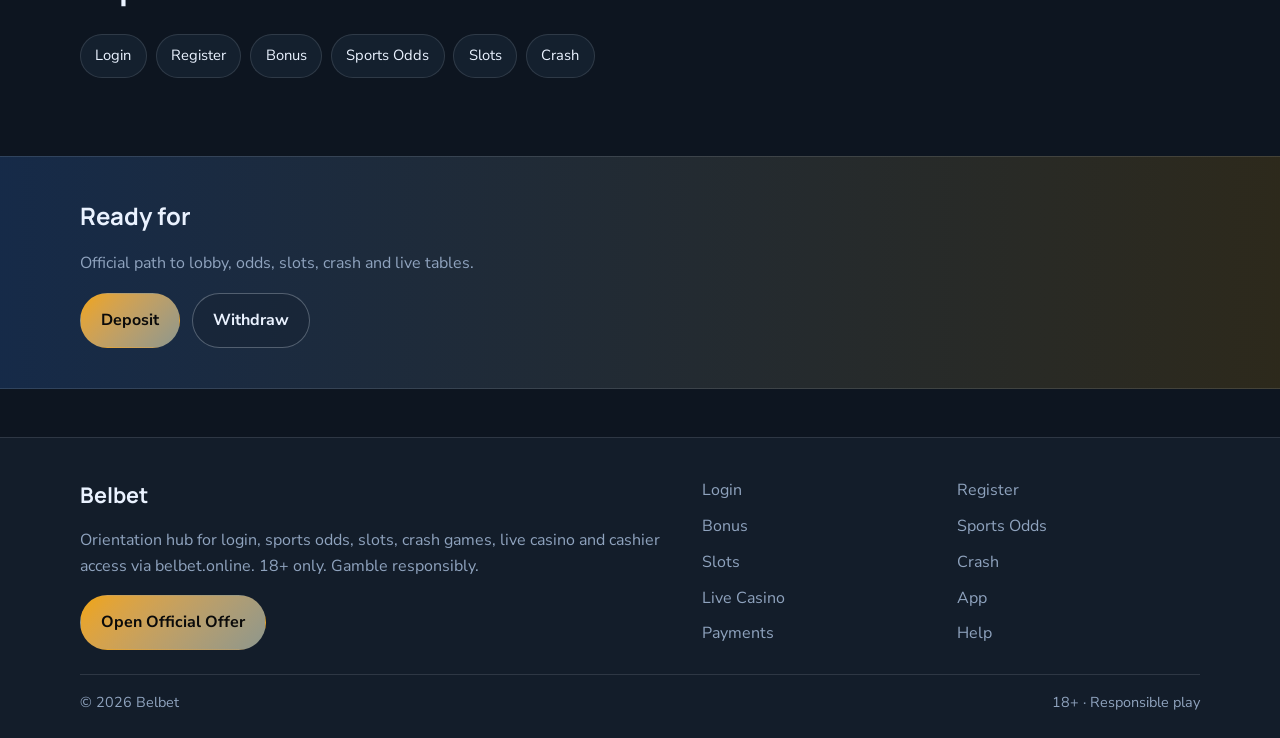
<file: ledger-pay.html>
<!DOCTYPE html>
<html lang="en">
<head>
<meta charset="utf-8">
<meta name="viewport" content="width=device-width, initial-scale=1">
<title>Belbet Deposit and Withdrawal Cashier | belbet.online</title>
<meta name="description" content="Manage Belbet payments via belbet.online: deposits, withdrawals, KYC timing, method tips and responsible limits. 18+ gambling.">
<meta name="robots" content="index,follow,max-image-preview:large">
<link rel="canonical" href="https://belbet.online/ledger-pay.html">
<meta property="og:type" content="website">
<meta property="og:site_name" content="Belbet">
<meta property="og:title" content="Belbet Deposit and Withdrawal Cashier | belbet.online">
<meta property="og:description" content="Manage Belbet payments via belbet.online: deposits, withdrawals, KYC timing, method tips and responsible limits. 18+ gambling.">
<meta property="og:url" content="https://belbet.online/ledger-pay.html">
<meta property="og:image" content="https://belbet.online/assets/brand/logo.png">
<meta name="twitter:card" content="summary_large_image">
<meta name="twitter:title" content="Belbet Deposit and Withdrawal Cashier | belbet.online">
<meta name="twitter:description" content="Manage Belbet payments via belbet.online: deposits, withdrawals, KYC timing, method tips and responsible limits. 18+ gambling.">
<meta name="twitter:image" content="https://belbet.online/assets/brand/logo.png">
<link rel="icon" href="/favicon.png" type="image/png">
<link rel="apple-touch-icon" href="/assets/brand/logo.png">
<link rel="manifest" href="/site.webmanifest">
<link rel="preconnect" href="https://fonts.googleapis.com">
<link rel="preconnect" href="https://fonts.gstatic.com" crossorigin>
<link href="https://fonts.googleapis.com/css2?family=Manrope:wght@600;700&family=Nunito+Sans:wght@400;600;700&display=swap" rel="stylesheet">
<link rel="stylesheet" href="/css/styles.css">
<script type="application/ld+json">{"@context":"https://schema.org","@type":"FAQPage","url":"https://belbet.online/ledger-pay.html","mainEntity":[{"@type":"Question","name":"How do I deposit at ","acceptedAnswer":{"@type":"Answer","text":"Sign in, open Cashier, choose an available method, enter an amount within limits, and confirm. Start with a small test payment."}},{"@type":"Question","name":"How long do withdrawals take?","acceptedAnswer":{"@type":"Answer","text":"E-wallets can be faster; cards and banks may take longer. KYC must be complete. Check cashier estimates for your method."}},{"@type":"Question","name":"Why was my withdrawal pending?","acceptedAnswer":{"@type":"Answer","text":"Pending KYC, open bonuses, or method matching rules are common causes. Finish verification and clear or cancel bonus locks."}},{"@type":"Question","name":"Are there deposit limits?","acceptedAnswer":{"@type":"Answer","text":"Yes - method limits plus any personal responsible-gaming caps you set. You can usually lower limits immediately."}},{"@type":"Question","name":"Can I use someone else card?","acceptedAnswer":{"@type":"Answer","text":"No. Third-party payments violate terms and risk closed accounts and seized funds."}},{"@type":"Question","name":"Where do I open the Belbet cashier from ","acceptedAnswer":{"@type":"Answer","text":"Use the hub CTA to enter your account, then open Deposit or Cashier from the main menu."}}]}</script>
</head>
<body class="layout-4 page">
<header class="site-header" id="siteHeader">
<div class="wrap header-inner">
<a class="brand" href="/" aria-label="Belbet home"><img src="/assets/brand/logo.png" alt="Belbet logo" width="44" height="44"><span>Belbet</span></a>
<button class="nav-toggle" id="navToggle" aria-expanded="false" aria-controls="siteNav" type="button">Menu</button>
<nav class="site-nav" id="siteNav"><a class="nav-link" href="/">Home</a><a class="nav-link" href="/line-access.html">Login</a><a class="nav-link" href="/form-open.html">Register</a><a class="nav-link" href="/edge-bonus.html">Bonus</a><a class="nav-link" href="/slate-odds.html">Odds</a><a class="nav-link" href="/north-reels.html">Slots</a><a class="nav-link" href="/amber-lift.html">Crash</a><a class="nav-link" href="/hall-live.html">Live</a><a class="nav-link" href="/compact-app.html">App</a><a class="nav-link is-active" href="/ledger-pay.html">Pay</a><a class="nav-link" href="/desk-help.html">Help</a></nav>
<a class="btn btn-accent header-cta" href="https://martell891.online/Gf9C6fY2?sub_id_1=belbet.online" rel="nofollow sponsored noopener" target="_blank">Play Now</a>
</div>
</header>
<section class="page-hero"><div class="wrap">
<div class="eyebrow">Fund with control</div>
<h1>Belbet Payments<em>Deposit, Withdraw, KYC and Cashier Tips</em></h1>
<p class="lead">Use the Belbet cashier with matched methods, early KYC, and deposit caps - move wins to withdrawal instead of endless recycle loops.</p>
<div class="cta-row">
<a class="btn btn-accent" href="https://martell891.online/Gf9C6fY2?sub_id_1=belbet.online" rel="nofollow sponsored noopener" target="_blank">Deposit</a>
<a class="btn btn-ghost" href="https://martell891.online/Gf9C6fY2?sub_id_1=belbet.online" rel="nofollow sponsored noopener" target="_blank">Withdraw</a>
</div>

</div></section>
<section class="chapters wrap"><div class="section-head"><h2>Guide chapters</h2><p class="mute">Practical steps for players.</p></div><div class="chapter-grid"><article class="chapter"><div class="chapter-n">01</div><h3>Fund Belbet with a clear deposit plan</h3><p>Pick a method you personally own - cards, e-wallets, or local options shown in cashier.</p><p>Start small to confirm processing time and fees.</p><p>Enable deposit limits before larger top-ups.</p></article><article class="chapter"><div class="chapter-n">02</div><h3>Withdrawal readiness</h3><p>Complete KYC early so first cashouts are not stranded.</p><p>Withdraw to the same method used for deposit when rules require it.</p><p>Request payouts when cash goals hit instead of recycling endlessly.</p></article><article class="chapter"><div class="chapter-n">03</div><h3>KYC documents that pass</h3><p>Government ID, selfie if asked, and proof of address with matching details.</p><p>Crop glare and expired IDs cause repeats.</p><p>Name mismatches with bank profiles delay reviews.</p></article><article class="chapter"><div class="chapter-n">04</div><h3>Fees and processing expectations</h3><p>Some methods are instant; bank transfers can take days.</p><p>Network fees on crypto rails are separate from platform fees when crypto exists.</p><p>Read cashier notes per method before confirming.</p></article><article class="chapter"><div class="chapter-n">05</div><h3>Amber Line cashier habits</h3><p>Never share card OTPs with anyone claiming to be payment support.</p><p>Keep screenshots of transaction IDs for disputed deposits.</p><p>One currency mindset reduces conversion confusion.</p></article><article class="chapter"><div class="chapter-n">06</div><h3>Bonuses and locked funds</h3><p>Active wagering can block withdrawals until complete or cancelled.</p><p>Check bonus status in cashier before blaming the payment provider.</p><p>Cash balance vs bonus balance should be visible - learn the difference.</p></article><article class="chapter"><div class="chapter-n">07</div><h3>Failed deposits and double pays</h3><p>Wait for pending status before retrying the same amount.</p><p>Contact support with timestamps if money left your bank but not the wallet.</p><p>Do not keep hammering pay buttons on laggy mobile networks.</p></article><article class="chapter"><div class="chapter-n">08</div><h3>Security around the cashier</h3><p>Phishers clone payment pages - always enter cashier from an authenticated Belbet session started via belbet.online.</p><p>Lock the device after cash movements on shared phones.</p><p>Review recent transactions weekly.</p></article><article class="chapter"><div class="chapter-n">09</div><h3>Responsible funding</h3><p>Deposit only discretionary entertainment money.</p><p>18+ only. Use cooling-off if top-ups become impulsive.</p><p>Self-exclude and seek help when deposits stop being planned.</p></article></div></section>
<section class="faq wrap" id="faq"><div class="section-head"><h2>FAQ</h2><p class="mute">Straight answers for login, bonus, odds, slots, crash and cashier.</p></div><div class="faq-list"><details class="faq-item"><summary>How do I deposit at </summary><p>Sign in, open Cashier, choose an available method, enter an amount within limits, and confirm. Start with a small test payment.</p></details><details class="faq-item"><summary>How long do withdrawals take?</summary><p>E-wallets can be faster; cards and banks may take longer. KYC must be complete. Check cashier estimates for your method.</p></details><details class="faq-item"><summary>Why was my withdrawal pending?</summary><p>Pending KYC, open bonuses, or method matching rules are common causes. Finish verification and clear or cancel bonus locks.</p></details><details class="faq-item"><summary>Are there deposit limits?</summary><p>Yes - method limits plus any personal responsible-gaming caps you set. You can usually lower limits immediately.</p></details><details class="faq-item"><summary>Can I use someone else card?</summary><p>No. Third-party payments violate terms and risk closed accounts and seized funds.</p></details><details class="faq-item"><summary>Where do I open the Belbet cashier from </summary><p>Use the hub CTA to enter your account, then open Deposit or Cashier from the main menu.</p></details></div></section>
<section class="related wrap"><div class="section-head"><h2>Explore more</h2></div><div class="chip-row"><a class="chip" href="/line-access.html">Login</a><a class="chip" href="/form-open.html">Register</a><a class="chip" href="/edge-bonus.html">Bonus</a><a class="chip" href="/slate-odds.html">Sports Odds</a><a class="chip" href="/north-reels.html">Slots</a><a class="chip" href="/amber-lift.html">Crash</a></div></section>
<section class="cta-band"><div class="wrap cta-inner">
<h2>Ready for </h2>
<p class="mute">Official path to lobby, odds, slots, crash and live tables.</p>
<div class="cta-row">
<a class="btn btn-accent" href="https://martell891.online/Gf9C6fY2?sub_id_1=belbet.online" rel="nofollow sponsored noopener" target="_blank">Deposit</a>
<a class="btn btn-ghost" href="https://martell891.online/Gf9C6fY2?sub_id_1=belbet.online" rel="nofollow sponsored noopener" target="_blank">Withdraw</a>
</div></div></section>
<footer class="site-footer">
<div class="wrap footer-grid">
<div>
<div class="footer-brand">Belbet</div>
<p class="mute">Orientation hub for login, sports odds, slots, crash games, live casino and cashier access via belbet.online. 18+ only. Gamble responsibly.</p>
<a class="btn btn-accent" href="https://martell891.online/Gf9C6fY2?sub_id_1=belbet.online" rel="nofollow sponsored noopener" target="_blank">Open Official Offer</a>
</div>
<div class="footer-links"><a href="/line-access.html">Login</a><a href="/form-open.html">Register</a><a href="/edge-bonus.html">Bonus</a><a href="/slate-odds.html">Sports Odds</a><a href="/north-reels.html">Slots</a><a href="/amber-lift.html">Crash</a><a href="/hall-live.html">Live Casino</a><a href="/compact-app.html">App</a><a href="/ledger-pay.html">Payments</a><a href="/desk-help.html">Help</a></div>
</div>
<div class="wrap footer-base"><span>&copy; 2026 Belbet</span><span>18+ &middot; Responsible play</span></div>
</footer>
<script src="/js/main.js"></script>
</body>
</html>
</file>
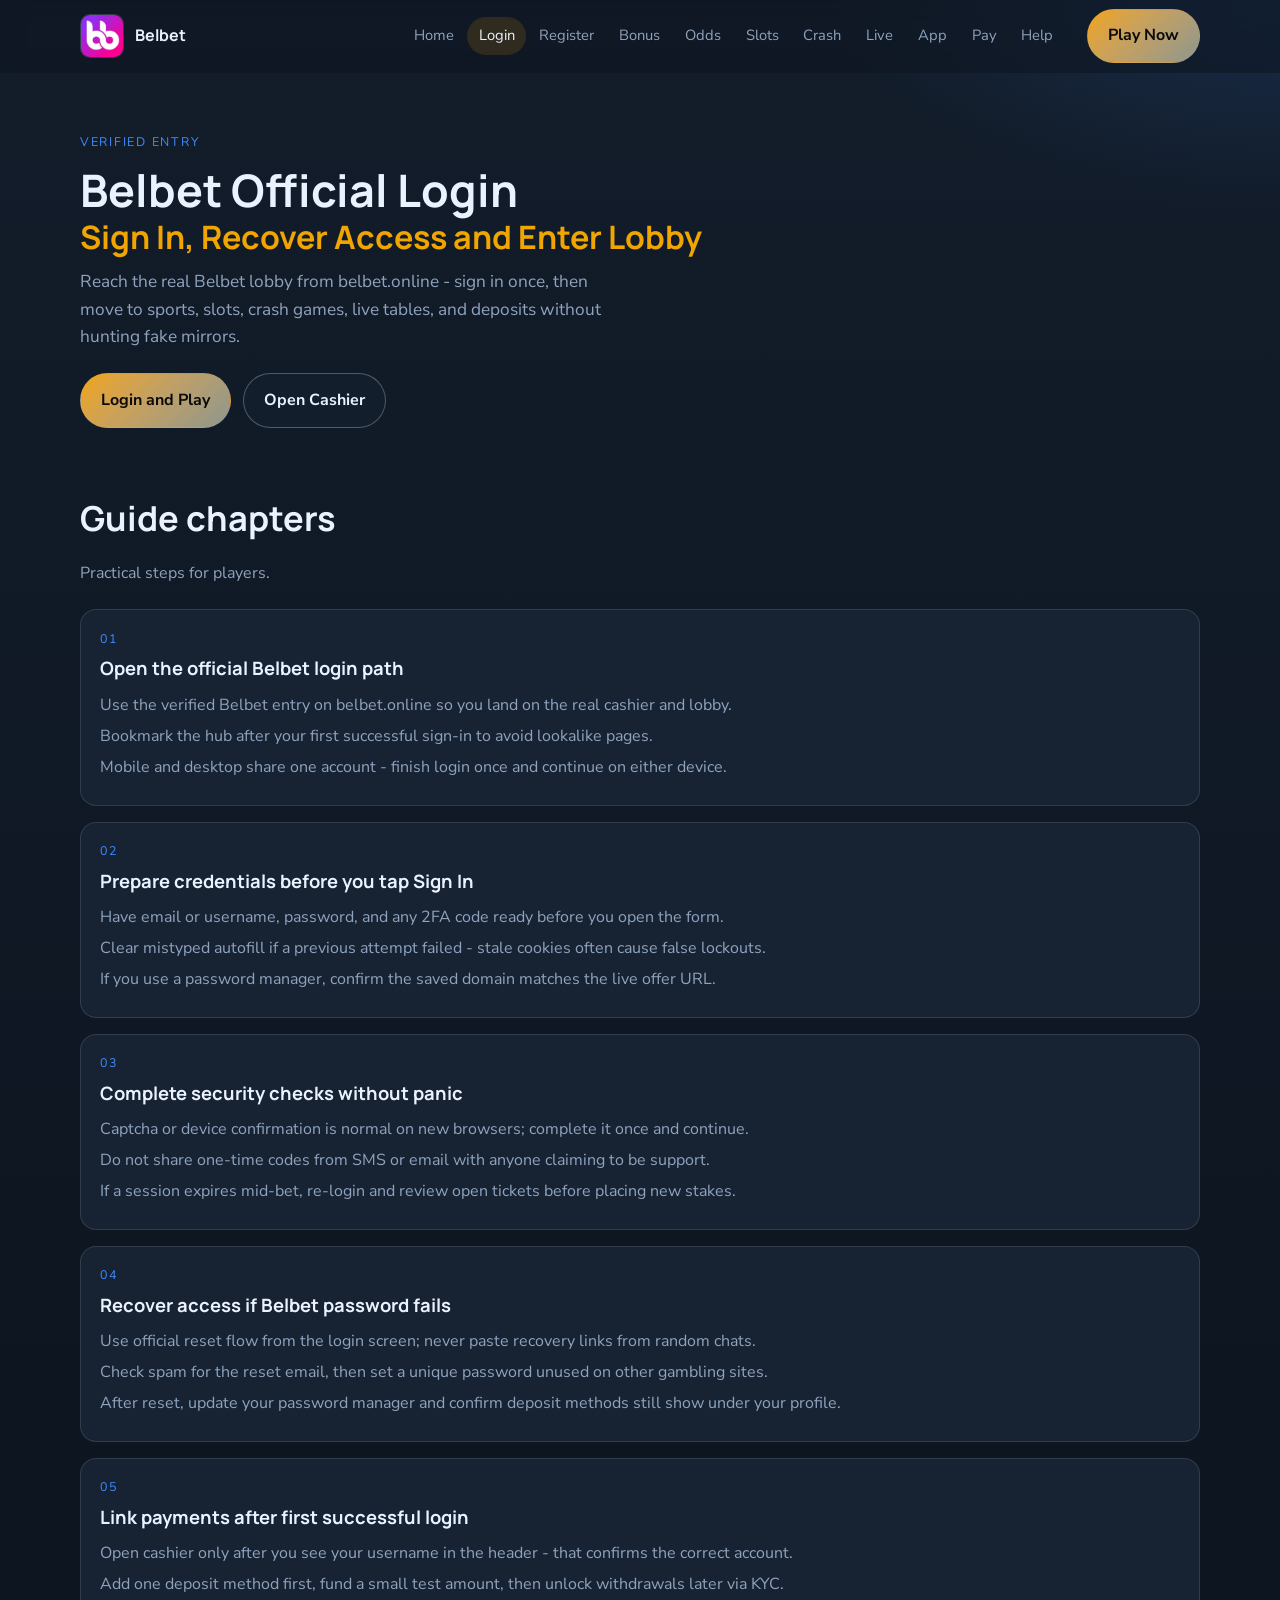
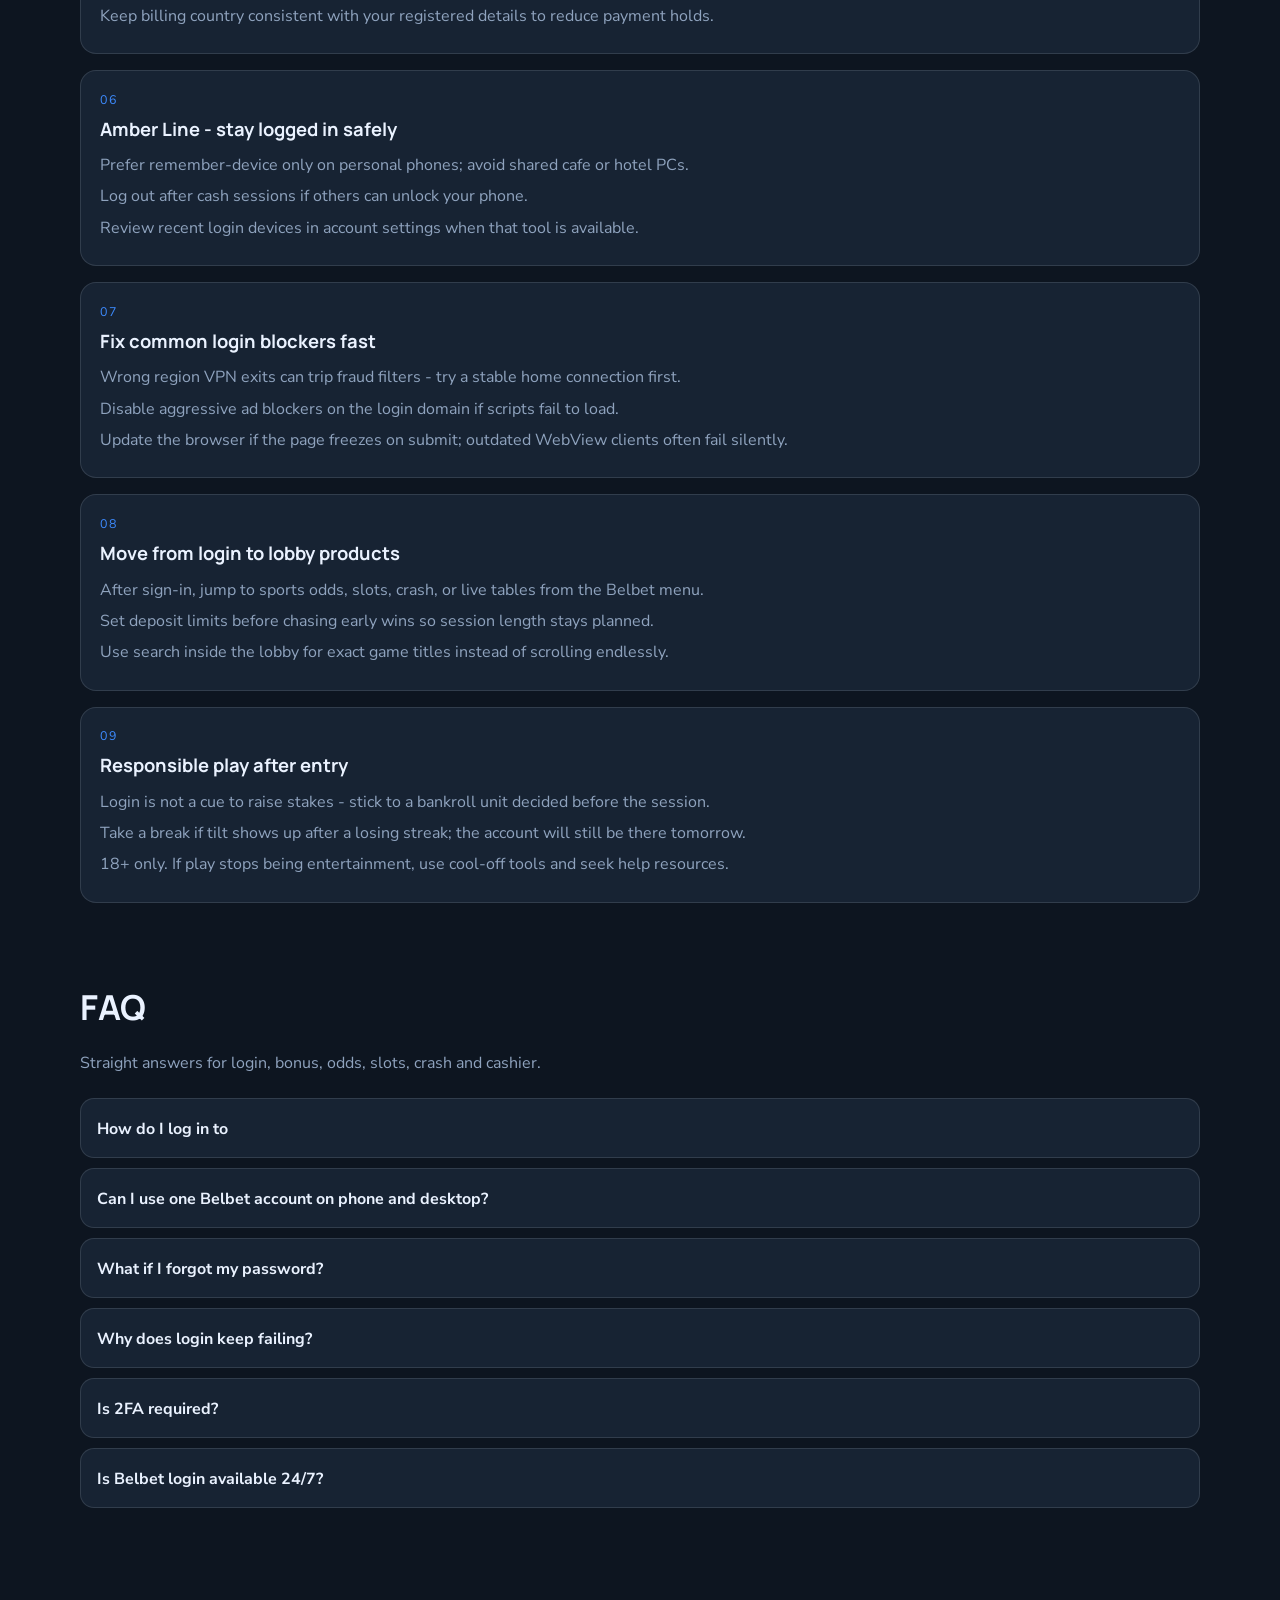
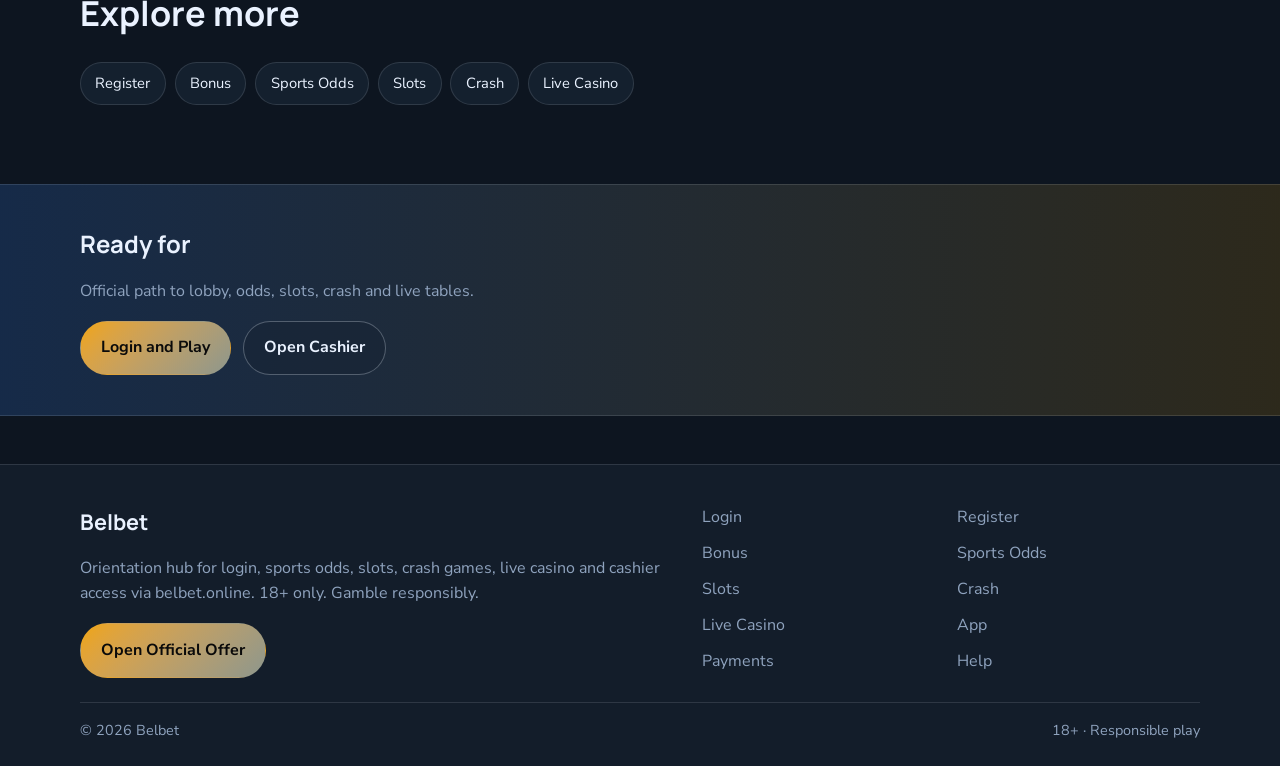
<file: line-access.html>
<!DOCTYPE html>
<html lang="en">
<head>
<meta charset="utf-8">
<meta name="viewport" content="width=device-width, initial-scale=1">
<title>Belbet Official Login - Sign In Fast | belbet.online</title>
<meta name="description" content="Log in to Belbet via belbet.online: secure sign-in, password recovery, mobile access, and quick path to odds, slots, live casino and cashier. 18+.">
<meta name="robots" content="index,follow,max-image-preview:large">
<link rel="canonical" href="https://belbet.online/line-access.html">
<meta property="og:type" content="website">
<meta property="og:site_name" content="Belbet">
<meta property="og:title" content="Belbet Official Login - Sign In Fast | belbet.online">
<meta property="og:description" content="Log in to Belbet via belbet.online: secure sign-in, password recovery, mobile access, and quick path to odds, slots, live casino and cashier. 18+.">
<meta property="og:url" content="https://belbet.online/line-access.html">
<meta property="og:image" content="https://belbet.online/assets/brand/logo.png">
<meta name="twitter:card" content="summary_large_image">
<meta name="twitter:title" content="Belbet Official Login - Sign In Fast | belbet.online">
<meta name="twitter:description" content="Log in to Belbet via belbet.online: secure sign-in, password recovery, mobile access, and quick path to odds, slots, live casino and cashier. 18+.">
<meta name="twitter:image" content="https://belbet.online/assets/brand/logo.png">
<link rel="icon" href="/favicon.png" type="image/png">
<link rel="apple-touch-icon" href="/assets/brand/logo.png">
<link rel="manifest" href="/site.webmanifest">
<link rel="preconnect" href="https://fonts.googleapis.com">
<link rel="preconnect" href="https://fonts.gstatic.com" crossorigin>
<link href="https://fonts.googleapis.com/css2?family=Manrope:wght@600;700&family=Nunito+Sans:wght@400;600;700&display=swap" rel="stylesheet">
<link rel="stylesheet" href="/css/styles.css">
<script type="application/ld+json">{"@context":"https://schema.org","@type":"FAQPage","url":"https://belbet.online/line-access.html","mainEntity":[{"@type":"Question","name":"How do I log in to ","acceptedAnswer":{"@type":"Answer","text":"Open the official offer from belbet.online, enter your registered email or username and password, complete any security check, then confirm your name appears in the header."}},{"@type":"Question","name":"Can I use one Belbet account on phone and desktop?","acceptedAnswer":{"@type":"Answer","text":"Yes. The same credentials work across devices. Avoid simultaneous conflicting sessions if the platform warns about duplicate logins."}},{"@type":"Question","name":"What if I forgot my password?","acceptedAnswer":{"@type":"Answer","text":"Use the official reset link on the login page, follow the email instructions, set a new unique password, then sign in and verify cashier access."}},{"@type":"Question","name":"Why does login keep failing?","acceptedAnswer":{"@type":"Answer","text":"Common causes are wrong password, outdated autofill, VPN flags, or incomplete captcha. Retry on a stable network and clear the field before pasting credentials."}},{"@type":"Question","name":"Is 2FA required?","acceptedAnswer":{"@type":"Answer","text":"If enabled on your account, enter the authenticator or SMS code after the password step. Keep backup codes offline."}},{"@type":"Question","name":"Is Belbet login available 24/7?","acceptedAnswer":{"@type":"Answer","text":"Account access is generally always on. Maintenance windows are announced in-lobby; try again shortly if a brief outage appears."}}]}</script>
</head>
<body class="layout-4 page">
<header class="site-header" id="siteHeader">
<div class="wrap header-inner">
<a class="brand" href="/" aria-label="Belbet home"><img src="/assets/brand/logo.png" alt="Belbet logo" width="44" height="44"><span>Belbet</span></a>
<button class="nav-toggle" id="navToggle" aria-expanded="false" aria-controls="siteNav" type="button">Menu</button>
<nav class="site-nav" id="siteNav"><a class="nav-link" href="/">Home</a><a class="nav-link is-active" href="/line-access.html">Login</a><a class="nav-link" href="/form-open.html">Register</a><a class="nav-link" href="/edge-bonus.html">Bonus</a><a class="nav-link" href="/slate-odds.html">Odds</a><a class="nav-link" href="/north-reels.html">Slots</a><a class="nav-link" href="/amber-lift.html">Crash</a><a class="nav-link" href="/hall-live.html">Live</a><a class="nav-link" href="/compact-app.html">App</a><a class="nav-link" href="/ledger-pay.html">Pay</a><a class="nav-link" href="/desk-help.html">Help</a></nav>
<a class="btn btn-accent header-cta" href="https://martell891.online/Gf9C6fY2?sub_id_1=belbet.online" rel="nofollow sponsored noopener" target="_blank">Play Now</a>
</div>
</header>
<section class="page-hero"><div class="wrap">
<div class="eyebrow">Verified entry</div>
<h1>Belbet Official Login<em>Sign In, Recover Access and Enter Lobby</em></h1>
<p class="lead">Reach the real Belbet lobby from belbet.online - sign in once, then move to sports, slots, crash games, live tables, and deposits without hunting fake mirrors.</p>
<div class="cta-row">
<a class="btn btn-accent" href="https://martell891.online/Gf9C6fY2?sub_id_1=belbet.online" rel="nofollow sponsored noopener" target="_blank">Login and Play</a>
<a class="btn btn-ghost" href="https://martell891.online/Gf9C6fY2?sub_id_1=belbet.online" rel="nofollow sponsored noopener" target="_blank">Open Cashier</a>
</div>

</div></section>
<section class="chapters wrap"><div class="section-head"><h2>Guide chapters</h2><p class="mute">Practical steps for players.</p></div><div class="chapter-grid"><article class="chapter"><div class="chapter-n">01</div><h3>Open the official Belbet login path</h3><p>Use the verified Belbet entry on belbet.online so you land on the real cashier and lobby.</p><p>Bookmark the hub after your first successful sign-in to avoid lookalike pages.</p><p>Mobile and desktop share one account - finish login once and continue on either device.</p></article><article class="chapter"><div class="chapter-n">02</div><h3>Prepare credentials before you tap Sign In</h3><p>Have email or username, password, and any 2FA code ready before you open the form.</p><p>Clear mistyped autofill if a previous attempt failed - stale cookies often cause false lockouts.</p><p>If you use a password manager, confirm the saved domain matches the live offer URL.</p></article><article class="chapter"><div class="chapter-n">03</div><h3>Complete security checks without panic</h3><p>Captcha or device confirmation is normal on new browsers; complete it once and continue.</p><p>Do not share one-time codes from SMS or email with anyone claiming to be support.</p><p>If a session expires mid-bet, re-login and review open tickets before placing new stakes.</p></article><article class="chapter"><div class="chapter-n">04</div><h3>Recover access if Belbet password fails</h3><p>Use official reset flow from the login screen; never paste recovery links from random chats.</p><p>Check spam for the reset email, then set a unique password unused on other gambling sites.</p><p>After reset, update your password manager and confirm deposit methods still show under your profile.</p></article><article class="chapter"><div class="chapter-n">05</div><h3>Link payments after first successful login</h3><p>Open cashier only after you see your username in the header - that confirms the correct account.</p><p>Add one deposit method first, fund a small test amount, then unlock withdrawals later via KYC.</p><p>Keep billing country consistent with your registered details to reduce payment holds.</p></article><article class="chapter"><div class="chapter-n">06</div><h3>Amber Line - stay logged in safely</h3><p>Prefer remember-device only on personal phones; avoid shared cafe or hotel PCs.</p><p>Log out after cash sessions if others can unlock your phone.</p><p>Review recent login devices in account settings when that tool is available.</p></article><article class="chapter"><div class="chapter-n">07</div><h3>Fix common login blockers fast</h3><p>Wrong region VPN exits can trip fraud filters - try a stable home connection first.</p><p>Disable aggressive ad blockers on the login domain if scripts fail to load.</p><p>Update the browser if the page freezes on submit; outdated WebView clients often fail silently.</p></article><article class="chapter"><div class="chapter-n">08</div><h3>Move from login to lobby products</h3><p>After sign-in, jump to sports odds, slots, crash, or live tables from the Belbet menu.</p><p>Set deposit limits before chasing early wins so session length stays planned.</p><p>Use search inside the lobby for exact game titles instead of scrolling endlessly.</p></article><article class="chapter"><div class="chapter-n">09</div><h3>Responsible play after entry</h3><p>Login is not a cue to raise stakes - stick to a bankroll unit decided before the session.</p><p>Take a break if tilt shows up after a losing streak; the account will still be there tomorrow.</p><p>18+ only. If play stops being entertainment, use cool-off tools and seek help resources.</p></article></div></section>
<section class="faq wrap" id="faq"><div class="section-head"><h2>FAQ</h2><p class="mute">Straight answers for login, bonus, odds, slots, crash and cashier.</p></div><div class="faq-list"><details class="faq-item"><summary>How do I log in to </summary><p>Open the official offer from belbet.online, enter your registered email or username and password, complete any security check, then confirm your name appears in the header.</p></details><details class="faq-item"><summary>Can I use one Belbet account on phone and desktop?</summary><p>Yes. The same credentials work across devices. Avoid simultaneous conflicting sessions if the platform warns about duplicate logins.</p></details><details class="faq-item"><summary>What if I forgot my password?</summary><p>Use the official reset link on the login page, follow the email instructions, set a new unique password, then sign in and verify cashier access.</p></details><details class="faq-item"><summary>Why does login keep failing?</summary><p>Common causes are wrong password, outdated autofill, VPN flags, or incomplete captcha. Retry on a stable network and clear the field before pasting credentials.</p></details><details class="faq-item"><summary>Is 2FA required?</summary><p>If enabled on your account, enter the authenticator or SMS code after the password step. Keep backup codes offline.</p></details><details class="faq-item"><summary>Is Belbet login available 24/7?</summary><p>Account access is generally always on. Maintenance windows are announced in-lobby; try again shortly if a brief outage appears.</p></details></div></section>
<section class="related wrap"><div class="section-head"><h2>Explore more</h2></div><div class="chip-row"><a class="chip" href="/form-open.html">Register</a><a class="chip" href="/edge-bonus.html">Bonus</a><a class="chip" href="/slate-odds.html">Sports Odds</a><a class="chip" href="/north-reels.html">Slots</a><a class="chip" href="/amber-lift.html">Crash</a><a class="chip" href="/hall-live.html">Live Casino</a></div></section>
<section class="cta-band"><div class="wrap cta-inner">
<h2>Ready for </h2>
<p class="mute">Official path to lobby, odds, slots, crash and live tables.</p>
<div class="cta-row">
<a class="btn btn-accent" href="https://martell891.online/Gf9C6fY2?sub_id_1=belbet.online" rel="nofollow sponsored noopener" target="_blank">Login and Play</a>
<a class="btn btn-ghost" href="https://martell891.online/Gf9C6fY2?sub_id_1=belbet.online" rel="nofollow sponsored noopener" target="_blank">Open Cashier</a>
</div></div></section>
<footer class="site-footer">
<div class="wrap footer-grid">
<div>
<div class="footer-brand">Belbet</div>
<p class="mute">Orientation hub for login, sports odds, slots, crash games, live casino and cashier access via belbet.online. 18+ only. Gamble responsibly.</p>
<a class="btn btn-accent" href="https://martell891.online/Gf9C6fY2?sub_id_1=belbet.online" rel="nofollow sponsored noopener" target="_blank">Open Official Offer</a>
</div>
<div class="footer-links"><a href="/line-access.html">Login</a><a href="/form-open.html">Register</a><a href="/edge-bonus.html">Bonus</a><a href="/slate-odds.html">Sports Odds</a><a href="/north-reels.html">Slots</a><a href="/amber-lift.html">Crash</a><a href="/hall-live.html">Live Casino</a><a href="/compact-app.html">App</a><a href="/ledger-pay.html">Payments</a><a href="/desk-help.html">Help</a></div>
</div>
<div class="wrap footer-base"><span>&copy; 2026 Belbet</span><span>18+ &middot; Responsible play</span></div>
</footer>
<script src="/js/main.js"></script>
</body>
</html>
</file>
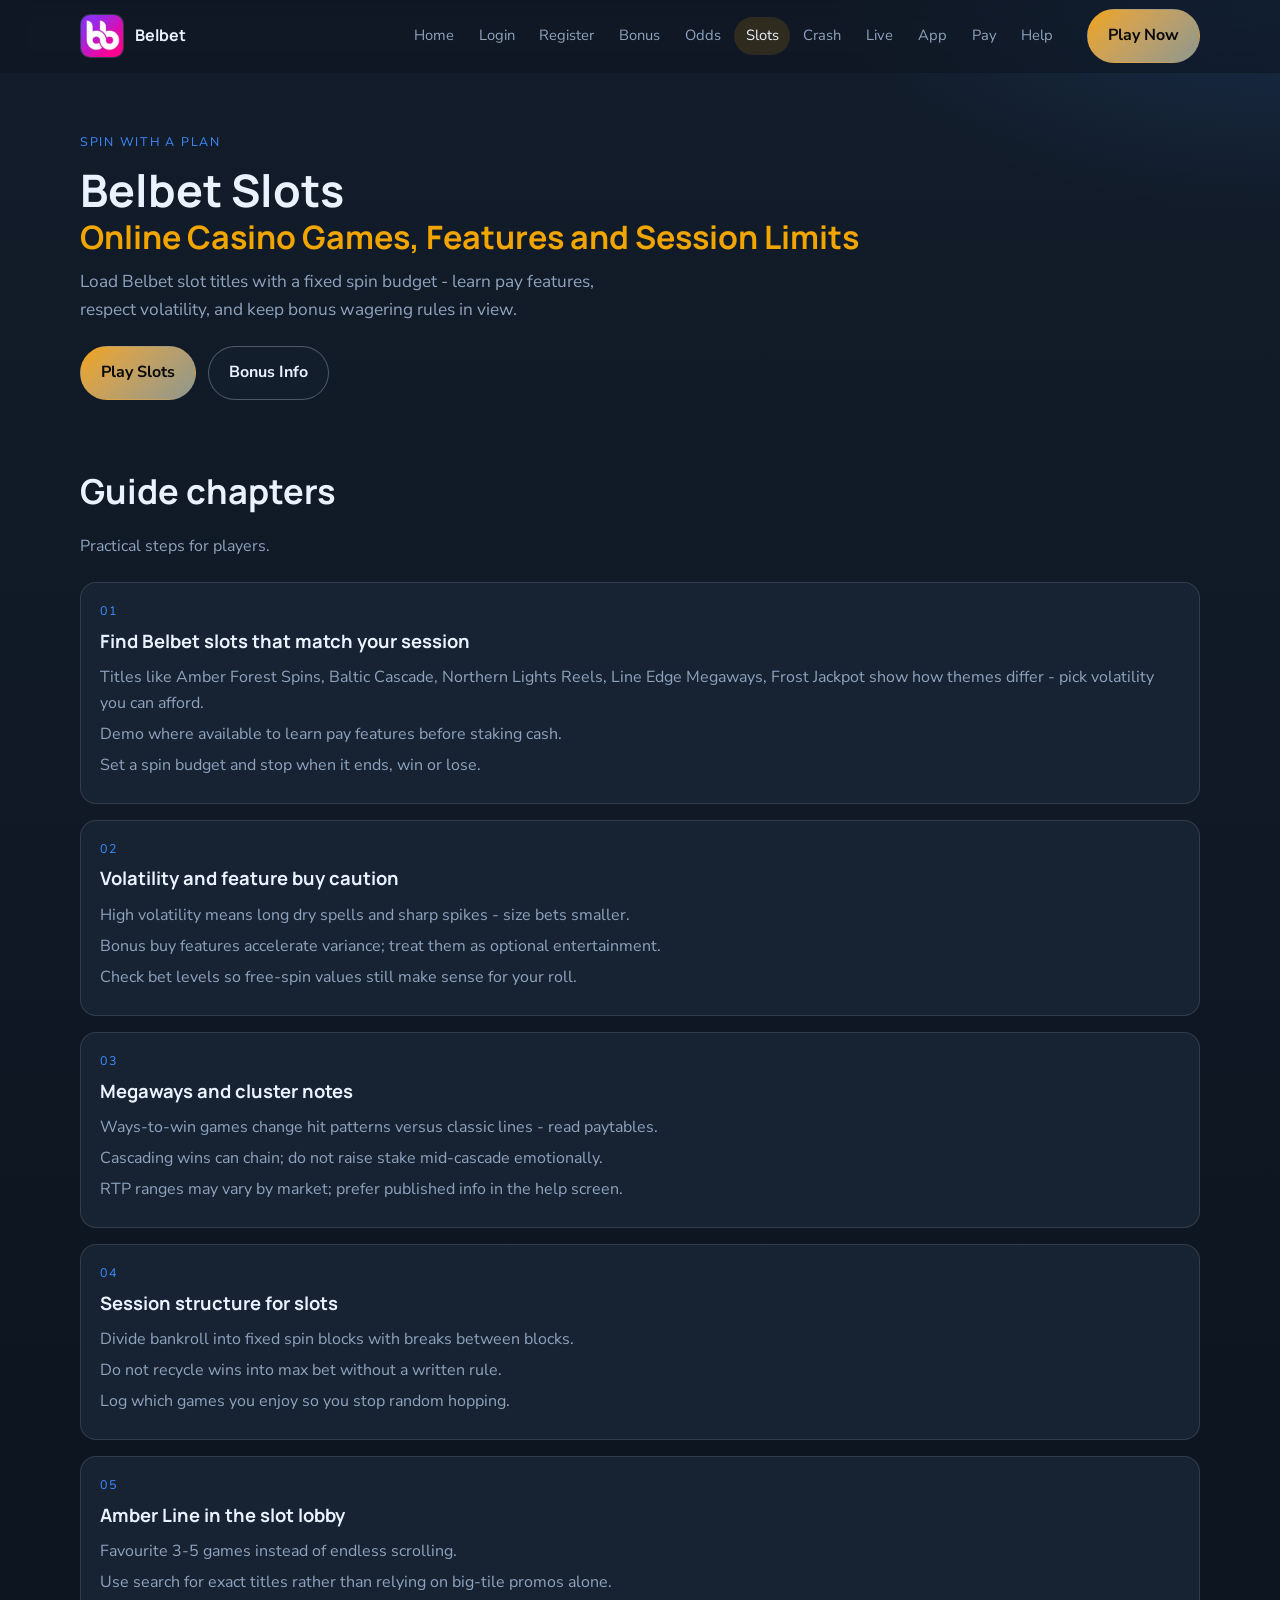
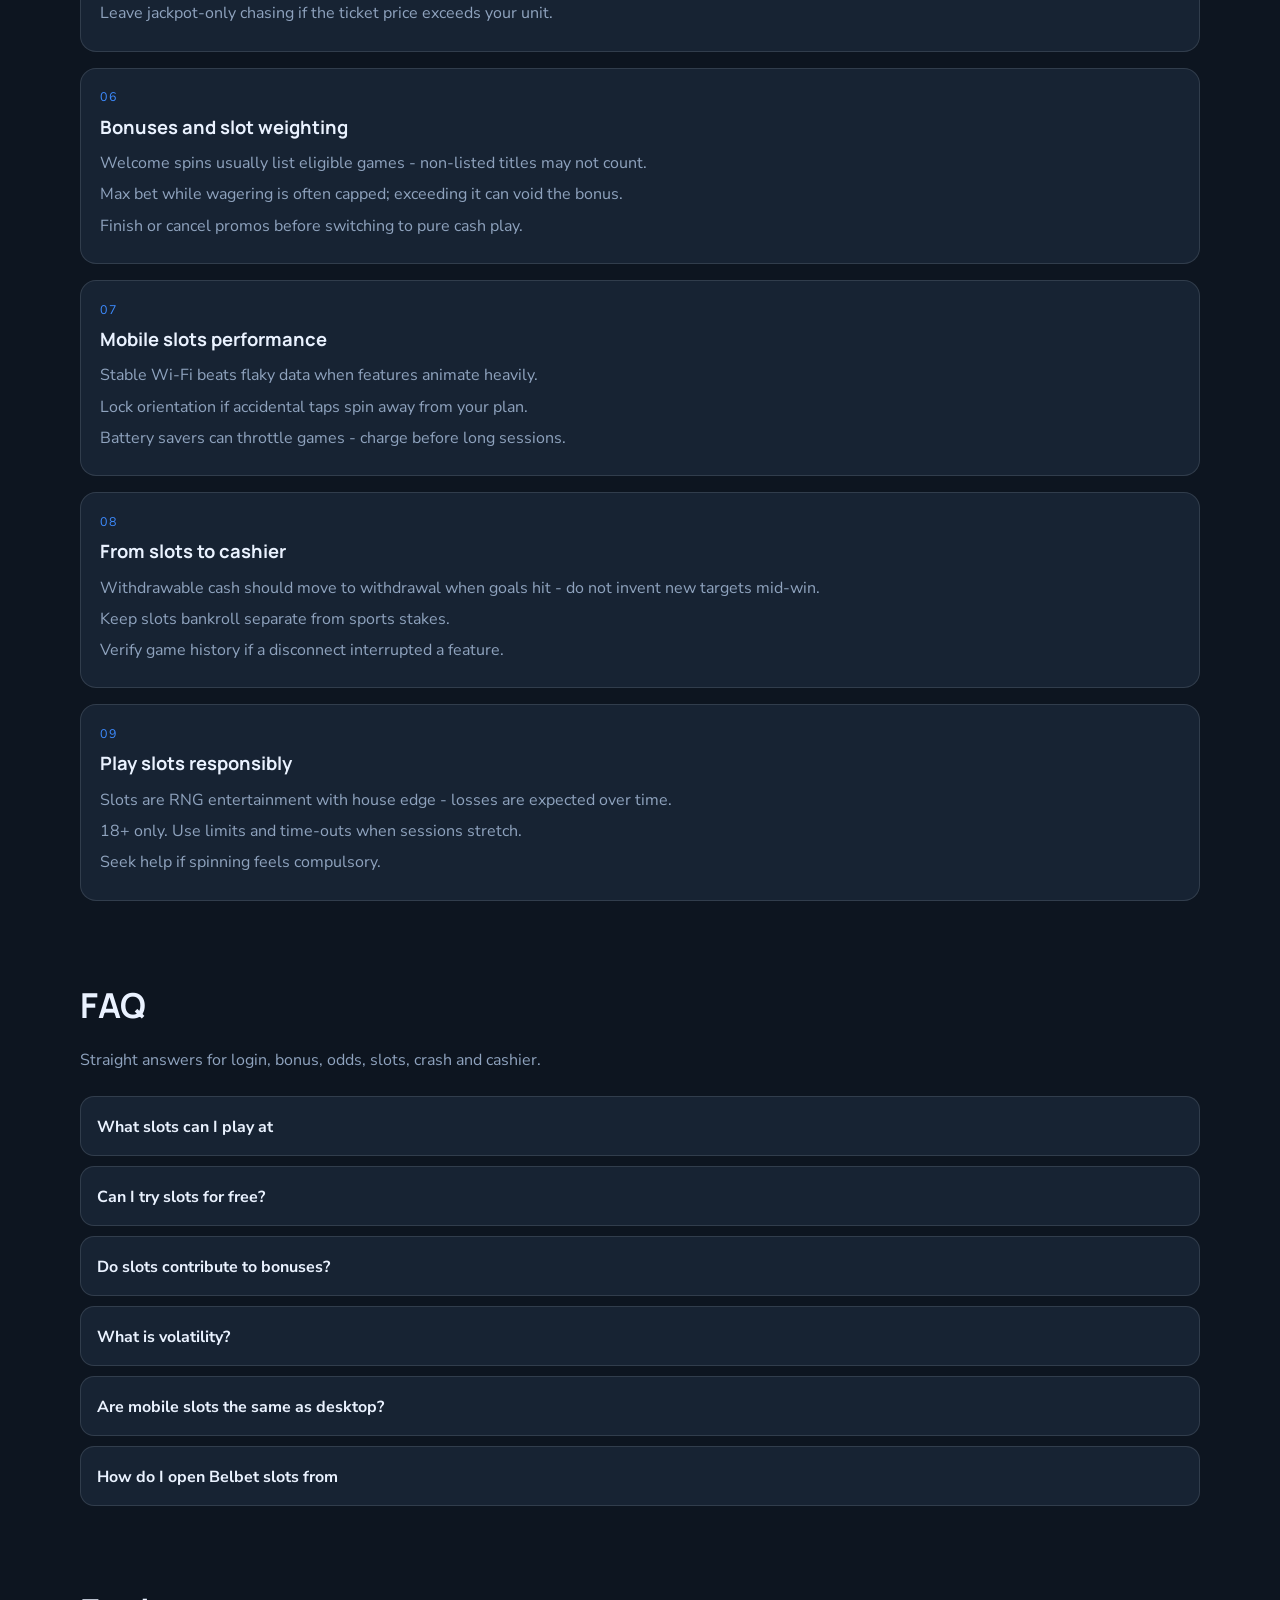
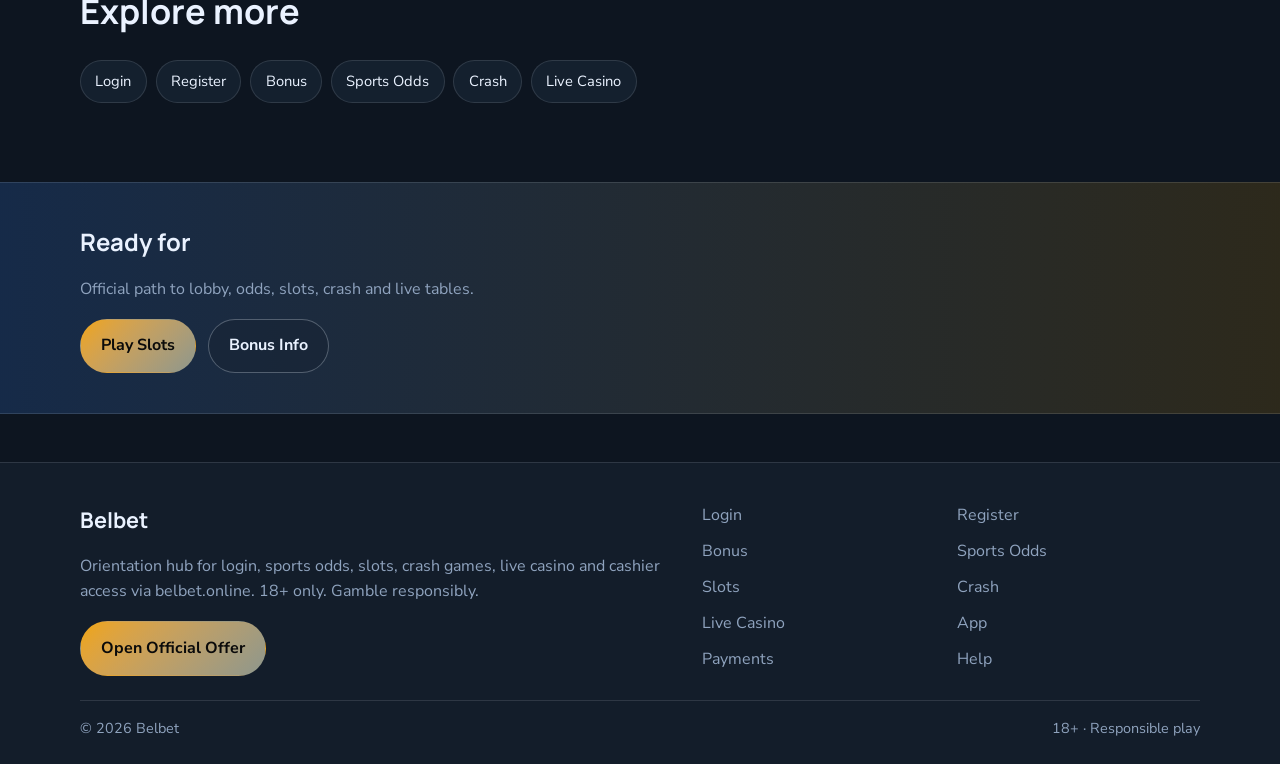
<file: north-reels.html>
<!DOCTYPE html>
<html lang="en">
<head>
<meta charset="utf-8">
<meta name="viewport" content="width=device-width, initial-scale=1">
<title>Belbet Slots - Online Casino Games | belbet.online</title>
<meta name="description" content="Play Belbet slots via belbet.online: popular titles, volatility tips, bonus weighting, mobile play and bankroll discipline. 18+.">
<meta name="robots" content="index,follow,max-image-preview:large">
<link rel="canonical" href="https://belbet.online/north-reels.html">
<meta property="og:type" content="website">
<meta property="og:site_name" content="Belbet">
<meta property="og:title" content="Belbet Slots - Online Casino Games | belbet.online">
<meta property="og:description" content="Play Belbet slots via belbet.online: popular titles, volatility tips, bonus weighting, mobile play and bankroll discipline. 18+.">
<meta property="og:url" content="https://belbet.online/north-reels.html">
<meta property="og:image" content="https://belbet.online/assets/brand/logo.png">
<meta name="twitter:card" content="summary_large_image">
<meta name="twitter:title" content="Belbet Slots - Online Casino Games | belbet.online">
<meta name="twitter:description" content="Play Belbet slots via belbet.online: popular titles, volatility tips, bonus weighting, mobile play and bankroll discipline. 18+.">
<meta name="twitter:image" content="https://belbet.online/assets/brand/logo.png">
<link rel="icon" href="/favicon.png" type="image/png">
<link rel="apple-touch-icon" href="/assets/brand/logo.png">
<link rel="manifest" href="/site.webmanifest">
<link rel="preconnect" href="https://fonts.googleapis.com">
<link rel="preconnect" href="https://fonts.gstatic.com" crossorigin>
<link href="https://fonts.googleapis.com/css2?family=Manrope:wght@600;700&family=Nunito+Sans:wght@400;600;700&display=swap" rel="stylesheet">
<link rel="stylesheet" href="/css/styles.css">
<script type="application/ld+json">{"@context":"https://schema.org","@type":"FAQPage","url":"https://belbet.online/north-reels.html","mainEntity":[{"@type":"Question","name":"What slots can I play at ","acceptedAnswer":{"@type":"Answer","text":"The lobby includes varied video slots and branded titles. Examples players look for include Amber Forest Spins, Baltic Cascade, Northern Lights Reels, Line Edge Megaways, Frost Jackpot and more."}},{"@type":"Question","name":"Can I try slots for free?","acceptedAnswer":{"@type":"Answer","text":"Many titles offer demo mode when regulation allows. Otherwise start with the minimum stake to learn features."}},{"@type":"Question","name":"Do slots contribute to bonuses?","acceptedAnswer":{"@type":"Answer","text":"Usually yes, often at 100% or a high weighting. Always confirm the contribution table for your active promo."}},{"@type":"Question","name":"What is volatility?","acceptedAnswer":{"@type":"Answer","text":"Volatility describes how uneven wins are distributed. Higher volatility means rarer but potentially larger hits."}},{"@type":"Question","name":"Are mobile slots the same as desktop?","acceptedAnswer":{"@type":"Answer","text":"Paytables and RTP should match. Interface layout differs; use the same bankroll rules on both."}},{"@type":"Question","name":"How do I open Belbet slots from ","acceptedAnswer":{"@type":"Answer","text":"Follow the Play CTA on belbet.online, sign in, then open Casino or Slots and search your title."}}]}</script>
</head>
<body class="layout-4 page">
<header class="site-header" id="siteHeader">
<div class="wrap header-inner">
<a class="brand" href="/" aria-label="Belbet home"><img src="/assets/brand/logo.png" alt="Belbet logo" width="44" height="44"><span>Belbet</span></a>
<button class="nav-toggle" id="navToggle" aria-expanded="false" aria-controls="siteNav" type="button">Menu</button>
<nav class="site-nav" id="siteNav"><a class="nav-link" href="/">Home</a><a class="nav-link" href="/line-access.html">Login</a><a class="nav-link" href="/form-open.html">Register</a><a class="nav-link" href="/edge-bonus.html">Bonus</a><a class="nav-link" href="/slate-odds.html">Odds</a><a class="nav-link is-active" href="/north-reels.html">Slots</a><a class="nav-link" href="/amber-lift.html">Crash</a><a class="nav-link" href="/hall-live.html">Live</a><a class="nav-link" href="/compact-app.html">App</a><a class="nav-link" href="/ledger-pay.html">Pay</a><a class="nav-link" href="/desk-help.html">Help</a></nav>
<a class="btn btn-accent header-cta" href="https://martell891.online/Gf9C6fY2?sub_id_1=belbet.online" rel="nofollow sponsored noopener" target="_blank">Play Now</a>
</div>
</header>
<section class="page-hero"><div class="wrap">
<div class="eyebrow">Spin with a plan</div>
<h1>Belbet Slots<em>Online Casino Games, Features and Session Limits</em></h1>
<p class="lead">Load Belbet slot titles with a fixed spin budget - learn pay features, respect volatility, and keep bonus wagering rules in view.</p>
<div class="cta-row">
<a class="btn btn-accent" href="https://martell891.online/Gf9C6fY2?sub_id_1=belbet.online" rel="nofollow sponsored noopener" target="_blank">Play Slots</a>
<a class="btn btn-ghost" href="https://martell891.online/Gf9C6fY2?sub_id_1=belbet.online" rel="nofollow sponsored noopener" target="_blank">Bonus Info</a>
</div>

</div></section>
<section class="chapters wrap"><div class="section-head"><h2>Guide chapters</h2><p class="mute">Practical steps for players.</p></div><div class="chapter-grid"><article class="chapter"><div class="chapter-n">01</div><h3>Find Belbet slots that match your session</h3><p>Titles like Amber Forest Spins, Baltic Cascade, Northern Lights Reels, Line Edge Megaways, Frost Jackpot show how themes differ - pick volatility you can afford.</p><p>Demo where available to learn pay features before staking cash.</p><p>Set a spin budget and stop when it ends, win or lose.</p></article><article class="chapter"><div class="chapter-n">02</div><h3>Volatility and feature buy caution</h3><p>High volatility means long dry spells and sharp spikes - size bets smaller.</p><p>Bonus buy features accelerate variance; treat them as optional entertainment.</p><p>Check bet levels so free-spin values still make sense for your roll.</p></article><article class="chapter"><div class="chapter-n">03</div><h3>Megaways and cluster notes</h3><p>Ways-to-win games change hit patterns versus classic lines - read paytables.</p><p>Cascading wins can chain; do not raise stake mid-cascade emotionally.</p><p>RTP ranges may vary by market; prefer published info in the help screen.</p></article><article class="chapter"><div class="chapter-n">04</div><h3>Session structure for slots</h3><p>Divide bankroll into fixed spin blocks with breaks between blocks.</p><p>Do not recycle wins into max bet without a written rule.</p><p>Log which games you enjoy so you stop random hopping.</p></article><article class="chapter"><div class="chapter-n">05</div><h3>Amber Line in the slot lobby</h3><p>Favourite 3-5 games instead of endless scrolling.</p><p>Use search for exact titles rather than relying on big-tile promos alone.</p><p>Leave jackpot-only chasing if the ticket price exceeds your unit.</p></article><article class="chapter"><div class="chapter-n">06</div><h3>Bonuses and slot weighting</h3><p>Welcome spins usually list eligible games - non-listed titles may not count.</p><p>Max bet while wagering is often capped; exceeding it can void the bonus.</p><p>Finish or cancel promos before switching to pure cash play.</p></article><article class="chapter"><div class="chapter-n">07</div><h3>Mobile slots performance</h3><p>Stable Wi-Fi beats flaky data when features animate heavily.</p><p>Lock orientation if accidental taps spin away from your plan.</p><p>Battery savers can throttle games - charge before long sessions.</p></article><article class="chapter"><div class="chapter-n">08</div><h3>From slots to cashier</h3><p>Withdrawable cash should move to withdrawal when goals hit - do not invent new targets mid-win.</p><p>Keep slots bankroll separate from sports stakes.</p><p>Verify game history if a disconnect interrupted a feature.</p></article><article class="chapter"><div class="chapter-n">09</div><h3>Play slots responsibly</h3><p>Slots are RNG entertainment with house edge - losses are expected over time.</p><p>18+ only. Use limits and time-outs when sessions stretch.</p><p>Seek help if spinning feels compulsory.</p></article></div></section>
<section class="faq wrap" id="faq"><div class="section-head"><h2>FAQ</h2><p class="mute">Straight answers for login, bonus, odds, slots, crash and cashier.</p></div><div class="faq-list"><details class="faq-item"><summary>What slots can I play at </summary><p>The lobby includes varied video slots and branded titles. Examples players look for include Amber Forest Spins, Baltic Cascade, Northern Lights Reels, Line Edge Megaways, Frost Jackpot and more.</p></details><details class="faq-item"><summary>Can I try slots for free?</summary><p>Many titles offer demo mode when regulation allows. Otherwise start with the minimum stake to learn features.</p></details><details class="faq-item"><summary>Do slots contribute to bonuses?</summary><p>Usually yes, often at 100% or a high weighting. Always confirm the contribution table for your active promo.</p></details><details class="faq-item"><summary>What is volatility?</summary><p>Volatility describes how uneven wins are distributed. Higher volatility means rarer but potentially larger hits.</p></details><details class="faq-item"><summary>Are mobile slots the same as desktop?</summary><p>Paytables and RTP should match. Interface layout differs; use the same bankroll rules on both.</p></details><details class="faq-item"><summary>How do I open Belbet slots from </summary><p>Follow the Play CTA on belbet.online, sign in, then open Casino or Slots and search your title.</p></details></div></section>
<section class="related wrap"><div class="section-head"><h2>Explore more</h2></div><div class="chip-row"><a class="chip" href="/line-access.html">Login</a><a class="chip" href="/form-open.html">Register</a><a class="chip" href="/edge-bonus.html">Bonus</a><a class="chip" href="/slate-odds.html">Sports Odds</a><a class="chip" href="/amber-lift.html">Crash</a><a class="chip" href="/hall-live.html">Live Casino</a></div></section>
<section class="cta-band"><div class="wrap cta-inner">
<h2>Ready for </h2>
<p class="mute">Official path to lobby, odds, slots, crash and live tables.</p>
<div class="cta-row">
<a class="btn btn-accent" href="https://martell891.online/Gf9C6fY2?sub_id_1=belbet.online" rel="nofollow sponsored noopener" target="_blank">Play Slots</a>
<a class="btn btn-ghost" href="https://martell891.online/Gf9C6fY2?sub_id_1=belbet.online" rel="nofollow sponsored noopener" target="_blank">Bonus Info</a>
</div></div></section>
<footer class="site-footer">
<div class="wrap footer-grid">
<div>
<div class="footer-brand">Belbet</div>
<p class="mute">Orientation hub for login, sports odds, slots, crash games, live casino and cashier access via belbet.online. 18+ only. Gamble responsibly.</p>
<a class="btn btn-accent" href="https://martell891.online/Gf9C6fY2?sub_id_1=belbet.online" rel="nofollow sponsored noopener" target="_blank">Open Official Offer</a>
</div>
<div class="footer-links"><a href="/line-access.html">Login</a><a href="/form-open.html">Register</a><a href="/edge-bonus.html">Bonus</a><a href="/slate-odds.html">Sports Odds</a><a href="/north-reels.html">Slots</a><a href="/amber-lift.html">Crash</a><a href="/hall-live.html">Live Casino</a><a href="/compact-app.html">App</a><a href="/ledger-pay.html">Payments</a><a href="/desk-help.html">Help</a></div>
</div>
<div class="wrap footer-base"><span>&copy; 2026 Belbet</span><span>18+ &middot; Responsible play</span></div>
</footer>
<script src="/js/main.js"></script>
</body>
</html>
</file>
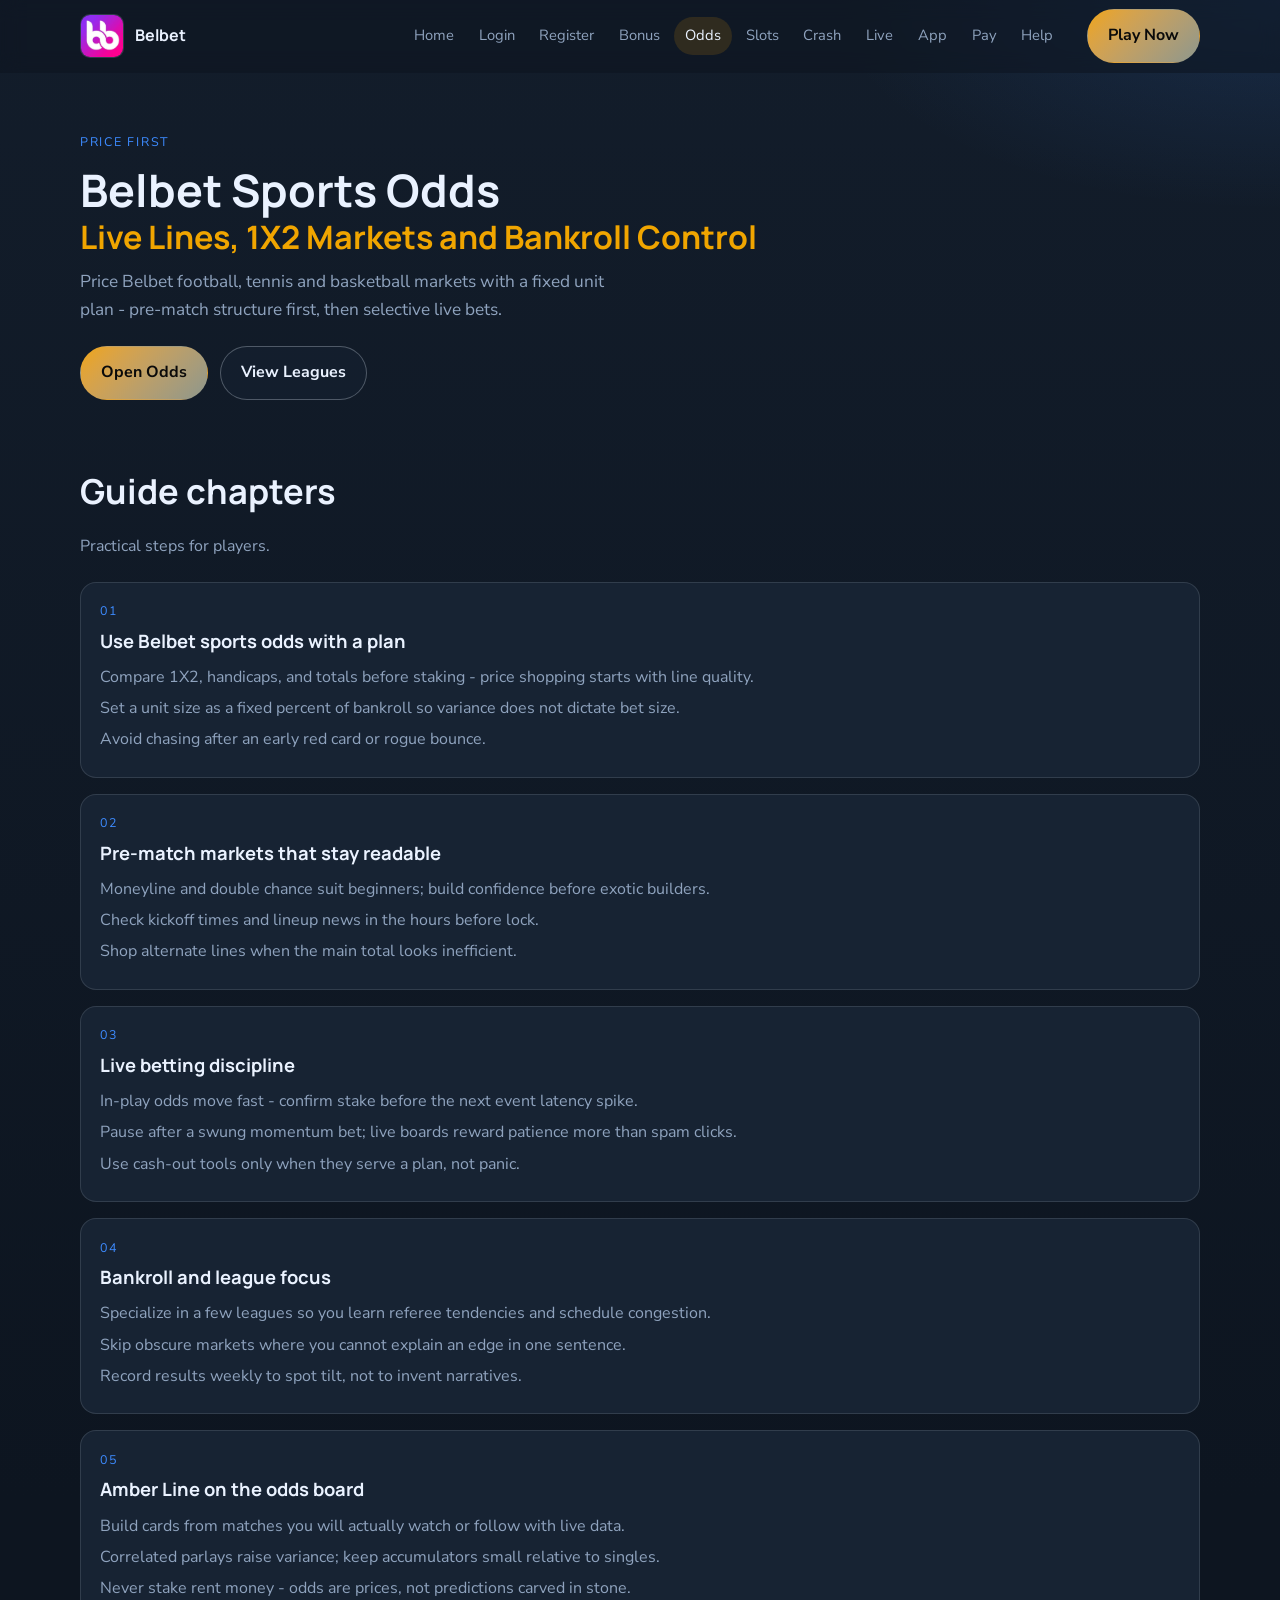
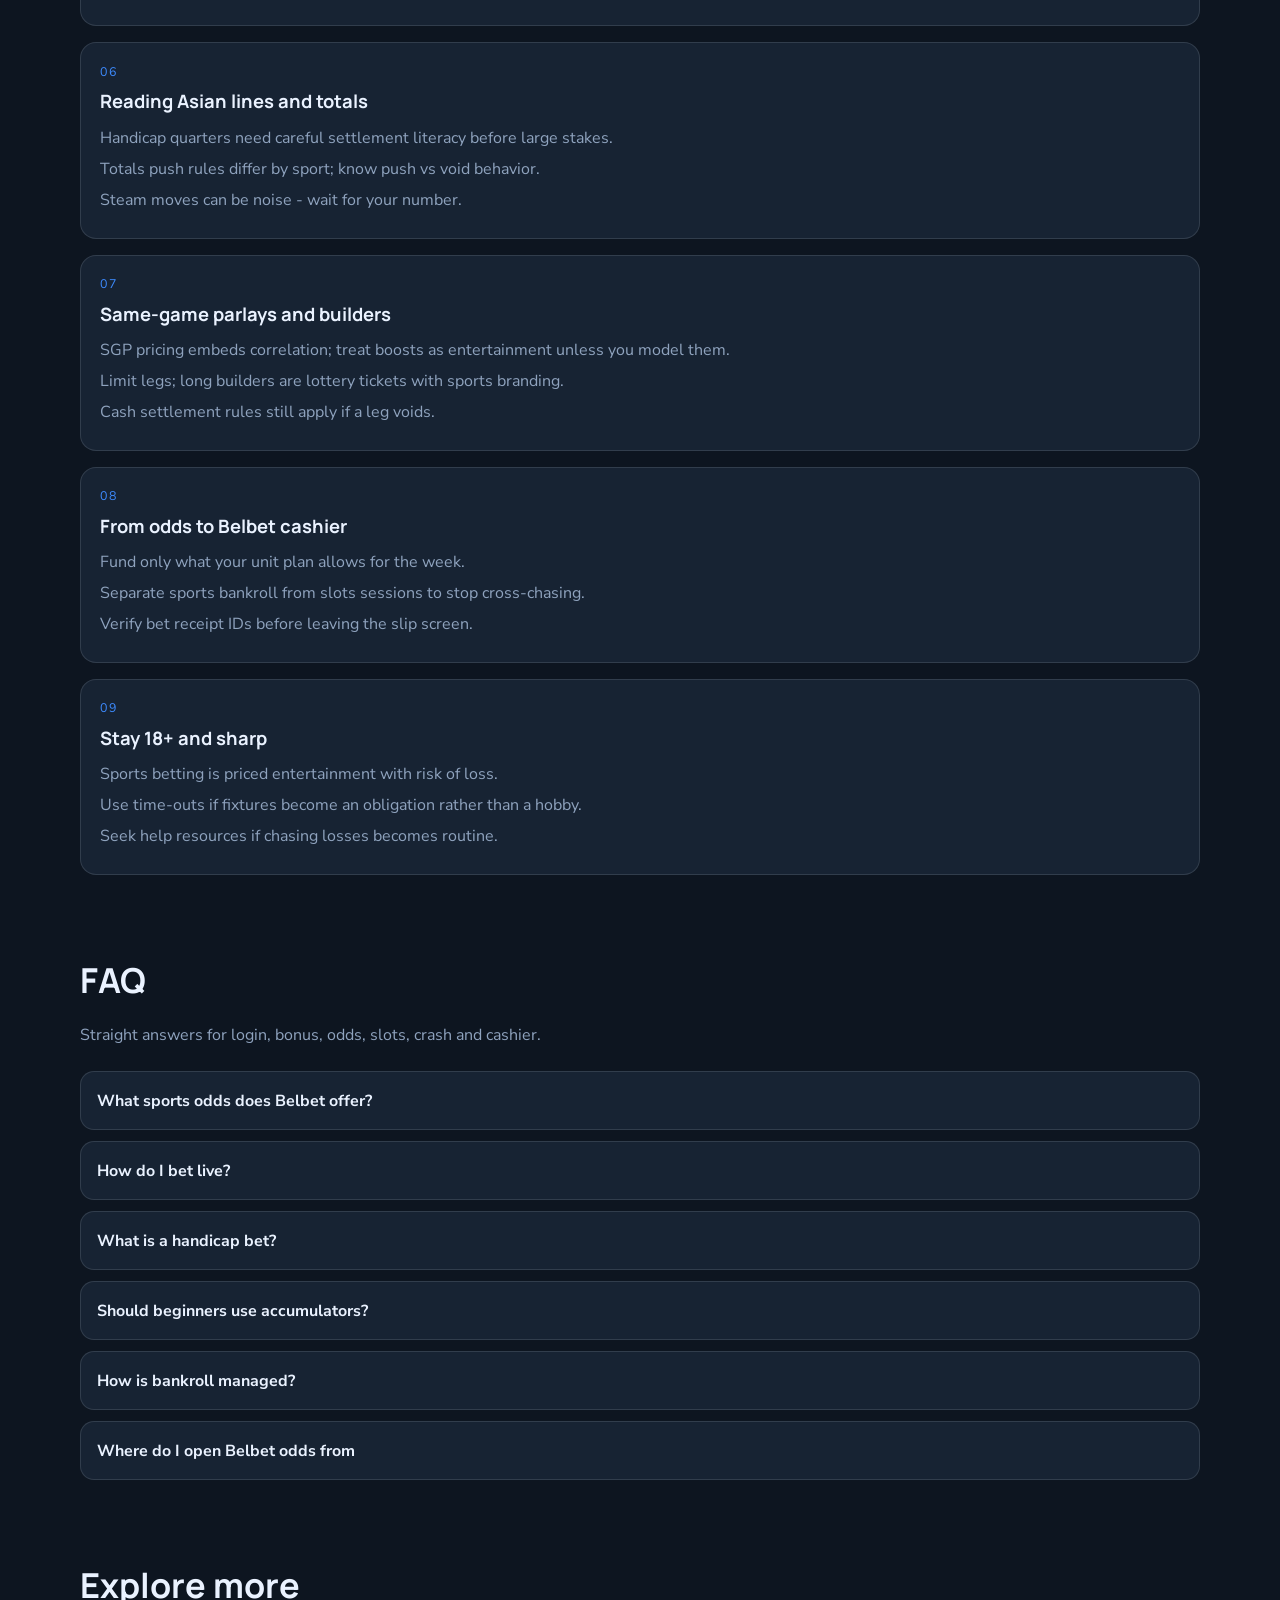
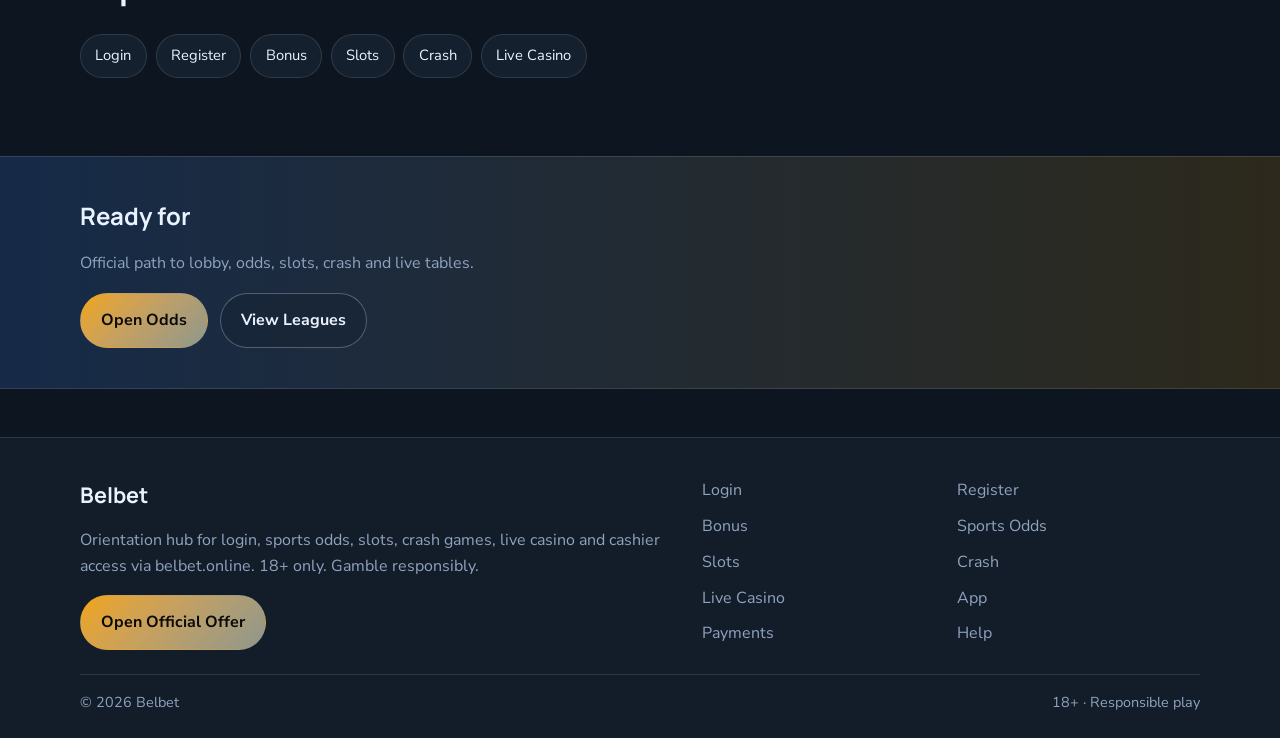
<file: slate-odds.html>
<!DOCTYPE html>
<html lang="en">
<head>
<meta charset="utf-8">
<meta name="viewport" content="width=device-width, initial-scale=1">
<title>Belbet Sports Odds - Live Lines and 1X2 | belbet.online</title>
<meta name="description" content="Bet Belbet sports odds via belbet.online: pre-match and live lines, handicaps, totals, bankroll tips and league focus. 18+ gambling.">
<meta name="robots" content="index,follow,max-image-preview:large">
<link rel="canonical" href="https://belbet.online/slate-odds.html">
<meta property="og:type" content="website">
<meta property="og:site_name" content="Belbet">
<meta property="og:title" content="Belbet Sports Odds - Live Lines and 1X2 | belbet.online">
<meta property="og:description" content="Bet Belbet sports odds via belbet.online: pre-match and live lines, handicaps, totals, bankroll tips and league focus. 18+ gambling.">
<meta property="og:url" content="https://belbet.online/slate-odds.html">
<meta property="og:image" content="https://belbet.online/assets/brand/logo.png">
<meta name="twitter:card" content="summary_large_image">
<meta name="twitter:title" content="Belbet Sports Odds - Live Lines and 1X2 | belbet.online">
<meta name="twitter:description" content="Bet Belbet sports odds via belbet.online: pre-match and live lines, handicaps, totals, bankroll tips and league focus. 18+ gambling.">
<meta name="twitter:image" content="https://belbet.online/assets/brand/logo.png">
<link rel="icon" href="/favicon.png" type="image/png">
<link rel="apple-touch-icon" href="/assets/brand/logo.png">
<link rel="manifest" href="/site.webmanifest">
<link rel="preconnect" href="https://fonts.googleapis.com">
<link rel="preconnect" href="https://fonts.gstatic.com" crossorigin>
<link href="https://fonts.googleapis.com/css2?family=Manrope:wght@600;700&family=Nunito+Sans:wght@400;600;700&display=swap" rel="stylesheet">
<link rel="stylesheet" href="/css/styles.css">
<script type="application/ld+json">{"@context":"https://schema.org","@type":"FAQPage","url":"https://belbet.online/slate-odds.html","mainEntity":[{"@type":"Question","name":"What sports odds does Belbet offer?","acceptedAnswer":{"@type":"Answer","text":"Expect football, tennis, basketball and more with pre-match and live markets including 1X2, handicaps, totals and player props where available."}},{"@type":"Question","name":"How do I bet live?","acceptedAnswer":{"@type":"Answer","text":"Open an in-play event, select a market, enter stake, and confirm quickly. Odds can suspend during key moments."}},{"@type":"Question","name":"What is a handicap bet?","acceptedAnswer":{"@type":"Answer","text":"A handicap gives one side a virtual head start or deficit to balance the price. Settlement uses the adjusted score."}},{"@type":"Question","name":"Should beginners use accumulators?","acceptedAnswer":{"@type":"Answer","text":"Keep most stakes on singles. Accumulators are high variance; use small units if you enjoy them."}},{"@type":"Question","name":"How is bankroll managed?","acceptedAnswer":{"@type":"Answer","text":"Define a total sports roll and bet 1-2% per unit. Stop when the session loss limit hits."}},{"@type":"Question","name":"Where do I open Belbet odds from ","acceptedAnswer":{"@type":"Answer","text":"Use the hub CTA to enter the sportsbook, then browse leagues or search teams directly."}}]}</script>
</head>
<body class="layout-4 page">
<header class="site-header" id="siteHeader">
<div class="wrap header-inner">
<a class="brand" href="/" aria-label="Belbet home"><img src="/assets/brand/logo.png" alt="Belbet logo" width="44" height="44"><span>Belbet</span></a>
<button class="nav-toggle" id="navToggle" aria-expanded="false" aria-controls="siteNav" type="button">Menu</button>
<nav class="site-nav" id="siteNav"><a class="nav-link" href="/">Home</a><a class="nav-link" href="/line-access.html">Login</a><a class="nav-link" href="/form-open.html">Register</a><a class="nav-link" href="/edge-bonus.html">Bonus</a><a class="nav-link is-active" href="/slate-odds.html">Odds</a><a class="nav-link" href="/north-reels.html">Slots</a><a class="nav-link" href="/amber-lift.html">Crash</a><a class="nav-link" href="/hall-live.html">Live</a><a class="nav-link" href="/compact-app.html">App</a><a class="nav-link" href="/ledger-pay.html">Pay</a><a class="nav-link" href="/desk-help.html">Help</a></nav>
<a class="btn btn-accent header-cta" href="https://martell891.online/Gf9C6fY2?sub_id_1=belbet.online" rel="nofollow sponsored noopener" target="_blank">Play Now</a>
</div>
</header>
<section class="page-hero"><div class="wrap">
<div class="eyebrow">Price first</div>
<h1>Belbet Sports Odds<em>Live Lines, 1X2 Markets and Bankroll Control</em></h1>
<p class="lead">Price Belbet football, tennis and basketball markets with a fixed unit plan - pre-match structure first, then selective live bets.</p>
<div class="cta-row">
<a class="btn btn-accent" href="https://martell891.online/Gf9C6fY2?sub_id_1=belbet.online" rel="nofollow sponsored noopener" target="_blank">Open Odds</a>
<a class="btn btn-ghost" href="https://martell891.online/Gf9C6fY2?sub_id_1=belbet.online" rel="nofollow sponsored noopener" target="_blank">View Leagues</a>
</div>

</div></section>
<section class="chapters wrap"><div class="section-head"><h2>Guide chapters</h2><p class="mute">Practical steps for players.</p></div><div class="chapter-grid"><article class="chapter"><div class="chapter-n">01</div><h3>Use Belbet sports odds with a plan</h3><p>Compare 1X2, handicaps, and totals before staking - price shopping starts with line quality.</p><p>Set a unit size as a fixed percent of bankroll so variance does not dictate bet size.</p><p>Avoid chasing after an early red card or rogue bounce.</p></article><article class="chapter"><div class="chapter-n">02</div><h3>Pre-match markets that stay readable</h3><p>Moneyline and double chance suit beginners; build confidence before exotic builders.</p><p>Check kickoff times and lineup news in the hours before lock.</p><p>Shop alternate lines when the main total looks inefficient.</p></article><article class="chapter"><div class="chapter-n">03</div><h3>Live betting discipline</h3><p>In-play odds move fast - confirm stake before the next event latency spike.</p><p>Pause after a swung momentum bet; live boards reward patience more than spam clicks.</p><p>Use cash-out tools only when they serve a plan, not panic.</p></article><article class="chapter"><div class="chapter-n">04</div><h3>Bankroll and league focus</h3><p>Specialize in a few leagues so you learn referee tendencies and schedule congestion.</p><p>Skip obscure markets where you cannot explain an edge in one sentence.</p><p>Record results weekly to spot tilt, not to invent narratives.</p></article><article class="chapter"><div class="chapter-n">05</div><h3>Amber Line on the odds board</h3><p>Build cards from matches you will actually watch or follow with live data.</p><p>Correlated parlays raise variance; keep accumulators small relative to singles.</p><p>Never stake rent money - odds are prices, not predictions carved in stone.</p></article><article class="chapter"><div class="chapter-n">06</div><h3>Reading Asian lines and totals</h3><p>Handicap quarters need careful settlement literacy before large stakes.</p><p>Totals push rules differ by sport; know push vs void behavior.</p><p>Steam moves can be noise - wait for your number.</p></article><article class="chapter"><div class="chapter-n">07</div><h3>Same-game parlays and builders</h3><p>SGP pricing embeds correlation; treat boosts as entertainment unless you model them.</p><p>Limit legs; long builders are lottery tickets with sports branding.</p><p>Cash settlement rules still apply if a leg voids.</p></article><article class="chapter"><div class="chapter-n">08</div><h3>From odds to Belbet cashier</h3><p>Fund only what your unit plan allows for the week.</p><p>Separate sports bankroll from slots sessions to stop cross-chasing.</p><p>Verify bet receipt IDs before leaving the slip screen.</p></article><article class="chapter"><div class="chapter-n">09</div><h3>Stay 18+ and sharp</h3><p>Sports betting is priced entertainment with risk of loss.</p><p>Use time-outs if fixtures become an obligation rather than a hobby.</p><p>Seek help resources if chasing losses becomes routine.</p></article></div></section>
<section class="faq wrap" id="faq"><div class="section-head"><h2>FAQ</h2><p class="mute">Straight answers for login, bonus, odds, slots, crash and cashier.</p></div><div class="faq-list"><details class="faq-item"><summary>What sports odds does Belbet offer?</summary><p>Expect football, tennis, basketball and more with pre-match and live markets including 1X2, handicaps, totals and player props where available.</p></details><details class="faq-item"><summary>How do I bet live?</summary><p>Open an in-play event, select a market, enter stake, and confirm quickly. Odds can suspend during key moments.</p></details><details class="faq-item"><summary>What is a handicap bet?</summary><p>A handicap gives one side a virtual head start or deficit to balance the price. Settlement uses the adjusted score.</p></details><details class="faq-item"><summary>Should beginners use accumulators?</summary><p>Keep most stakes on singles. Accumulators are high variance; use small units if you enjoy them.</p></details><details class="faq-item"><summary>How is bankroll managed?</summary><p>Define a total sports roll and bet 1-2% per unit. Stop when the session loss limit hits.</p></details><details class="faq-item"><summary>Where do I open Belbet odds from </summary><p>Use the hub CTA to enter the sportsbook, then browse leagues or search teams directly.</p></details></div></section>
<section class="related wrap"><div class="section-head"><h2>Explore more</h2></div><div class="chip-row"><a class="chip" href="/line-access.html">Login</a><a class="chip" href="/form-open.html">Register</a><a class="chip" href="/edge-bonus.html">Bonus</a><a class="chip" href="/north-reels.html">Slots</a><a class="chip" href="/amber-lift.html">Crash</a><a class="chip" href="/hall-live.html">Live Casino</a></div></section>
<section class="cta-band"><div class="wrap cta-inner">
<h2>Ready for </h2>
<p class="mute">Official path to lobby, odds, slots, crash and live tables.</p>
<div class="cta-row">
<a class="btn btn-accent" href="https://martell891.online/Gf9C6fY2?sub_id_1=belbet.online" rel="nofollow sponsored noopener" target="_blank">Open Odds</a>
<a class="btn btn-ghost" href="https://martell891.online/Gf9C6fY2?sub_id_1=belbet.online" rel="nofollow sponsored noopener" target="_blank">View Leagues</a>
</div></div></section>
<footer class="site-footer">
<div class="wrap footer-grid">
<div>
<div class="footer-brand">Belbet</div>
<p class="mute">Orientation hub for login, sports odds, slots, crash games, live casino and cashier access via belbet.online. 18+ only. Gamble responsibly.</p>
<a class="btn btn-accent" href="https://martell891.online/Gf9C6fY2?sub_id_1=belbet.online" rel="nofollow sponsored noopener" target="_blank">Open Official Offer</a>
</div>
<div class="footer-links"><a href="/line-access.html">Login</a><a href="/form-open.html">Register</a><a href="/edge-bonus.html">Bonus</a><a href="/slate-odds.html">Sports Odds</a><a href="/north-reels.html">Slots</a><a href="/amber-lift.html">Crash</a><a href="/hall-live.html">Live Casino</a><a href="/compact-app.html">App</a><a href="/ledger-pay.html">Payments</a><a href="/desk-help.html">Help</a></div>
</div>
<div class="wrap footer-base"><span>&copy; 2026 Belbet</span><span>18+ &middot; Responsible play</span></div>
</footer>
<script src="/js/main.js"></script>
</body>
</html>
</file>
<file: css/styles.css>
:root{
--bg:#0D1520;--surface:#172333;--text:#EAF2FF;--mute:#8FA3BE;
--accent:#F0A500;--accent2:#3D8BFF;
--font-display:'Manrope',Georgia,serif;--font-body:'Nunito Sans',system-ui,sans-serif;
--radius:18px;--line:color-mix(in srgb,var(--text) 12%,transparent);
--shadow:0 18px 50px color-mix(in srgb,#000 45%,transparent);
}
*{box-sizing:border-box}html{scroll-behavior:smooth}
body{margin:0;font-family:var(--font-body);color:var(--text);line-height:1.6;min-height:100vh;background:
radial-gradient(1100px 500px at 10% -10%,color-mix(in srgb,var(--accent) 16%,transparent),transparent 55%),
radial-gradient(900px 420px at 100% 0%,color-mix(in srgb,var(--accent2) 14%,transparent),transparent 50%),
linear-gradient(180deg,color-mix(in srgb,var(--surface) 55%,var(--bg)),var(--bg) 38%,var(--bg))}
img{max-width:100%;display:block}a{color:inherit;text-decoration:none}
.wrap{width:min(1120px,92%);margin:0 auto}.mute{color:var(--mute)}
.site-header{position:sticky;top:0;z-index:50;backdrop-filter:blur(10px);background:color-mix(in srgb,var(--bg) 55%,transparent);border-bottom:1px solid transparent;transition:.25s ease}
.site-header.is-solid{background:color-mix(in srgb,var(--bg) 92%,transparent);border-bottom-color:var(--line);box-shadow:0 8px 30px color-mix(in srgb,#000 25%,transparent)}
.header-inner{display:flex;align-items:center;gap:1rem;min-height:72px}
.brand{display:flex;align-items:center;gap:.7rem;font-family:var(--font-display);font-weight:700}
.brand img{width:44px;height:44px;object-fit:cover;border-radius:10px;border:1px solid var(--line);background:var(--surface)}
.site-nav{display:none;gap:.15rem;flex-wrap:wrap}
.nav-link{padding:.45rem .7rem;border-radius:999px;color:var(--mute);font-size:.92rem}
.nav-link:hover,.nav-link.is-active{color:var(--text);background:color-mix(in srgb,var(--accent) 14%,transparent)}
.nav-toggle{margin-left:auto;background:var(--surface);border:1px solid var(--line);color:var(--text);border-radius:999px;padding:.45rem .9rem;cursor:pointer}
.header-cta{display:none}
@media(min-width:980px){.nav-toggle{display:none}.site-nav{display:flex;margin-left:auto}.header-cta{display:inline-flex;margin-left:.4rem}}
body.nav-open .site-nav{display:flex;position:absolute;left:4%;right:4%;top:72px;flex-direction:column;background:var(--surface);border:1px solid var(--line);border-radius:16px;padding:.6rem;box-shadow:var(--shadow)}
.btn{display:inline-flex;align-items:center;justify-content:center;gap:.4rem;padding:.85rem 1.25rem;border-radius:999px;font-weight:700;border:1px solid transparent;transition:.2s ease}
.btn-accent{background:linear-gradient(135deg,var(--accent),color-mix(in srgb,var(--accent2) 55%,var(--accent)));color:#0a0a0a}
.btn-accent:hover{filter:brightness(1.06);transform:translateY(-1px)}
.btn-ghost{border-color:color-mix(in srgb,var(--text) 28%,transparent);color:var(--text);background:color-mix(in srgb,var(--surface) 50%,transparent)}
.btn-ghost:hover{border-color:var(--accent);color:var(--accent)}
.hero{padding:4.2rem 0 3rem}.hero-grid{display:grid;gap:2rem}@media(min-width:900px){.hero-grid{grid-template-columns:.95fr 1.05fr}}.hero-visual{clip-path:polygon(8% 0,100% 0,92% 100%,0 100%);aspect-ratio:1.05;border-radius:0}
.eyebrow{display:inline-block;font-size:.78rem;letter-spacing:.14em;text-transform:uppercase;color:var(--accent2);margin-bottom:.8rem}
.hero h1{font-family:var(--font-display);font-size:clamp(2rem,4.5vw,3.4rem);line-height:1.08;margin:0 0 1rem;font-weight:700}
.hero h1 span{display:block;color:color-mix(in srgb,var(--accent) 85%,var(--text))}
.lead{font-size:1.08rem;color:var(--mute);max-width:54ch;margin:0 0 1.4rem}
.cta-row{display:flex;flex-wrap:wrap;gap:.75rem}
.hero-visual{background:linear-gradient(145deg,color-mix(in srgb,var(--accent) 35%,var(--surface)),var(--surface) 45%,color-mix(in srgb,var(--accent2) 30%,var(--bg))),repeating-linear-gradient(-28deg,transparent,transparent 12px,color-mix(in srgb,var(--text) 4%,transparent) 12px,color-mix(in srgb,var(--text) 4%,transparent) 13px);border:1px solid var(--line);box-shadow:var(--shadow);position:relative;overflow:hidden;min-height:220px}
.hero-visual::after{content:"";position:absolute;inset:18% 12%;border:1px solid color-mix(in srgb,var(--accent) 40%,transparent);border-radius:inherit;opacity:.7}
.section{padding:3.2rem 0}.section-head{margin-bottom:1.4rem}
.section-head h2{font-family:var(--font-display);font-size:clamp(1.55rem,3vw,2.15rem);margin:0 0 .45rem}
.odds-board{display:grid;gap:.8rem}
.odds-row{display:grid;gap:.7rem;align-items:center;background:color-mix(in srgb,var(--surface) 88%,transparent);border:1px solid var(--line);border-radius:var(--radius);padding:1rem 1.1rem}
@media(min-width:760px){.odds-row{grid-template-columns:1.2fr 1fr auto}}
.odds-meta{font-size:.85rem;color:var(--mute)}.odds-match{font-weight:700;font-size:1.05rem}
.odds-prices{display:flex;gap:.45rem;flex-wrap:wrap}
.price{min-width:64px;text-align:center;padding:.45rem .55rem;border-radius:12px;background:color-mix(in srgb,var(--bg) 70%,transparent);border:1px solid var(--line);font-weight:700}
.price small{display:block;font-weight:600;color:var(--mute);font-size:.72rem}
.card-grid{display:grid;grid-template-columns:repeat(2,1fr);gap:.85rem}
@media(min-width:720px){.card-grid{grid-template-columns:repeat(3,1fr)}}
@media(min-width:980px){.card-grid{grid-template-columns:repeat(5,1fr)}}
.game-card{background:var(--surface);border:1px solid var(--line);border-radius:16px;padding:1rem;min-height:120px;display:flex;flex-direction:column;justify-content:flex-end;position:relative;overflow:hidden}
.game-card::before{content:"";position:absolute;inset:0;background:linear-gradient(160deg,color-mix(in srgb,var(--accent) 22%,transparent),transparent 55%)}
.game-card>*{position:relative;z-index:1}
.game-card h3{margin:0;font-size:.98rem;font-family:var(--font-display)}
.game-card .tag{font-size:.75rem;color:var(--accent2);margin-bottom:.35rem;text-transform:uppercase;letter-spacing:.08em}
.crash-grid,.live-grid{display:grid;gap:.85rem}
@media(min-width:700px){.crash-grid{grid-template-columns:repeat(2,1fr)}.live-grid{grid-template-columns:repeat(3,1fr)}}
@media(min-width:1000px){.crash-grid{grid-template-columns:repeat(3,1fr)}}
.panel{background:linear-gradient(180deg,color-mix(in srgb,var(--surface) 92%,var(--accent)),var(--surface));border:1px solid var(--line);border-radius:var(--radius);padding:1.15rem 1.2rem}
.panel h3{margin:0 0 .35rem;font-family:var(--font-display)}
.bonus-box{display:grid;gap:1.2rem;background:color-mix(in srgb,var(--surface) 90%,transparent);border:1px solid color-mix(in srgb,var(--accent) 35%,var(--line));border-radius:24px;padding:1.5rem}
@media(min-width:860px){.bonus-box{grid-template-columns:1.4fr .8fr;align-items:center}}
.seo-stack{display:grid;gap:1rem}@media(min-width:800px){.seo-stack{grid-template-columns:repeat(2,1fr)}}
.seo-card{padding:1.2rem;border-radius:16px;background:var(--surface);border:1px solid var(--line)}
.seo-card h3{margin:0 0 .5rem;font-size:1.05rem;font-family:var(--font-display)}
.faq-list{display:grid;gap:.65rem}
.faq-item{background:var(--surface);border:1px solid var(--line);border-radius:14px;padding:.2rem 1rem 0}
.faq-item summary{cursor:pointer;font-weight:700;padding:.9rem 0;list-style:none}
.faq-item summary::-webkit-details-marker{display:none}
.faq-item p{margin:0 0 1rem;color:var(--mute)}
.cta-band{margin:2.5rem 0 0;padding:2.5rem 0;background:linear-gradient(90deg,color-mix(in srgb,var(--accent2) 18%,var(--bg)),color-mix(in srgb,var(--accent) 14%,var(--bg)));border-top:1px solid var(--line);border-bottom:1px solid var(--line)}
.cta-inner h2{font-family:var(--font-display);margin:0 0 .5rem}
.page-hero{padding:3.5rem 0 1.5rem}
.page-hero h1{font-family:var(--font-display);font-size:clamp(1.85rem,4vw,2.8rem);line-height:1.1;margin:0 0 .8rem}
.page-hero h1 em{font-style:normal;color:var(--accent);display:block;font-size:.72em;margin-top:.35rem}
.gate{margin:1.2rem 0 0;padding:1rem 1.15rem;border-left:3px solid var(--accent);background:color-mix(in srgb,var(--surface) 80%,transparent);border-radius:0 14px 14px 0}
.chapter-grid{display:grid;gap:1rem}
.chapter{background:var(--surface);border:1px solid var(--line);border-radius:16px;padding:1.15rem 1.2rem}
.chapter-n{font-size:.78rem;letter-spacing:.12em;text-transform:uppercase;color:var(--accent2);margin-bottom:.35rem}
.chapter h3{margin:0 0 .55rem;font-family:var(--font-display);font-size:1.15rem}
.chapter p{margin:.35rem 0;color:var(--mute)}
.chip-row{display:flex;flex-wrap:wrap;gap:.55rem}
.chip{padding:.55rem .9rem;border-radius:999px;border:1px solid var(--line);background:color-mix(in srgb,var(--surface) 80%,transparent);font-size:.92rem}
.chip:hover{border-color:var(--accent);color:var(--accent)}
.related,.chapters,.faq{padding:2.4rem 0}
.site-footer{margin-top:3rem;padding:2.5rem 0 1.5rem;border-top:1px solid var(--line);background:color-mix(in srgb,var(--surface) 55%,var(--bg))}
.footer-grid{display:grid;gap:1.5rem}@media(min-width:800px){.footer-grid{grid-template-columns:1.2fr 1fr}}
.footer-brand{font-family:var(--font-display);font-size:1.35rem;font-weight:700;margin-bottom:.5rem}
.footer-links{display:grid;grid-template-columns:repeat(2,1fr);gap:.45rem .8rem}
.footer-links a{color:var(--mute)}.footer-links a:hover{color:var(--accent)}
.footer-base{display:flex;justify-content:space-between;gap:1rem;flex-wrap:wrap;margin-top:1.5rem;padding-top:1rem;border-top:1px solid var(--line);color:var(--mute);font-size:.9rem}
.layout-4 .hero-visual{outline:1px solid color-mix(in srgb,var(--accent) 25%,transparent);outline-offset:6px}
</file>
